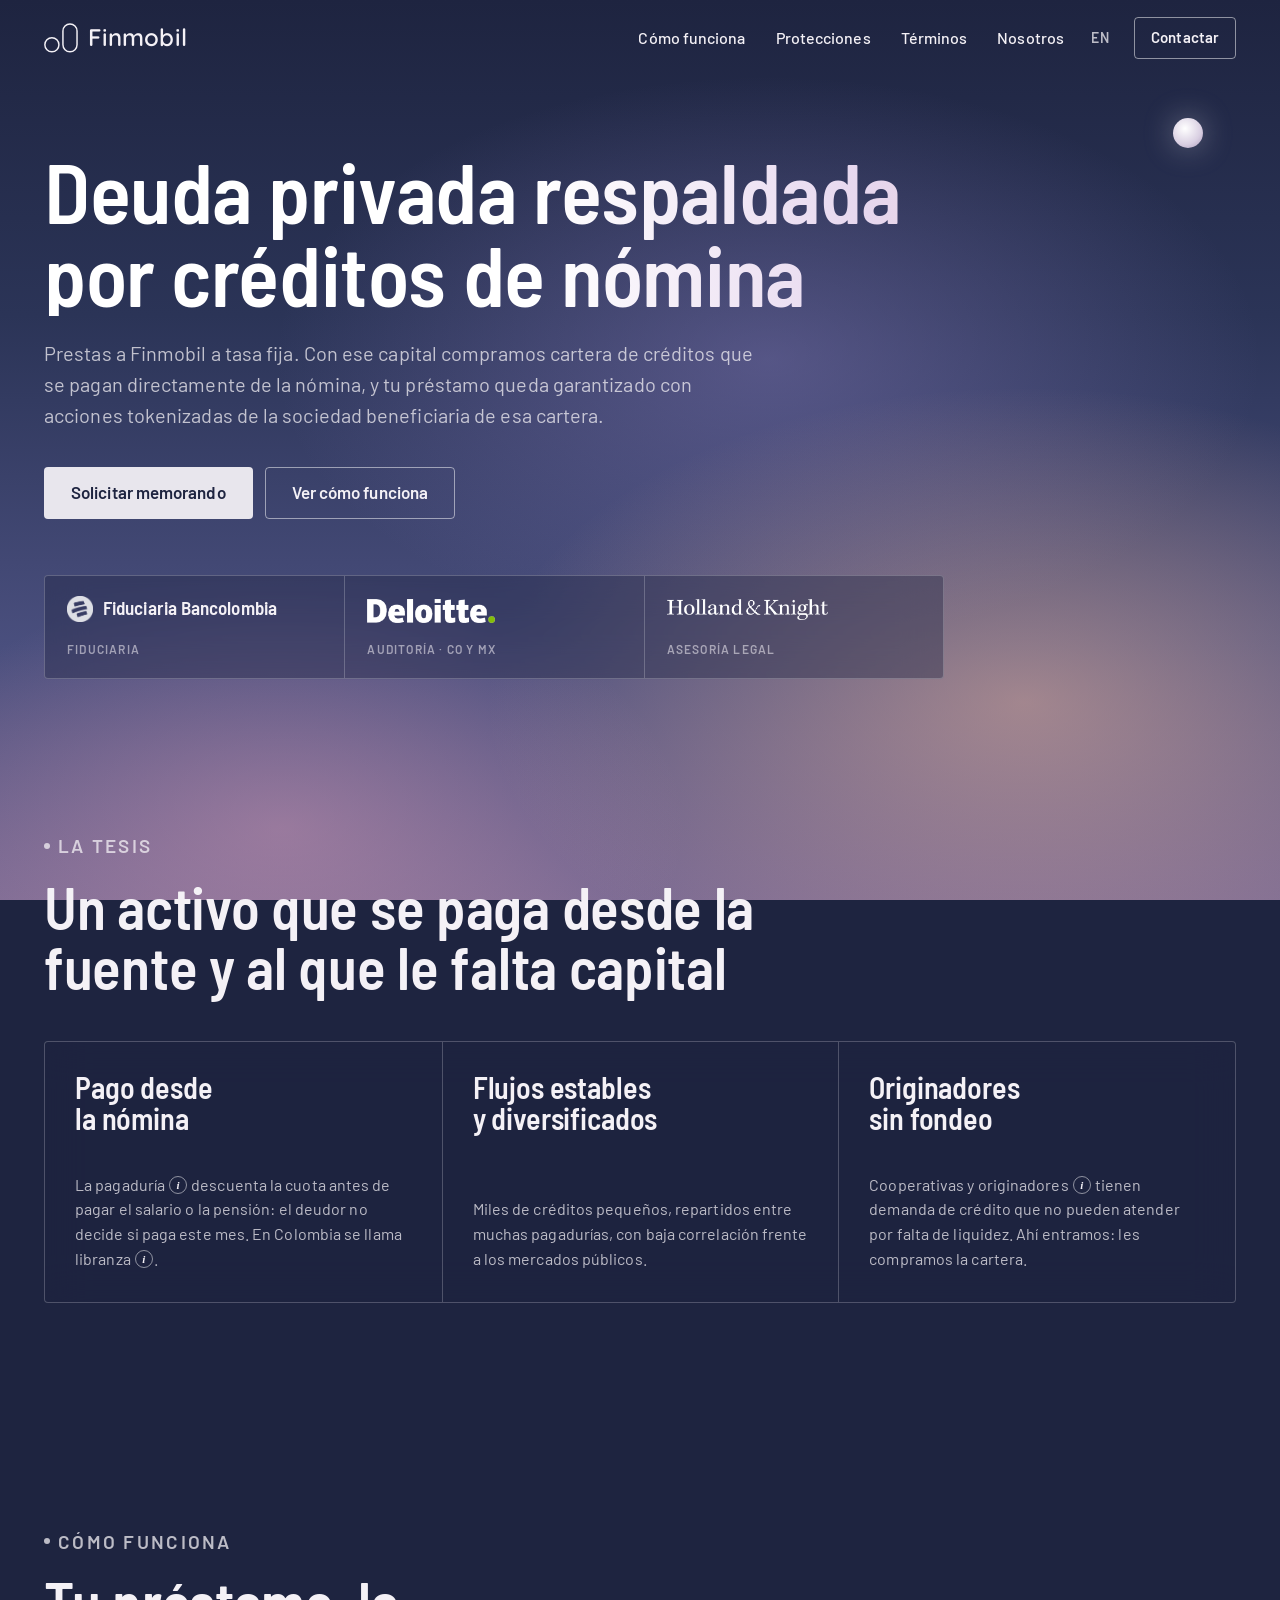
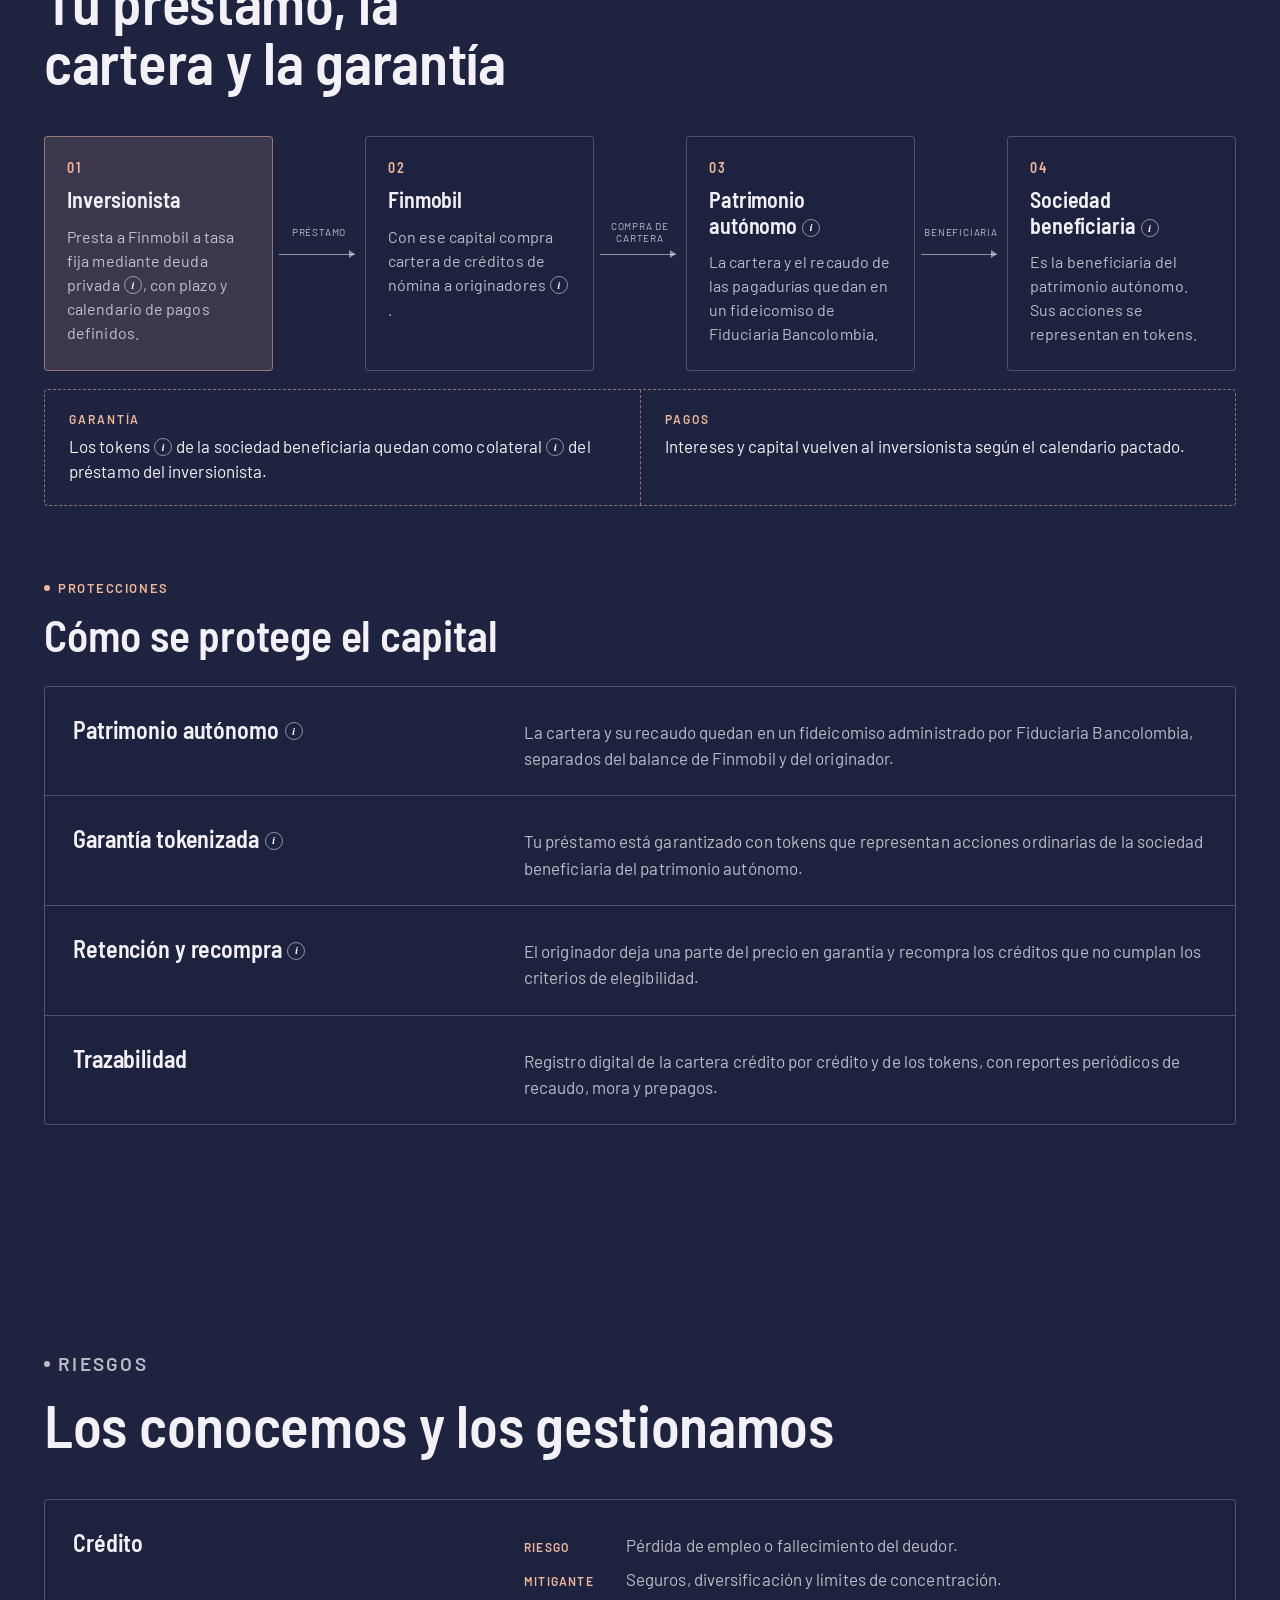
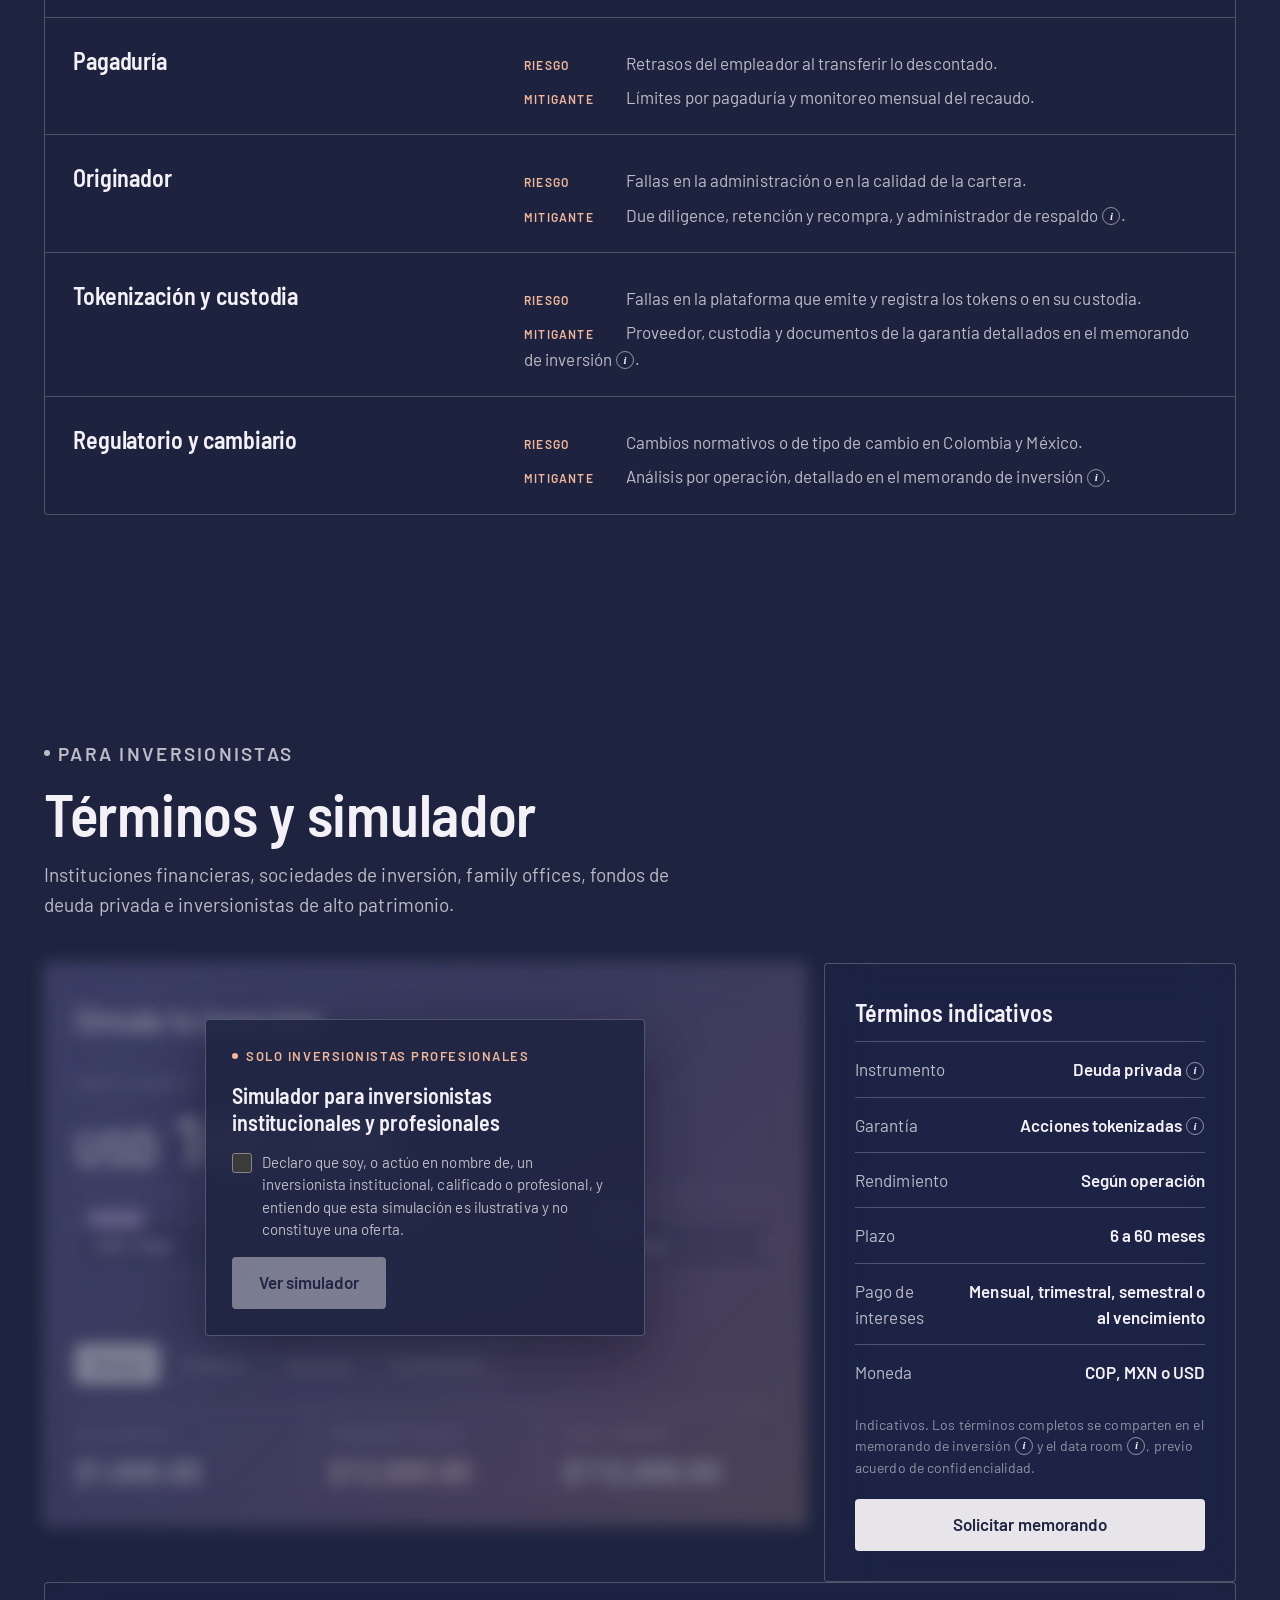
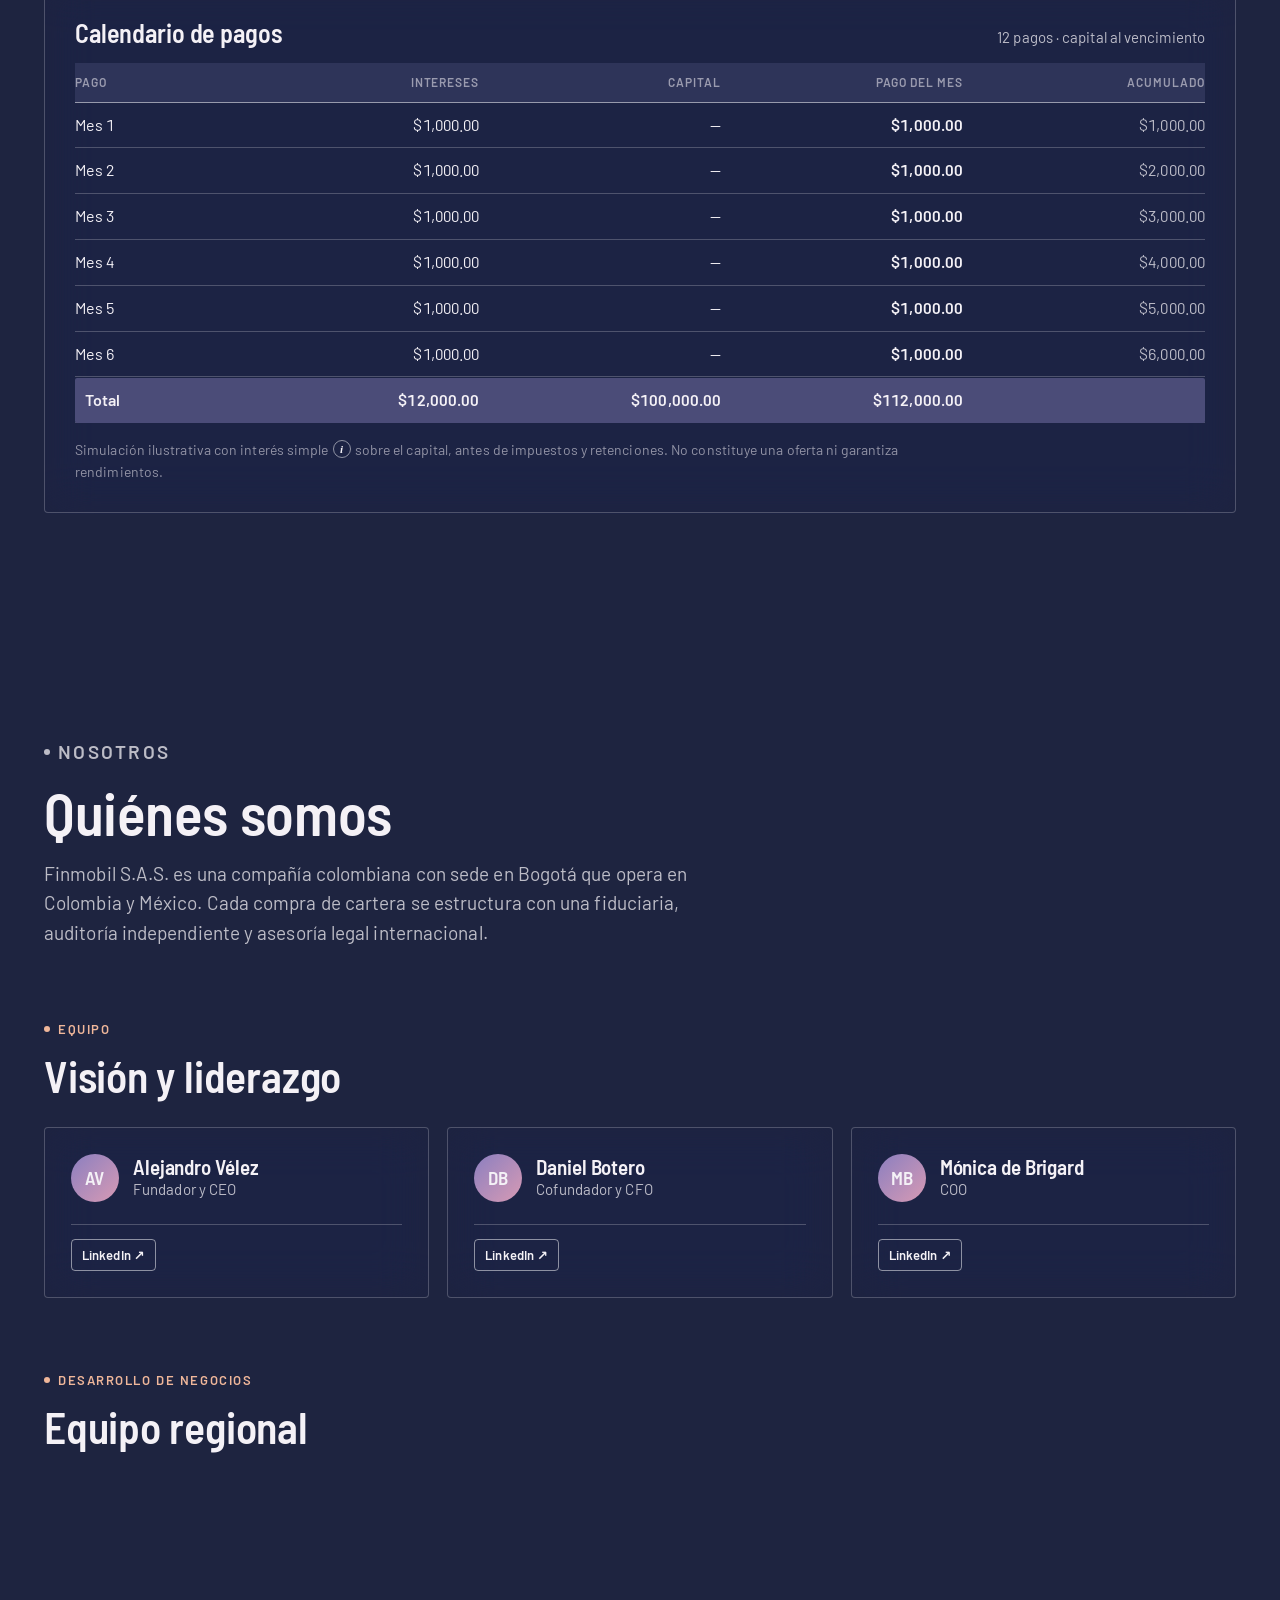
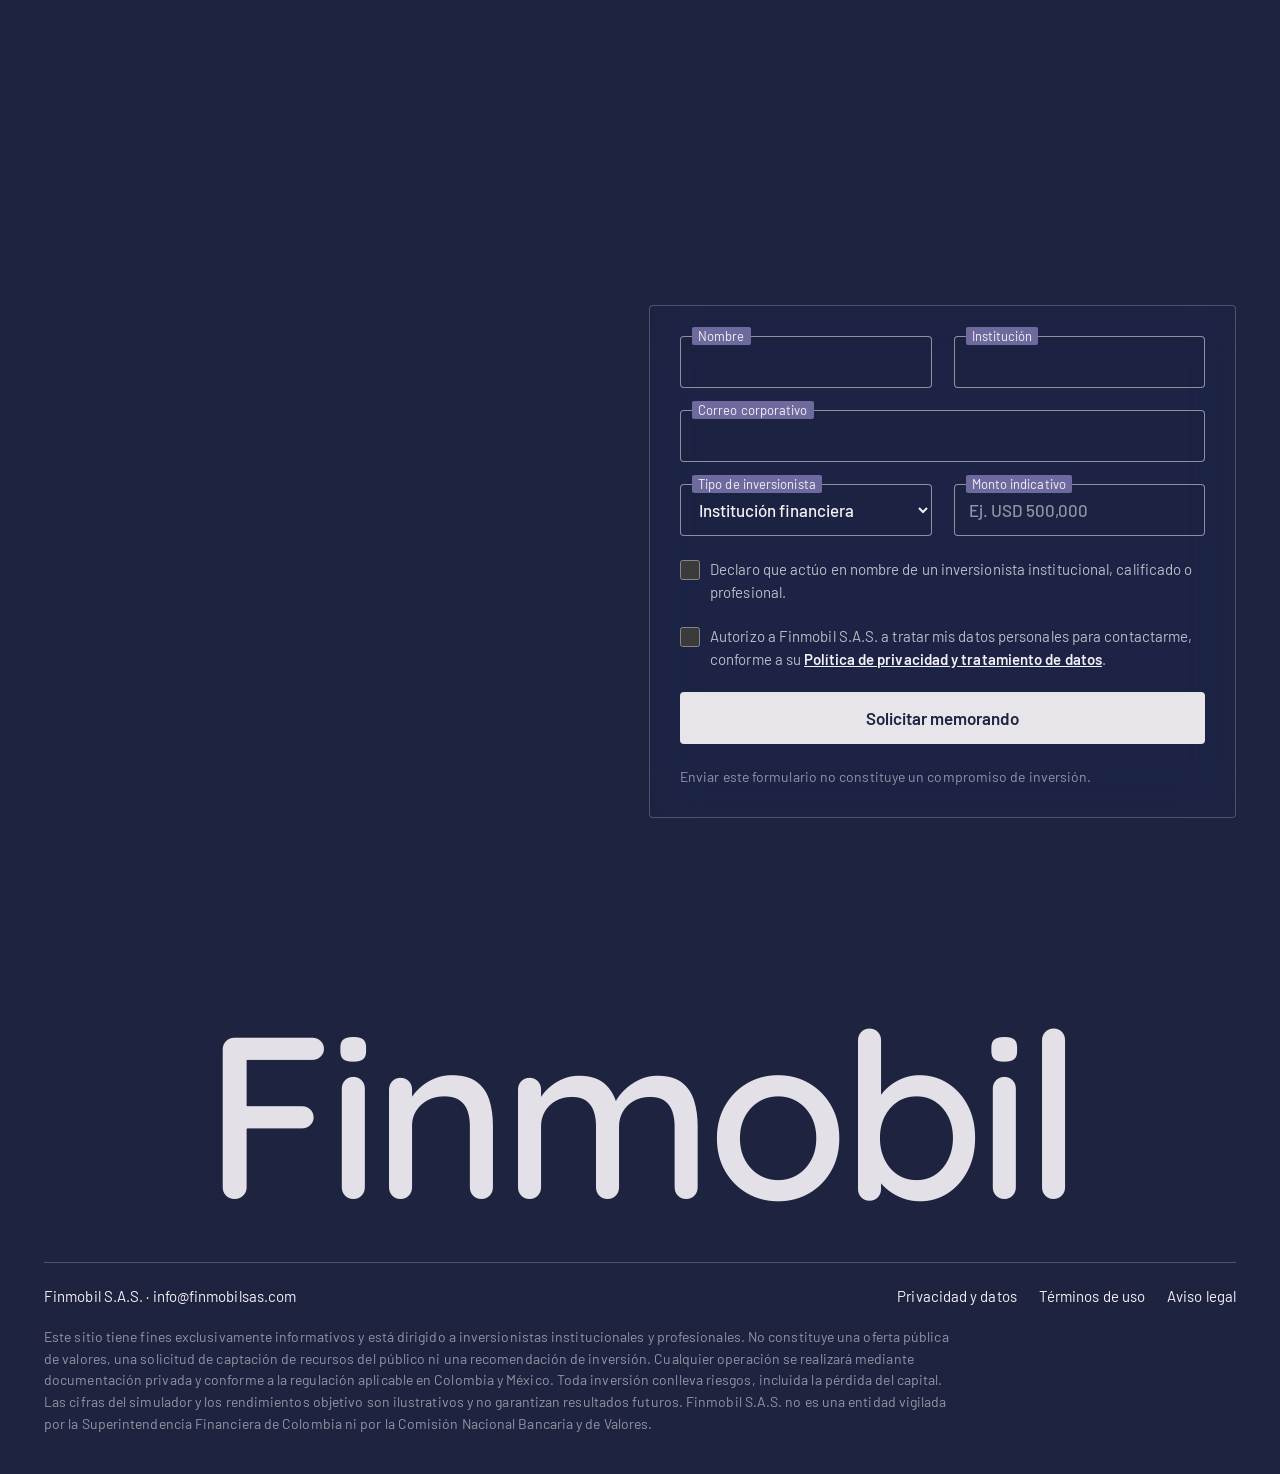
<file: index.html>
<!doctype html>
<html lang="es">
<head>
<meta charset="utf-8">
<meta name="viewport" content="width=device-width, initial-scale=1, viewport-fit=cover">
<title>Finmobil — Deuda privada respaldada por créditos de nómina</title>
<meta name="description" content="Deuda privada a tasa fija para inversionistas institucionales y profesionales, respaldada por cartera de créditos de nómina en Colombia y México y garantizada con acciones tokenizadas.">
<meta property="og:title" content="Finmobil — Deuda privada respaldada por créditos de nómina">
<meta property="og:description" content="Deuda privada a tasa fija para inversionistas institucionales y profesionales, respaldada por cartera de créditos de nómina en Colombia y México y garantizada con acciones tokenizadas.">
<meta property="og:type" content="website">
<meta name="theme-color" content="#1E2440">
<link rel="icon" href="favicon.svg" type="image/svg+xml">
<link rel="apple-touch-icon" href="apple-touch-icon.png">
<link rel="preconnect" href="https://fonts.googleapis.com">
<link rel="preconnect" href="https://fonts.gstatic.com" crossorigin>
<link href="https://fonts.googleapis.com/css2?family=Barlow:wght@400;500;600&family=Barlow+Semi+Condensed:wght@500;600&family=Quicksand:wght@600&display=swap" rel="stylesheet">
<link rel="stylesheet" href="style.css">
<link rel="alternate" hreflang="es" href="https://finmobilsas.com/">
<link rel="alternate" hreflang="en" href="https://finmobilsas.com/en/">
<link rel="alternate" hreflang="x-default" href="https://finmobilsas.com/">
</head>
<body>

<header class="header" id="header">
  <div class="wrap">
    <a href="#inicio" class="brand" aria-label="Finmobil, inicio">
      <svg aria-hidden="true" viewBox="112 62 280 244" fill="none" stroke="currentColor" stroke-width="12"><circle cx="177" cy="240" r="58"/><rect x="268" y="68" width="116" height="230" rx="58"/></svg>
      <span>Finmobil</span>
    </a>
    <nav class="nav" aria-label="Principal">
      <a href="#como-funciona">Cómo funciona</a>
      <a href="#protecciones">Protecciones</a>
      <a href="#inversionistas">Términos</a>
      <a href="#nosotros">Nosotros</a>
      <a href="en/" class="lang" hreflang="en" lang="en" aria-label="English version">EN</a>
      <a href="#contacto" class="btn btn-line">Contactar</a>
      <button type="button" class="menu-btn" id="menu-btn" aria-expanded="false" aria-controls="mobile-menu" aria-label="Abrir menú"><span></span><span></span></button>
    </nav>
  </div>
  <div class="mobile-menu" id="mobile-menu" hidden>
    <a href="#como-funciona">Cómo funciona</a>
    <a href="#protecciones">Protecciones</a>
    <a href="#riesgos">Riesgos</a>
    <a href="#inversionistas">Términos</a>
    <a href="#simulador">Simulador</a>
    <a href="#nosotros">Nosotros</a>
  </div>
</header>

<main>

<!-- 1 · HERO -->
<section class="hero" id="inicio">
  <div class="moon" aria-hidden="true"></div>
  <div class="wrap">
    <h1>Deuda privada respaldada por créditos de nómina</h1>
    <p class="hero-lead">Prestas a Finmobil a tasa fija. Con ese capital compramos cartera de créditos que se pagan directamente de la nómina, y tu préstamo queda garantizado con acciones tokenizadas de la sociedad beneficiaria de esa cartera.</p>
    <div class="hero-cta">
      <a href="#contacto" class="btn btn-light">Solicitar memorando</a>
      <a href="#como-funciona" class="btn btn-line">Ver cómo funciona</a>
    </div>
    <div class="proof" id="aliados" aria-label="Aliados y asesores">
      <div><span class="bc"><img src="assets/fiduciaria-bancolombia-white.png" alt="" width="26" height="26">Fiduciaria Bancolombia</span><p class="k">Fiduciaria</p></div>
      <div><img src="assets/deloitte-white.png" alt="Deloitte" style="height:24px"><p class="k">Auditoría · CO y MX</p></div>
      <div><img src="assets/holland-knight-white.png" alt="Holland &amp; Knight" style="height:21px"><p class="k">Asesoría legal</p></div>
    </div>
  </div>
</section>

<!-- 2 · TESIS -->
<section class="section" id="tesis">
  <div class="wrap">
    <div class="section-head reveal">
      <p class="tag">La tesis</p>
      <h2>Un activo que se paga desde la fuente y al que le falta capital</h2>
    </div>
    <div class="grid-3 reveal">
      <article><h3>Pago desde<br>la nómina</h3><p>La pagaduría <button type="button" class="info" aria-label="¿Qué es pagaduría?" data-tip-title="Pagaduría" data-tip="Entidad que paga la nómina o la pensión (un empleador público o privado, o un fondo de pensiones). Descuenta la cuota antes de pagar al trabajador y la transfiere al acreedor. En México: dependencia o entidad pagadora.">i</button> descuenta la cuota antes de pagar el salario o la pensión: el deudor no decide si paga este mes. En Colombia se llama libranza <button type="button" class="info" aria-label="¿Qué es libranza?" data-tip-title="Libranza" data-tip="Nombre legal en Colombia del crédito que se paga con descuento directo de la nómina o la pensión (Ley 1527 de 2012). En México se conoce como crédito con descuento vía nómina.">i</button>.</p></article>
      <article><h3>Flujos estables<br>y diversificados</h3><p>Miles de créditos pequeños, repartidos entre muchas pagadurías, con baja correlación frente a los mercados públicos.</p></article>
      <article><h3>Originadores<br>sin fondeo</h3><p>Cooperativas y originadores <button type="button" class="info" aria-label="¿Qué es originador?" data-tip-title="Originador" data-tip="Cooperativa, fintech o entidad financiera que otorga el crédito al trabajador o pensionado y después vende esa cartera.">i</button> tienen demanda de crédito que no pueden atender por falta de liquidez. Ahí entramos: les compramos la cartera.</p></article>
    </div>
  </div>
</section>

<!-- 3 · CÓMO FUNCIONA + PROTECCIONES -->
<section class="section" id="como-funciona">
  <div class="wrap">
    <div class="section-head reveal">
      <p class="tag">Cómo funciona</p>
      <h2>Tu préstamo, la cartera y la garantía</h2>
    </div>
    <div class="struct reveal" id="estructura">
      <div class="node"><span class="nn">01</span><h3>Inversionista</h3><p>Presta a Finmobil a tasa fija mediante deuda privada <button type="button" class="info" aria-label="¿Qué es deuda privada?" data-tip-title="Deuda privada" data-tip="Préstamo directo de inversionistas a una compañía, fuera del mercado público de valores, con tasa, plazo y calendario de pagos pactados por contrato.">i</button>, con plazo y calendario de pagos definidos.</p></div>
      <div class="arrow" aria-hidden="true"><span>Préstamo</span></div>
      <div class="node"><span class="nn">02</span><h3>Finmobil</h3><p>Con ese capital compra cartera de créditos de nómina a originadores <button type="button" class="info" aria-label="¿Qué es originador?" data-tip-title="Originador" data-tip="Cooperativa, fintech o entidad financiera que otorga el crédito al trabajador o pensionado y después vende esa cartera.">i</button>.</p></div>
      <div class="arrow" aria-hidden="true"><span>Compra de cartera</span></div>
      <div class="node"><span class="nn">03</span><h3>Patrimonio autónomo <button type="button" class="info" aria-label="¿Qué es patrimonio autónomo?" data-tip-title="Patrimonio autónomo" data-tip="Fideicomiso administrado por una fiduciaria. La cartera y su recaudo quedan separados legalmente del balance de Finmobil y del originador: si a alguno le va mal, sus acreedores no pueden tocar esos activos.">i</button></h3><p>La cartera y el recaudo de las pagadurías quedan en un fideicomiso de Fiduciaria Bancolombia.</p></div>
      <div class="arrow" aria-hidden="true"><span>Beneficiaria</span></div>
      <div class="node"><span class="nn">04</span><h3>Sociedad beneficiaria <button type="button" class="info" aria-label="¿Qué es sociedad beneficiaria?" data-tip-title="Sociedad beneficiaria" data-tip="Empresa que es la beneficiaria del patrimonio autónomo: tiene derecho a los flujos de la cartera una vez cubiertos los costos de la estructura.">i</button></h3><p>Es la beneficiaria del patrimonio autónomo. Sus acciones se representan en tokens.</p></div>
    </div>
    <div class="loop reveal">
      <p><span class="k">Garantía</span>Los tokens <button type="button" class="info" aria-label="¿Qué es token?" data-tip-title="Token" data-tip="Registro digital que representa la titularidad de un activo, en este caso acciones ordinarias de la sociedad beneficiaria. Permite transferir y verificar esa titularidad de forma trazable.">i</button> de la sociedad beneficiaria quedan como colateral <button type="button" class="info" aria-label="¿Qué es colateral?" data-tip-title="Colateral" data-tip="Garantía del préstamo. Si Finmobil incumple, el inversionista puede ejecutar la garantía sobre los tokens y, con ellos, sobre las acciones que representan.">i</button> del préstamo del inversionista.</p>
      <p><span class="k">Pagos</span>Intereses y capital vuelven al inversionista según el calendario pactado.</p>
    </div>

    <div class="sub-head reveal" id="protecciones">
      <p class="tag">Protecciones</p>
      <h2>Cómo se protege el capital</h2>
    </div>
    <div class="rows reveal">
      <div><h3>Patrimonio autónomo <button type="button" class="info" aria-label="¿Qué es patrimonio autónomo?" data-tip-title="Patrimonio autónomo" data-tip="Fideicomiso administrado por una fiduciaria. La cartera y su recaudo quedan separados legalmente del balance de Finmobil y del originador: si a alguno le va mal, sus acreedores no pueden tocar esos activos.">i</button></h3><p>La cartera y su recaudo quedan en un fideicomiso administrado por Fiduciaria Bancolombia, separados del balance de Finmobil y del originador.</p></div>
      <div><h3>Garantía tokenizada <button type="button" class="info" aria-label="¿Qué es colateral?" data-tip-title="Colateral" data-tip="Garantía del préstamo. Si Finmobil incumple, el inversionista puede ejecutar la garantía sobre los tokens y, con ellos, sobre las acciones que representan.">i</button></h3><p>Tu préstamo está garantizado con tokens que representan acciones ordinarias de la sociedad beneficiaria del patrimonio autónomo.</p></div>
      <div><h3>Retención y recompra <button type="button" class="info" aria-label="¿Qué es retención y recompra?" data-tip-title="Retención y recompra" data-tip="Retención (holdback): parte del precio de compra que se le paga al originador solo si la cartera se comporta como se esperaba. Recompra: obligación del originador de recomprar los créditos que no cumplan los criterios pactados.">i</button></h3><p>El originador deja una parte del precio en garantía y recompra los créditos que no cumplan los criterios de elegibilidad.</p></div>
      <div><h3>Trazabilidad</h3><p>Registro digital de la cartera crédito por crédito y de los tokens, con reportes periódicos de recaudo, mora y prepagos.</p></div>
    </div>
  </div>
</section>

<!-- 4 · RIESGOS -->
<section class="section" id="riesgos">
  <div class="wrap">
    <div class="section-head reveal">
      <p class="tag">Riesgos</p>
      <h2>Los conocemos y los gestionamos</h2>
    </div>
    <div class="rows reveal">
      <div><h3>Crédito</h3><div class="rm"><p><span class="k">Riesgo</span>Pérdida de empleo o fallecimiento del deudor.</p><p><span class="k">Mitigante</span>Seguros, diversificación y límites de concentración.</p></div></div>
      <div><h3>Pagaduría</h3><div class="rm"><p><span class="k">Riesgo</span>Retrasos del empleador al transferir lo descontado.</p><p><span class="k">Mitigante</span>Límites por pagaduría y monitoreo mensual del recaudo.</p></div></div>
      <div><h3>Originador</h3><div class="rm"><p><span class="k">Riesgo</span>Fallas en la administración o en la calidad de la cartera.</p><p><span class="k">Mitigante</span>Due diligence, retención y recompra, y administrador de respaldo <button type="button" class="info" aria-label="¿Qué es administrador de respaldo?" data-tip-title="Administrador de respaldo" data-tip="Backup servicer: entidad lista para asumir el cobro y la administración de la cartera si el originador deja de hacerlo.">i</button>.</p></div></div>
      <div><h3>Tokenización y custodia</h3><div class="rm"><p><span class="k">Riesgo</span>Fallas en la plataforma que emite y registra los tokens o en su custodia.</p><p><span class="k">Mitigante</span>Proveedor, custodia y documentos de la garantía detallados en el memorando de inversión <button type="button" class="info" aria-label="¿Qué es memorando de inversión?" data-tip-title="Memorando de inversión" data-tip="Documento confidencial con los términos completos, la estructura, el modelo financiero y los riesgos de cada operación.">i</button>.</p></div></div>
      <div><h3>Regulatorio y cambiario</h3><div class="rm"><p><span class="k">Riesgo</span>Cambios normativos o de tipo de cambio en Colombia y México.</p><p><span class="k">Mitigante</span>Análisis por operación, detallado en el memorando de inversión <button type="button" class="info" aria-label="¿Qué es memorando de inversión?" data-tip-title="Memorando de inversión" data-tip="Documento confidencial con los términos completos, la estructura, el modelo financiero y los riesgos de cada operación.">i</button>.</p></div></div>
    </div>
  </div>
</section>

<!-- 5 · INVERSIONISTAS: términos + simulador + calendario -->
<section class="section" id="inversionistas">
  <div class="wrap">
    <div class="section-head reveal">
      <p class="tag">Para inversionistas</p>
      <h2>Términos y simulador</h2>
      <p>Instituciones financieras, sociedades de inversión, family offices, fondos de deuda privada e inversionistas de alto patrimonio.</p>
    </div>
    <div class="inv-grid">
      <aside class="card terms reveal">
        <h3>Términos indicativos</h3>
        <div><span>Instrumento</span><span>Deuda privada <button type="button" class="info" aria-label="¿Qué es deuda privada?" data-tip-title="Deuda privada" data-tip="Préstamo directo de inversionistas a una compañía, fuera del mercado público de valores, con tasa, plazo y calendario de pagos pactados por contrato.">i</button></span></div>
        <div><span>Garantía</span><span>Acciones tokenizadas <button type="button" class="info" aria-label="¿Qué es token?" data-tip-title="Token" data-tip="Registro digital que representa la titularidad de un activo, en este caso acciones ordinarias de la sociedad beneficiaria. Permite transferir y verificar esa titularidad de forma trazable.">i</button></span></div>
        <div><span>Rendimiento</span><span>Según operación</span></div>
        <div><span>Plazo</span><span>6 a 60 meses</span></div>
        <div><span>Pago de intereses</span><span>Mensual, trimestral, semestral o al vencimiento</span></div>
        <div><span>Moneda</span><span>COP, MXN o USD</span></div>
        <small>Indicativos. Los términos completos se comparten en el memorando de inversión <button type="button" class="info" aria-label="¿Qué es memorando de inversión?" data-tip-title="Memorando de inversión" data-tip="Documento confidencial con los términos completos, la estructura, el modelo financiero y los riesgos de cada operación.">i</button> y el data room <button type="button" class="info" aria-label="¿Qué es data room?" data-tip-title="Data room" data-tip="Repositorio digital confidencial con la documentación de la operación: contratos, historial de la cartera y modelo financiero.">i</button>, previo acuerdo de confidencialidad.</small>
        <a href="#contacto" class="btn btn-light">Solicitar memorando</a>
      </aside>
      <div class="sim-block" id="simulador" data-gate>
        <div class="card card-dawn" id="inversionistas-visor">
          <h3 class="sim-title">Simula tu inversión</h3>
          <div class="amount">
                <label for="sim-monto" class="k">Monto a invertir</label>
                <div class="amount-line"><span class="cur" id="amount-cur" aria-hidden="true">USD</span><input id="sim-monto" type="text" inputmode="numeric" autocomplete="off" value="100,000"></div>
              </div>

              <div class="controls">
                <div class="field notch"><label for="sim-moneda">Moneda</label>
                  <select id="sim-moneda" class="input"><option value="USD">USD · Dólar</option><option value="COP">COP · Peso colombiano</option><option value="MXN">MXN · Peso mexicano</option></select></div>
                <div class="field f-rate">
                  <div class="notch"><label for="sim-tasa">Tasa anual · 6% a 24%</label>
                    <input id="sim-tasa" class="input" type="number" min="6" max="24" step="0.1" inputmode="decimal" placeholder="Ej. 12" value="12" aria-describedby="sim-tasa-aviso"></div>
                  <input id="sim-tasa-rango" type="range" min="6" max="24" step="0.5" value="12" aria-label="Tasa anual, deslizador">
                  <div class="range-scale" aria-hidden="true"><span>6%</span><span>15%</span><span>24%</span></div>
                  <p id="sim-tasa-aviso" class="warn" role="alert" hidden>La tasa debe estar entre 6% y 24% anual.</p>
                </div>
                <div class="field notch"><label for="sim-plazo">Plazo</label>
                  <select id="sim-plazo" class="input"><option value="6">6 meses</option><option value="12" selected>12 meses</option><option value="18">18 meses</option><option value="24">24 meses</option><option value="36">36 meses</option><option value="48">48 meses</option><option value="60">60 meses</option></select></div>
              </div>

              <div id="sim-freq" class="freq-group" role="group" aria-label="Pago de intereses">
                <button type="button" class="freq" data-f="1" aria-pressed="true">Mensual</button>
                <button type="button" class="freq" data-f="3" aria-pressed="false">Trimestral</button>
                <button type="button" class="freq" data-f="6" aria-pressed="false">Semestral</button>
                <button type="button" class="freq" data-f="0" aria-pressed="false">Al vencimiento</button>
              </div>

              <div class="cells" aria-live="polite">
                <div><p class="k" id="out-per-label">Pago mensual</p><p class="v" id="out-per">—</p></div>
                <div><p class="k">Intereses totales</p><p class="v accent" id="out-int">—</p></div>
                <div><p class="k">Total a recibir</p><p class="v" id="out-total">—</p></div>
              </div>
            </div>
          </div>
        </div>
        <div class="card">
          <div class="schedule-head"><h3 id="sched-title">Calendario de pagos</h3><span id="out-note"></span></div>
          <div id="sched-wrap" hidden>
            <div class="row-head"><span>Pago</span><span>Intereses</span><span>Capital</span><span>Pago del mes</span><span>Acumulado</span></div>
            <div id="sched-rows"></div>
            <div class="row-total"><span>Total</span><span id="tot-int"></span><span id="tot-cap"></span><span id="tot-all"></span><span></span></div>
          </div>
          <p id="sched-empty" style="padding:20px 0;color:var(--muted)">Ingresa el monto y la tasa para ver el calendario.</p>
          <p class="disclaimer">Simulación ilustrativa con interés simple <button type="button" class="info" aria-label="¿Qué es interés simple?" data-tip-title="Interés simple" data-tip="Los intereses se calculan siempre sobre el capital invertido, sin reinvertirse. El capital se devuelve completo al vencimiento.">i</button> sobre el capital, antes de impuestos y retenciones. No constituye una oferta ni garantiza rendimientos.</p>
        </div>
      </div>
    </div>
  </div>
</section>

<!-- 6 · NOSOTROS -->
<section class="section" id="nosotros">
  <div class="wrap">
    <div class="section-head reveal">
      <p class="tag">Nosotros</p>
      <h2>Quiénes somos</h2>
      <p>Finmobil S.A.S. es una compañía colombiana con sede en Bogotá que opera en Colombia y México. Cada compra de cartera se estructura con una fiduciaria, auditoría independiente y asesoría legal internacional.</p>
    </div>
    <div class="sub-head reveal" id="equipo">
      <p class="tag">Equipo</p>
      <h2>Visión y liderazgo</h2>
    </div>
    <div class="partners team">
      <div class="card partner reveal">
        <div class="partner-mark person"><div class="avatar" aria-hidden="true">AV</div><div><h3>Alejandro Vélez</h3><p>Fundador y CEO</p></div></div>
        <div class="partner-foot">
          <!-- Pendiente: URL de LinkedIn -->
          <a class="li-btn" href="#" target="_blank" rel="noopener" aria-label="Perfil de LinkedIn de Alejandro Vélez">LinkedIn ↗</a>
        </div>
      </div>
      <div class="card partner reveal d1">
        <div class="partner-mark person"><div class="avatar" aria-hidden="true">DB</div><div><h3>Daniel Botero</h3><p>Cofundador y CFO</p></div></div>
        <div class="partner-foot">
          <!-- Pendiente: URL de LinkedIn -->
          <a class="li-btn" href="#" target="_blank" rel="noopener" aria-label="Perfil de LinkedIn de Daniel Botero">LinkedIn ↗</a>
        </div>
      </div>
      <div class="card partner reveal d2">
        <div class="partner-mark person"><div class="avatar" aria-hidden="true">MB</div><div><h3>Mónica de Brigard</h3><p>COO</p></div></div>
        <div class="partner-foot">
          <!-- Pendiente: URL de LinkedIn -->
          <a class="li-btn" href="#" target="_blank" rel="noopener" aria-label="Perfil de LinkedIn de Mónica de Brigard">LinkedIn ↗</a>
        </div>
      </div>
    </div>
    <div class="sub-head reveal" id="desarrollo">
      <p class="tag">Desarrollo de negocios</p>
      <h2>Equipo regional</h2>
    </div>
    <div class="partners regional">
      <div class="card partner reveal">
        <div class="partner-mark person"><div class="avatar" aria-hidden="true">SQ</div><div><h3>Santiago Quintana</h3><p>Director de Desarrollo de Negocios</p></div></div>
        <div class="partner-foot">
          <p class="k">Colombia</p>
          <!-- Pendiente: URL de LinkedIn -->
          <a class="li-btn" href="#" target="_blank" rel="noopener" aria-label="Perfil de LinkedIn de Santiago Quintana">LinkedIn ↗</a>
        </div>
      </div>
      <div class="card partner reveal d1">
        <div class="partner-mark person"><div class="avatar" aria-hidden="true">PE</div><div><h3>Patricia Estopier</h3><p>Directora de Desarrollo de Negocios</p></div></div>
        <div class="partner-foot">
          <p class="k">México</p>
          <!-- Pendiente: URL de LinkedIn -->
          <a class="li-btn" href="#" target="_blank" rel="noopener" aria-label="Perfil de LinkedIn de Patricia Estopier">LinkedIn ↗</a>
        </div>
      </div>
      <div class="card partner reveal d2">
        <div class="partner-mark person"><div class="avatar" aria-hidden="true">JC</div><div><h3>Jim Cardins</h3><p>Director de Relación con Family Offices</p></div></div>
        <div class="partner-foot">
          <p class="k">Estados Unidos</p>
          <!-- Pendiente: URL de LinkedIn -->
          <a class="li-btn" href="#" target="_blank" rel="noopener" aria-label="Perfil de LinkedIn de Jim Cardins">LinkedIn ↗</a>
        </div>
      </div>
      <div class="card partner reveal d3">
        <div class="partner-mark person"><div class="avatar" aria-hidden="true">AR</div><div><h3>Andrés Rodríguez</h3><p>Director de Desarrollo de Negocios</p></div></div>
        <div class="partner-foot">
          <p class="k">Canadá</p>
          <!-- Pendiente: URL de LinkedIn -->
          <a class="li-btn" href="#" target="_blank" rel="noopener" aria-label="Perfil de LinkedIn de Andrés Rodríguez">LinkedIn ↗</a>
        </div>
      </div>
    </div>
  </div>
</section>

<!-- CONTACTO -->
<section class="section" id="contacto">
  <div class="wrap contact">
    <div class="reveal">
      <p class="tag" style="margin-bottom:18px">Inversionistas</p>
      <h2>Solicita el memorando de inversión</h2>
      <p class="lead">Cuéntanos sobre tu institución. Te contactaremos para agendar una reunión y compartir el data room.</p>
    </div>
    <form class="card form reveal d1" name="inversionistas" method="POST" action="/gracias.html" data-netlify="true" netlify-honeypot="bot-field">
      <input type="hidden" name="form-name" value="inversionistas">
      <p hidden><label>No llenar <input name="bot-field"></label></p>
      <div class="row2">
        <div class="field notch"><label for="in-nombre">Nombre</label><input id="in-nombre" class="input" name="nombre" type="text" required autocomplete="name"></div>
        <div class="field notch"><label for="in-entidad">Institución</label><input id="in-entidad" class="input" name="institucion" type="text" required autocomplete="organization"></div>
      </div>
      <div class="field notch"><label for="in-email">Correo corporativo</label><input id="in-email" class="input" name="correo" type="email" required autocomplete="email"></div>
      <div class="row2">
        <div class="field notch"><label for="in-tipo">Tipo de inversionista</label><select id="in-tipo" class="input" name="tipo_inversionista"><option>Institución financiera</option><option>Sociedad de inversión</option><option>Family office</option><option>Alto patrimonio</option><option>Fondo de deuda privada</option></select></div>
        <div class="field notch"><label for="in-monto">Monto indicativo</label><input id="in-monto" class="input" name="monto_indicativo" type="text" placeholder="Ej. USD 500,000"></div>
      </div>
      <label class="check"><input name="declaracion_inversionista" value="si" type="checkbox" required><span>Declaro que actúo en nombre de un inversionista institucional, calificado o profesional.</span></label>
      <label class="check"><input name="autorizacion_datos" value="si" type="checkbox" required><span>Autorizo a Finmobil S.A.S. a tratar mis datos personales para contactarme, conforme a su <a href="legal.html#privacidad">Política de privacidad y tratamiento de datos</a>.</span></label>
      <button type="submit" class="btn btn-light">Solicitar memorando</button>
      <small>Enviar este formulario no constituye un compromiso de inversión.</small>
    </form>
  </div>
</section>

</main>

<footer class="footer">
  <div class="wrap">
    <p class="big" aria-hidden="true">Finmobil</p>
    <div class="footer-row">
      <span>Finmobil S.A.S. · <a href="mailto:info@finmobilsas.com">info@finmobilsas.com</a></span>
      <nav aria-label="Legal">
        <a href="legal.html#privacidad">Privacidad y datos</a>
        <a href="legal.html#terminos">Términos de uso</a>
        <a href="legal.html#aviso-legal">Aviso legal</a>
      </nav>
    </div>
    <p class="legal-note">Este sitio tiene fines exclusivamente informativos y está dirigido a inversionistas institucionales y profesionales. No constituye una oferta pública de valores, una solicitud de captación de recursos del público ni una recomendación de inversión. Cualquier operación se realizará mediante documentación privada y conforme a la regulación aplicable en Colombia y México. Toda inversión conlleva riesgos, incluida la pérdida del capital. Las cifras del simulador y los rendimientos objetivo son ilustrativos y no garantizan resultados futuros. Finmobil S.A.S. no es una entidad vigilada por la Superintendencia Financiera de Colombia ni por la Comisión Nacional Bancaria y de Valores.</p>
  </div>
</footer>

<script src="simulador.js"></script>
<script src="site.js"></script>
</body>
</html>
</file>
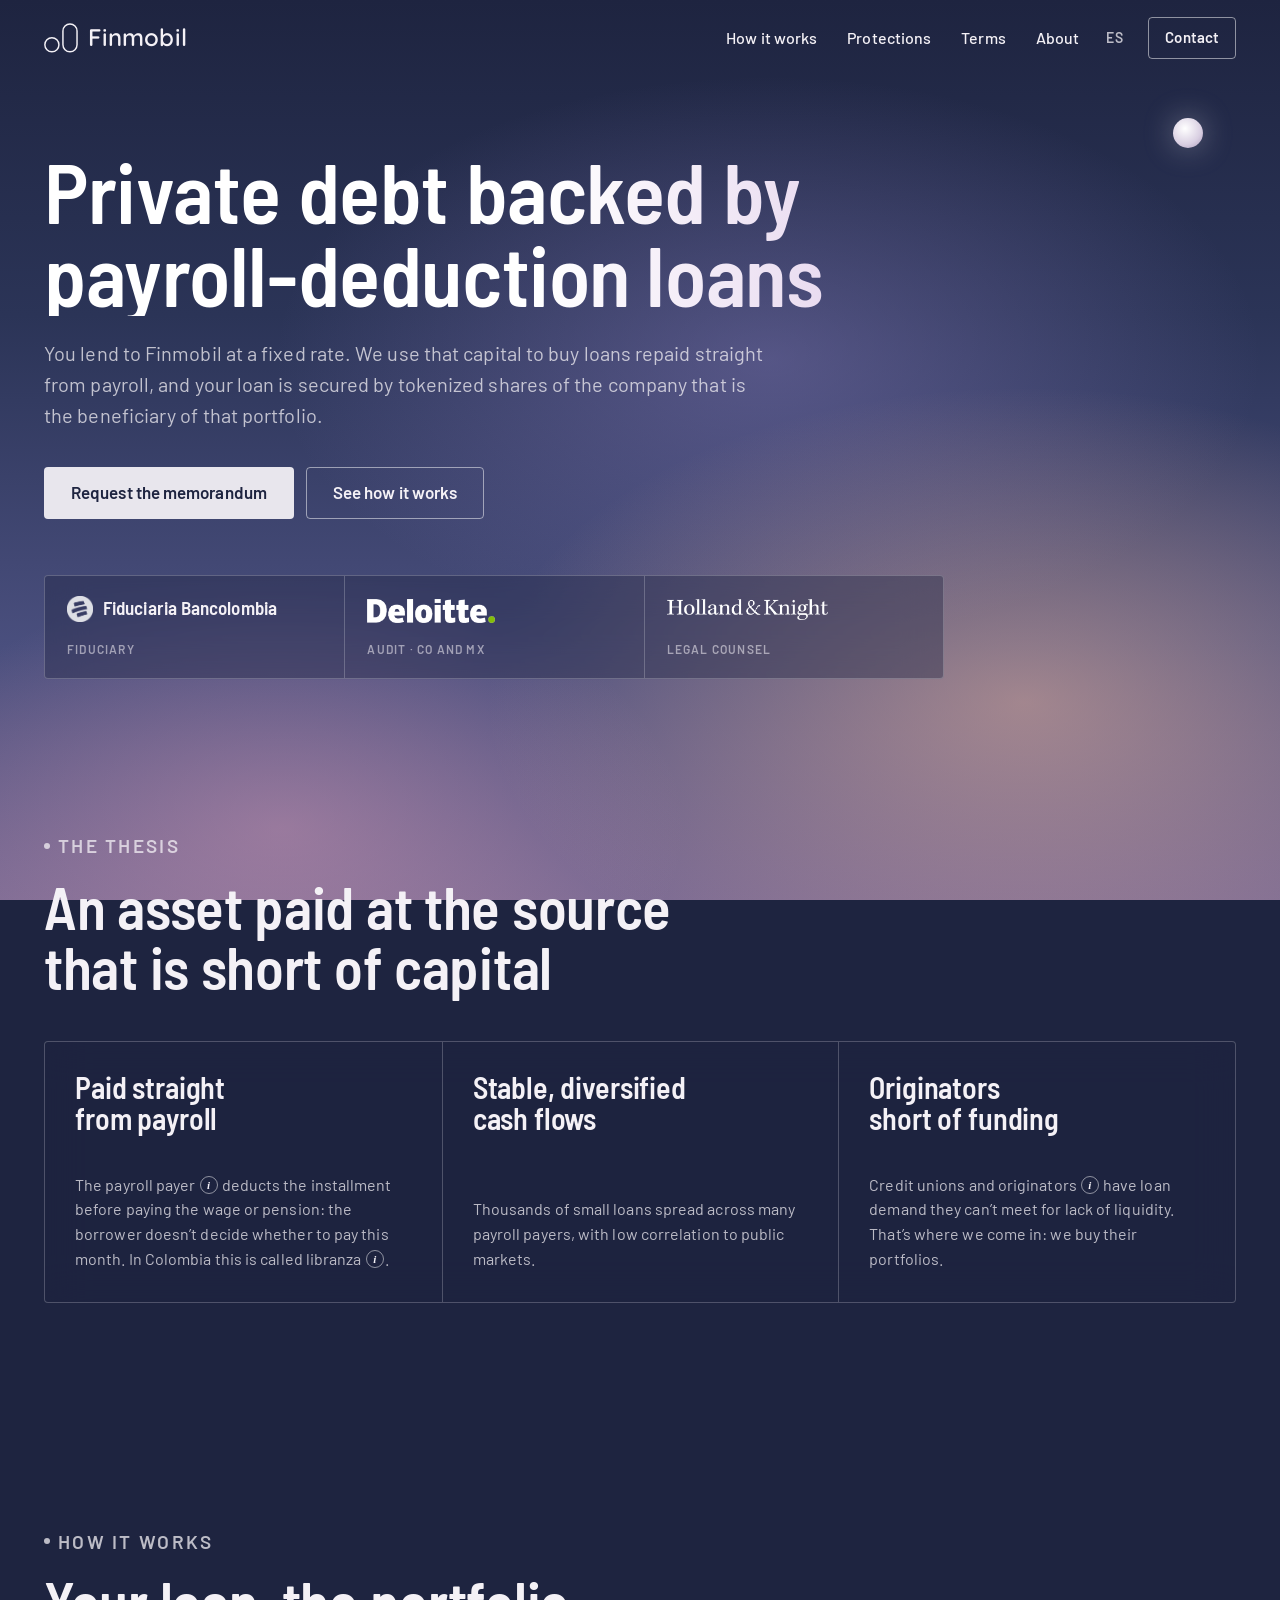
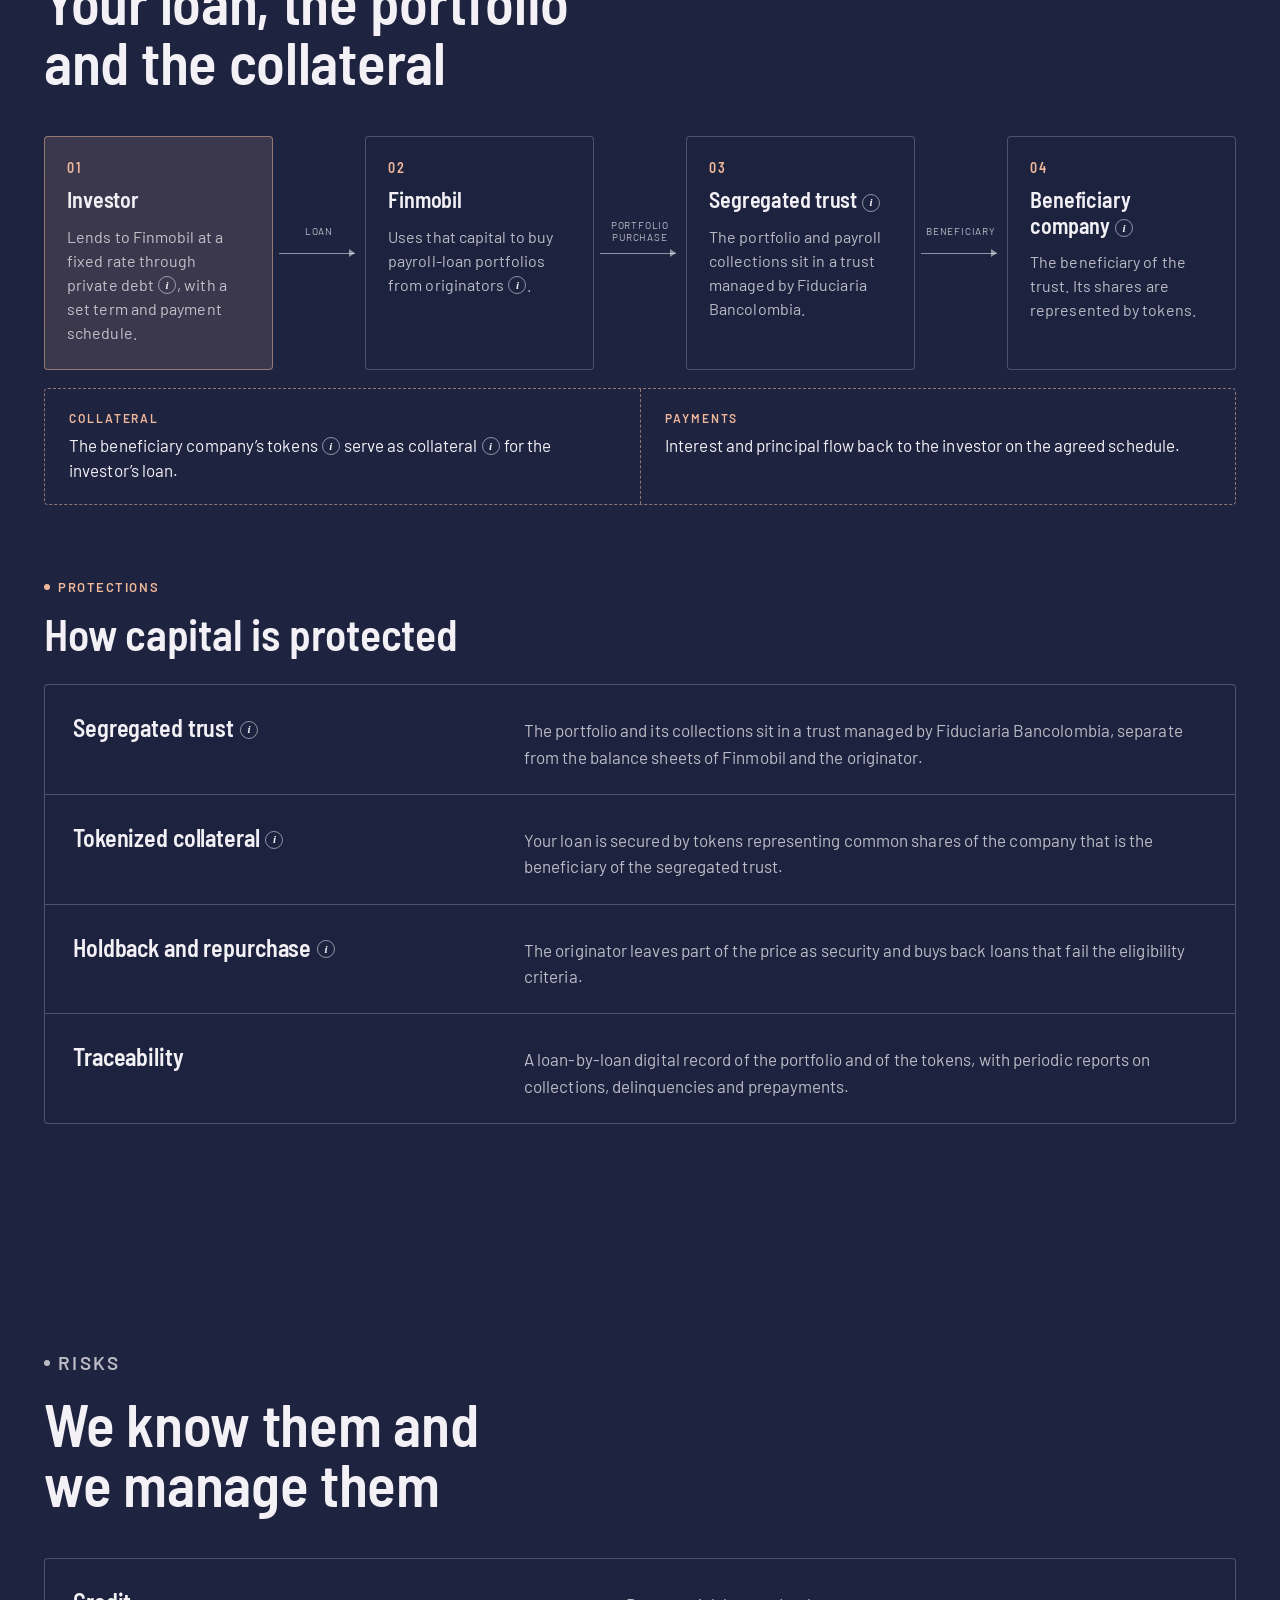
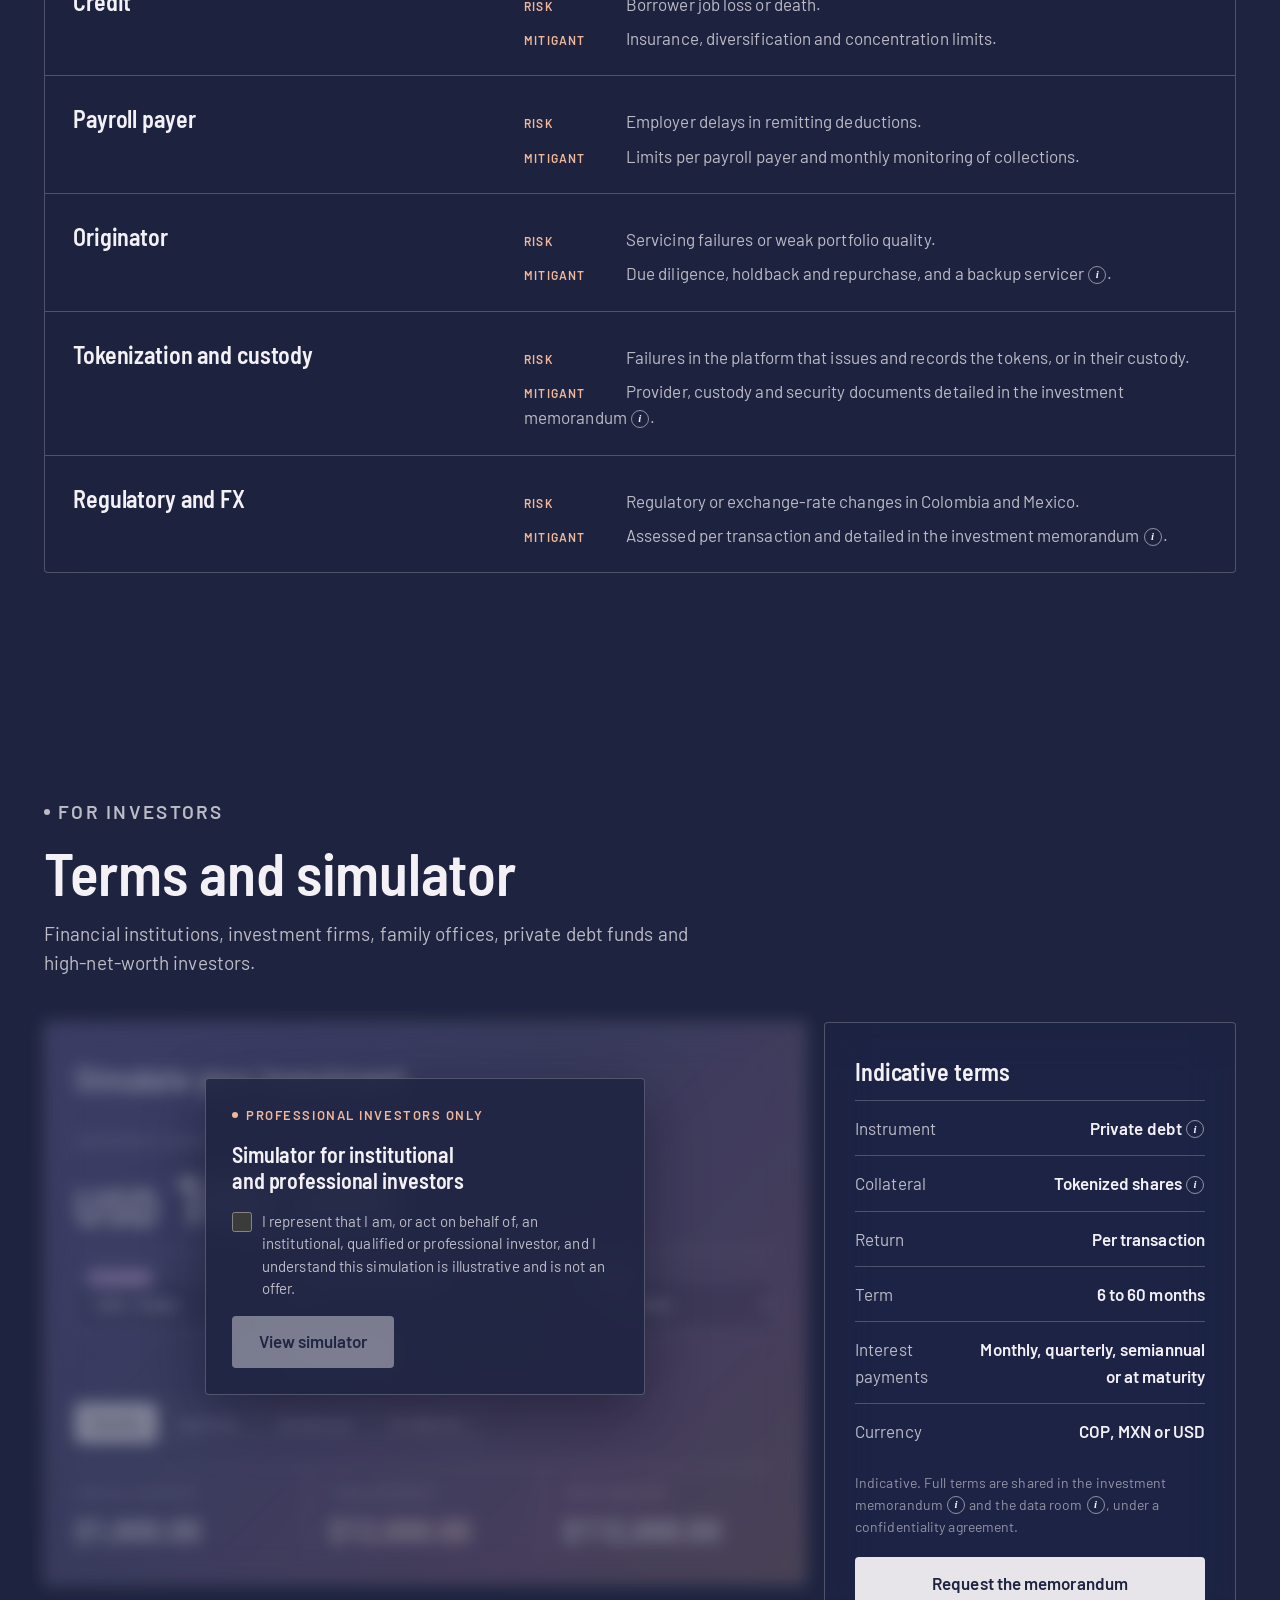
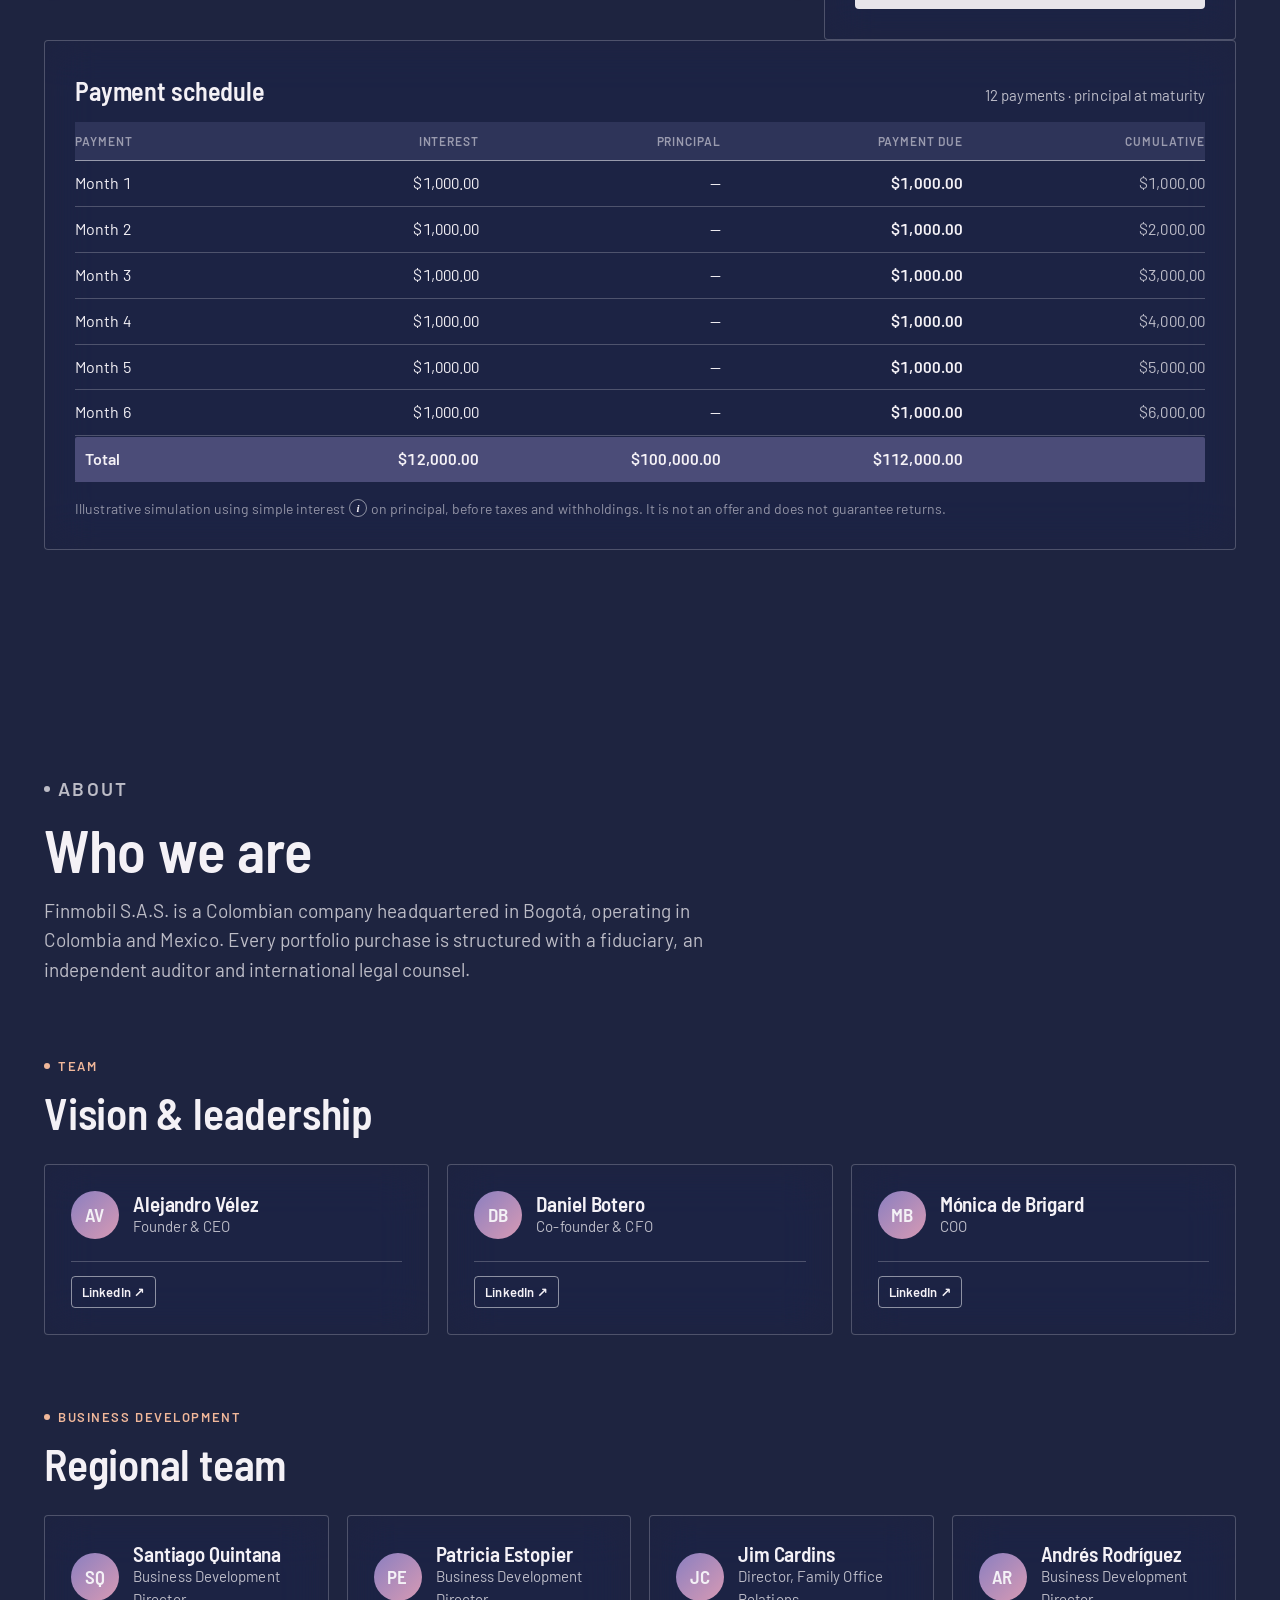
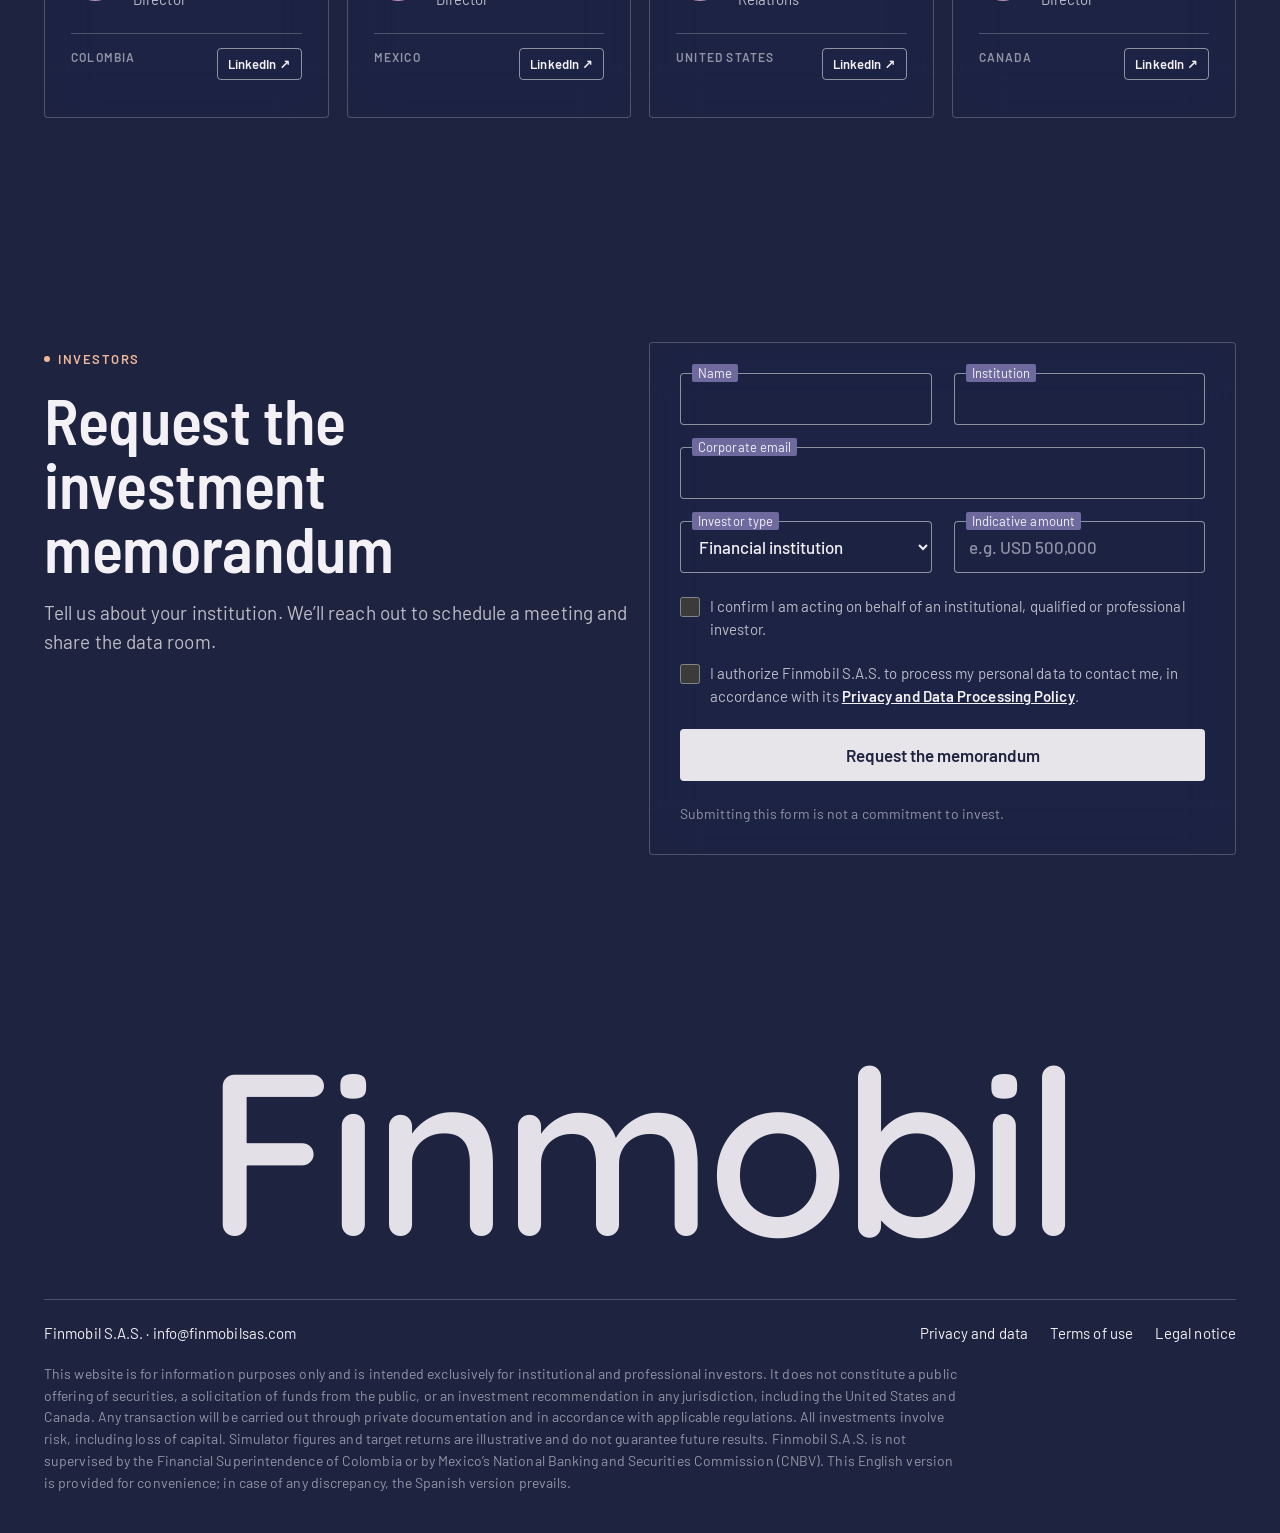
<file: en/index.html>
<!doctype html>
<html lang="en">
<head>
<meta charset="utf-8">
<meta name="viewport" content="width=device-width, initial-scale=1, viewport-fit=cover">
<title>Finmobil — Private credit backed by payroll-deduction loans</title>
<meta name="description" content="Fixed-rate private debt for institutional and professional investors, backed by payroll-loan portfolios in Colombia and Mexico and secured by tokenized shares.">
<meta property="og:title" content="Finmobil — Private credit backed by payroll-deduction loans">
<meta property="og:description" content="Fixed-rate private debt for institutional and professional investors, backed by payroll-loan portfolios in Colombia and Mexico and secured by tokenized shares.">
<meta property="og:type" content="website">
<meta name="theme-color" content="#1E2440">
<link rel="icon" href="../favicon.svg" type="image/svg+xml">
<link rel="apple-touch-icon" href="../apple-touch-icon.png">
<link rel="preconnect" href="https://fonts.googleapis.com">
<link rel="preconnect" href="https://fonts.gstatic.com" crossorigin>
<link href="https://fonts.googleapis.com/css2?family=Barlow:wght@400;500;600&family=Barlow+Semi+Condensed:wght@500;600&family=Quicksand:wght@600&display=swap" rel="stylesheet">
<link rel="stylesheet" href="../style.css">
<link rel="alternate" hreflang="es" href="https://finmobilsas.com/">
<link rel="alternate" hreflang="en" href="https://finmobilsas.com/en/">
<link rel="alternate" hreflang="x-default" href="https://finmobilsas.com/">
</head>
<body>

<header class="header" id="header">
  <div class="wrap">
    <a href="#inicio" class="brand" aria-label="Finmobil, home">
      <svg aria-hidden="true" viewBox="112 62 280 244" fill="none" stroke="currentColor" stroke-width="12"><circle cx="177" cy="240" r="58"/><rect x="268" y="68" width="116" height="230" rx="58"/></svg>
      <span>Finmobil</span>
    </a>
    <nav class="nav" aria-label="Main">
      <a href="#como-funciona">How it works</a>
      <a href="#protecciones">Protections</a>
      <a href="#inversionistas">Terms</a>
      <a href="#nosotros">About</a>
      <a href="../" class="lang" hreflang="es" lang="es" aria-label="Versión en español">ES</a>
      <a href="#contacto" class="btn btn-line">Contact</a>
      <button type="button" class="menu-btn" id="menu-btn" aria-expanded="false" aria-controls="mobile-menu" aria-label="Open menu"><span></span><span></span></button>
    </nav>
  </div>
  <div class="mobile-menu" id="mobile-menu" hidden>
    <a href="#como-funciona">How it works</a>
    <a href="#protecciones">Protections</a>
    <a href="#riesgos">Risks</a>
    <a href="#inversionistas">Terms</a>
    <a href="#simulador">Simulator</a>
    <a href="#nosotros">About</a>
  </div>
</header>

<main>

<!-- 1 · HERO -->
<section class="hero" id="inicio">
  <div class="moon" aria-hidden="true"></div>
  <div class="wrap">
    <h1>Private debt backed by payroll-deduction loans</h1>
    <p class="hero-lead">You lend to Finmobil at a fixed rate. We use that capital to buy loans repaid straight from payroll, and your loan is secured by tokenized shares of the company that is the beneficiary of that portfolio.</p>
    <div class="hero-cta">
      <a href="#contacto" class="btn btn-light">Request the memorandum</a>
      <a href="#como-funciona" class="btn btn-line">See how it works</a>
    </div>
    <div class="proof" id="aliados" aria-label="Partners and advisors">
      <div><span class="bc"><img src="../assets/fiduciaria-bancolombia-white.png" alt="" width="26" height="26">Fiduciaria Bancolombia</span><p class="k">Fiduciary</p></div>
      <div><img src="../assets/deloitte-white.png" alt="Deloitte" style="height:24px"><p class="k">Audit · CO and MX</p></div>
      <div><img src="../assets/holland-knight-white.png" alt="Holland &amp; Knight" style="height:21px"><p class="k">Legal counsel</p></div>
    </div>
  </div>
</section>

<!-- 2 · THESIS -->
<section class="section" id="tesis">
  <div class="wrap">
    <div class="section-head reveal">
      <p class="tag">The thesis</p>
      <h2>An asset paid at the source that is short of capital</h2>
    </div>
    <div class="grid-3 reveal">
      <article><h3>Paid straight<br>from payroll</h3><p>The payroll payer <button type="button" class="info" aria-label="What is payroll payer?" data-tip-title="Payroll payer" data-tip="The entity that pays wages or pensions (a public or private employer, or a pension fund). It deducts the installment before paying the worker and remits it to the lender. Known as pagaduría in Colombia.">i</button> deducts the installment before paying the wage or pension: the borrower doesn’t decide whether to pay this month. In Colombia this is called libranza <button type="button" class="info" aria-label="What is libranza?" data-tip-title="Libranza" data-tip="The legal name in Colombia for a loan repaid through direct payroll or pension deduction (Law 1527 of 2012). In Mexico it is known as crédito con descuento vía nómina.">i</button>.</p></article>
      <article><h3>Stable, diversified<br>cash flows</h3><p>Thousands of small loans spread across many payroll payers, with low correlation to public markets.</p></article>
      <article><h3>Originators<br>short of funding</h3><p>Credit unions and originators <button type="button" class="info" aria-label="What is originator?" data-tip-title="Originator" data-tip="A credit union, fintech or financial institution that lends to the worker or pensioner and then sells the loan portfolio.">i</button> have loan demand they can’t meet for lack of liquidity. That’s where we come in: we buy their portfolios.</p></article>
    </div>
  </div>
</section>

<!-- 3 · CÓMO FUNCIONA + PROTECCIONES -->
<section class="section" id="como-funciona">
  <div class="wrap">
    <div class="section-head reveal">
      <p class="tag">How it works</p>
      <h2>Your loan, the portfolio and the collateral</h2>
    </div>
    <div class="struct reveal" id="estructura">
      <div class="node"><span class="nn">01</span><h3>Investor</h3><p>Lends to Finmobil at a fixed rate through private debt <button type="button" class="info" aria-label="What is private debt?" data-tip-title="Private debt" data-tip="A direct loan from investors to a company, outside public securities markets, with rate, term and payment schedule set by contract.">i</button>, with a set term and payment schedule.</p></div>
      <div class="arrow" aria-hidden="true"><span>Loan</span></div>
      <div class="node"><span class="nn">02</span><h3>Finmobil</h3><p>Uses that capital to buy payroll-loan portfolios from originators <button type="button" class="info" aria-label="What is originator?" data-tip-title="Originator" data-tip="A credit union, fintech or financial institution that lends to the worker or pensioner and then sells the loan portfolio.">i</button>.</p></div>
      <div class="arrow" aria-hidden="true"><span>Portfolio purchase</span></div>
      <div class="node"><span class="nn">03</span><h3>Segregated trust <button type="button" class="info" aria-label="What is segregated trust?" data-tip-title="Segregated trust" data-tip="A trust (patrimonio autónomo) managed by a fiduciary. The portfolio and its collections are legally separated from the balance sheets of Finmobil and the originator, so neither one’s creditors can reach those assets.">i</button></h3><p>The portfolio and payroll collections sit in a trust managed by Fiduciaria Bancolombia.</p></div>
      <div class="arrow" aria-hidden="true"><span>Beneficiary</span></div>
      <div class="node"><span class="nn">04</span><h3>Beneficiary company <button type="button" class="info" aria-label="What is beneficiary company?" data-tip-title="Beneficiary company" data-tip="The company that is the beneficiary of the segregated trust: it is entitled to the portfolio’s cash flows once the structure’s costs are covered.">i</button></h3><p>The beneficiary of the trust. Its shares are represented by tokens.</p></div>
    </div>
    <div class="loop reveal">
      <p><span class="k">Collateral</span>The beneficiary company’s tokens <button type="button" class="info" aria-label="What is token?" data-tip-title="Token" data-tip="A digital record representing ownership of an asset, here common shares of the beneficiary company. Ownership can be transferred and verified with full traceability.">i</button> serve as collateral <button type="button" class="info" aria-label="What is collateral?" data-tip-title="Collateral" data-tip="Security for the loan. If Finmobil defaults, the investor can enforce the security over the tokens and, through them, over the shares they represent.">i</button> for the investor’s loan.</p>
      <p><span class="k">Payments</span>Interest and principal flow back to the investor on the agreed schedule.</p>
    </div>

    <div class="sub-head reveal" id="protecciones">
      <p class="tag">Protections</p>
      <h2>How capital is protected</h2>
    </div>
    <div class="rows reveal">
      <div><h3>Segregated trust <button type="button" class="info" aria-label="What is segregated trust?" data-tip-title="Segregated trust" data-tip="A trust (patrimonio autónomo) managed by a fiduciary. The portfolio and its collections are legally separated from the balance sheets of Finmobil and the originator, so neither one’s creditors can reach those assets.">i</button></h3><p>The portfolio and its collections sit in a trust managed by Fiduciaria Bancolombia, separate from the balance sheets of Finmobil and the originator.</p></div>
      <div><h3>Tokenized collateral <button type="button" class="info" aria-label="What is collateral?" data-tip-title="Collateral" data-tip="Security for the loan. If Finmobil defaults, the investor can enforce the security over the tokens and, through them, over the shares they represent.">i</button></h3><p>Your loan is secured by tokens representing common shares of the company that is the beneficiary of the segregated trust.</p></div>
      <div><h3>Holdback and repurchase <button type="button" class="info" aria-label="What is holdback and repurchase?" data-tip-title="Holdback and repurchase" data-tip="Holdback: part of the purchase price is paid to the originator only if the portfolio performs as expected. Repurchase: the originator must buy back loans that fail the agreed criteria.">i</button></h3><p>The originator leaves part of the price as security and buys back loans that fail the eligibility criteria.</p></div>
      <div><h3>Traceability</h3><p>A loan-by-loan digital record of the portfolio and of the tokens, with periodic reports on collections, delinquencies and prepayments.</p></div>
    </div>
  </div>
</section>

<!-- 4 · RIESGOS -->
<section class="section" id="riesgos">
  <div class="wrap">
    <div class="section-head reveal">
      <p class="tag">Risks</p>
      <h2>We know them and we manage them</h2>
    </div>
    <div class="rows reveal">
      <div><h3>Credit</h3><div class="rm"><p><span class="k">Risk</span>Borrower job loss or death.</p><p><span class="k">Mitigant</span>Insurance, diversification and concentration limits.</p></div></div>
      <div><h3>Payroll payer</h3><div class="rm"><p><span class="k">Risk</span>Employer delays in remitting deductions.</p><p><span class="k">Mitigant</span>Limits per payroll payer and monthly monitoring of collections.</p></div></div>
      <div><h3>Originator</h3><div class="rm"><p><span class="k">Risk</span>Servicing failures or weak portfolio quality.</p><p><span class="k">Mitigant</span>Due diligence, holdback and repurchase, and a backup servicer <button type="button" class="info" aria-label="What is backup servicer?" data-tip-title="Backup servicer" data-tip="An entity ready to take over collection and servicing of the portfolio if the originator stops doing it.">i</button>.</p></div></div>
      <div><h3>Tokenization and custody</h3><div class="rm"><p><span class="k">Risk</span>Failures in the platform that issues and records the tokens, or in their custody.</p><p><span class="k">Mitigant</span>Provider, custody and security documents detailed in the investment memorandum <button type="button" class="info" aria-label="What is investment memorandum?" data-tip-title="Investment memorandum" data-tip="A confidential document with the full terms, structure, financial model and risks of each transaction.">i</button>.</p></div></div>
      <div><h3>Regulatory and FX</h3><div class="rm"><p><span class="k">Risk</span>Regulatory or exchange-rate changes in Colombia and Mexico.</p><p><span class="k">Mitigant</span>Assessed per transaction and detailed in the investment memorandum <button type="button" class="info" aria-label="What is investment memorandum?" data-tip-title="Investment memorandum" data-tip="A confidential document with the full terms, structure, financial model and risks of each transaction.">i</button>.</p></div></div>
    </div>
  </div>
</section>

<!-- 5 · INVERSIONISTAS: términos + simulador + calendario -->
<section class="section" id="inversionistas">
  <div class="wrap">
    <div class="section-head reveal">
      <p class="tag">For investors</p>
      <h2>Terms and simulator</h2>
      <p>Financial institutions, investment firms, family offices, private debt funds and high-net-worth investors.</p>
    </div>
    <div class="inv-grid">
      <aside class="card terms reveal">
        <h3>Indicative terms</h3>
        <div><span>Instrument</span><span>Private debt <button type="button" class="info" aria-label="What is private debt?" data-tip-title="Private debt" data-tip="A direct loan from investors to a company, outside public securities markets, with rate, term and payment schedule set by contract.">i</button></span></div>
        <div><span>Collateral</span><span>Tokenized shares <button type="button" class="info" aria-label="What is token?" data-tip-title="Token" data-tip="A digital record representing ownership of an asset, here common shares of the beneficiary company. Ownership can be transferred and verified with full traceability.">i</button></span></div>
        <div><span>Return</span><span>Per transaction</span></div>
        <div><span>Term</span><span>6 to 60 months</span></div>
        <div><span>Interest payments</span><span>Monthly, quarterly, semiannual or at maturity</span></div>
        <div><span>Currency</span><span>COP, MXN or USD</span></div>
        <small>Indicative. Full terms are shared in the investment memorandum <button type="button" class="info" aria-label="What is investment memorandum?" data-tip-title="Investment memorandum" data-tip="A confidential document with the full terms, structure, financial model and risks of each transaction.">i</button> and the data room <button type="button" class="info" aria-label="What is data room?" data-tip-title="Data room" data-tip="A confidential online repository with the transaction documents: contracts, portfolio history and financial model.">i</button>, under a confidentiality agreement.</small>
        <a href="#contacto" class="btn btn-light">Request the memorandum</a>
      </aside>
      <div class="sim-block" id="simulador" data-gate>
        <div class="card card-dawn" id="inversionistas-visor">
          <h3 class="sim-title">Simulate your investment</h3>
          <div class="amount">
                <label for="sim-monto" class="k">Investment amount</label>
                <div class="amount-line"><span class="cur" id="amount-cur" aria-hidden="true">USD</span><input id="sim-monto" type="text" inputmode="numeric" autocomplete="off" value="100,000"></div>
              </div>

              <div class="controls">
                <div class="field notch"><label for="sim-moneda">Currency</label>
                  <select id="sim-moneda" class="input"><option value="USD">USD · Dollar</option><option value="COP">COP · Colombian peso</option><option value="MXN">MXN · Mexican peso</option></select></div>
                <div class="field f-rate">
                  <div class="notch"><label for="sim-tasa">Annual rate · 6% to 24%</label>
                    <input id="sim-tasa" class="input" type="number" min="6" max="24" step="0.1" inputmode="decimal" placeholder="e.g. 12" value="12" aria-describedby="sim-tasa-aviso"></div>
                  <input id="sim-tasa-rango" type="range" min="6" max="24" step="0.5" value="12" aria-label="Annual rate slider">
                  <div class="range-scale" aria-hidden="true"><span>6%</span><span>15%</span><span>24%</span></div>
                  <p id="sim-tasa-aviso" class="warn" role="alert" hidden>The rate must be between 6% and 24% per year.</p>
                </div>
                <div class="field notch"><label for="sim-plazo">Term</label>
                  <select id="sim-plazo" class="input"><option value="6">6 months</option><option value="12" selected>12 months</option><option value="18">18 months</option><option value="24">24 months</option><option value="36">36 months</option><option value="48">48 months</option><option value="60">60 months</option></select></div>
              </div>

              <div id="sim-freq" class="freq-group" role="group" aria-label="Interest payments">
                <button type="button" class="freq" data-f="1" aria-pressed="true">Monthly</button>
                <button type="button" class="freq" data-f="3" aria-pressed="false">Quarterly</button>
                <button type="button" class="freq" data-f="6" aria-pressed="false">Semiannual</button>
                <button type="button" class="freq" data-f="0" aria-pressed="false">At maturity</button>
              </div>

              <div class="cells" aria-live="polite">
                <div><p class="k" id="out-per-label">Monthly payment</p><p class="v" id="out-per">—</p></div>
                <div><p class="k">Total interest</p><p class="v accent" id="out-int">—</p></div>
                <div><p class="k">Total received</p><p class="v" id="out-total">—</p></div>
              </div>
            </div>
          </div>
        </div>
        <div class="card">
          <div class="schedule-head"><h3 id="sched-title">Payment schedule</h3><span id="out-note"></span></div>
          <div id="sched-wrap" hidden>
            <div class="row-head"><span>Payment</span><span>Interest</span><span>Principal</span><span>Payment due</span><span>Cumulative</span></div>
            <div id="sched-rows"></div>
            <div class="row-total"><span>Total</span><span id="tot-int"></span><span id="tot-cap"></span><span id="tot-all"></span><span></span></div>
          </div>
          <p id="sched-empty" style="padding:20px 0;color:var(--muted)">Enter the amount and rate to see the schedule.</p>
          <p class="disclaimer">Illustrative simulation using simple interest <button type="button" class="info" aria-label="What is simple interest?" data-tip-title="Simple interest" data-tip="Interest is always calculated on the invested principal and is not reinvested. Principal is repaid in full at maturity.">i</button> on principal, before taxes and withholdings. It is not an offer and does not guarantee returns.</p>
        </div>
      </div>
    </div>
  </div>
</section>

<!-- 6 · NOSOTROS -->
<section class="section" id="nosotros">
  <div class="wrap">
    <div class="section-head reveal">
      <p class="tag">About</p>
      <h2>Who we are</h2>
      <p>Finmobil S.A.S. is a Colombian company headquartered in Bogotá, operating in Colombia and Mexico. Every portfolio purchase is structured with a fiduciary, an independent auditor and international legal counsel.</p>
    </div>
    <div class="sub-head reveal" id="equipo">
      <p class="tag">Team</p>
      <h2>Vision &amp; leadership</h2>
    </div>
    <div class="partners team">
      <div class="card partner reveal">
        <div class="partner-mark person"><div class="avatar" aria-hidden="true">AV</div><div><h3>Alejandro Vélez</h3><p>Founder & CEO</p></div></div>
        <div class="partner-foot">
          <!-- Pendiente: URL de LinkedIn -->
          <a class="li-btn" href="#" target="_blank" rel="noopener" aria-label="Alejandro Vélez on LinkedIn">LinkedIn ↗</a>
        </div>
      </div>
      <div class="card partner reveal d1">
        <div class="partner-mark person"><div class="avatar" aria-hidden="true">DB</div><div><h3>Daniel Botero</h3><p>Co-founder & CFO</p></div></div>
        <div class="partner-foot">
          <!-- Pendiente: URL de LinkedIn -->
          <a class="li-btn" href="#" target="_blank" rel="noopener" aria-label="Daniel Botero on LinkedIn">LinkedIn ↗</a>
        </div>
      </div>
      <div class="card partner reveal d2">
        <div class="partner-mark person"><div class="avatar" aria-hidden="true">MB</div><div><h3>Mónica de Brigard</h3><p>COO</p></div></div>
        <div class="partner-foot">
          <!-- Pendiente: URL de LinkedIn -->
          <a class="li-btn" href="#" target="_blank" rel="noopener" aria-label="Mónica de Brigard on LinkedIn">LinkedIn ↗</a>
        </div>
      </div>
    </div>
    <div class="sub-head reveal" id="desarrollo">
      <p class="tag">Business development</p>
      <h2>Regional team</h2>
    </div>
    <div class="partners regional">
      <div class="card partner reveal">
        <div class="partner-mark person"><div class="avatar" aria-hidden="true">SQ</div><div><h3>Santiago Quintana</h3><p>Business Development Director</p></div></div>
        <div class="partner-foot">
          <p class="k">Colombia</p>
          <!-- Pendiente: URL de LinkedIn -->
          <a class="li-btn" href="#" target="_blank" rel="noopener" aria-label="Santiago Quintana on LinkedIn">LinkedIn ↗</a>
        </div>
      </div>
      <div class="card partner reveal d1">
        <div class="partner-mark person"><div class="avatar" aria-hidden="true">PE</div><div><h3>Patricia Estopier</h3><p>Business Development Director</p></div></div>
        <div class="partner-foot">
          <p class="k">Mexico</p>
          <!-- Pendiente: URL de LinkedIn -->
          <a class="li-btn" href="#" target="_blank" rel="noopener" aria-label="Patricia Estopier on LinkedIn">LinkedIn ↗</a>
        </div>
      </div>
      <div class="card partner reveal d2">
        <div class="partner-mark person"><div class="avatar" aria-hidden="true">JC</div><div><h3>Jim Cardins</h3><p>Director, Family Office Relations</p></div></div>
        <div class="partner-foot">
          <p class="k">United States</p>
          <!-- Pendiente: URL de LinkedIn -->
          <a class="li-btn" href="#" target="_blank" rel="noopener" aria-label="Jim Cardins on LinkedIn">LinkedIn ↗</a>
        </div>
      </div>
      <div class="card partner reveal d3">
        <div class="partner-mark person"><div class="avatar" aria-hidden="true">AR</div><div><h3>Andrés Rodríguez</h3><p>Business Development Director</p></div></div>
        <div class="partner-foot">
          <p class="k">Canada</p>
          <!-- Pendiente: URL de LinkedIn -->
          <a class="li-btn" href="#" target="_blank" rel="noopener" aria-label="Andrés Rodríguez on LinkedIn">LinkedIn ↗</a>
        </div>
      </div>
    </div>
  </div>
</section>

<!-- CONTACTO -->
<section class="section" id="contacto">
  <div class="wrap contact">
    <div class="reveal">
      <p class="tag" style="margin-bottom:18px">Investors</p>
      <h2>Request the investment memorandum</h2>
      <p class="lead">Tell us about your institution. We’ll reach out to schedule a meeting and share the data room.</p>
    </div>
    <form class="card form reveal d1" name="inversionistas" method="POST" action="/en/thanks.html" data-netlify="true" netlify-honeypot="bot-field">
      <input type="hidden" name="form-name" value="inversionistas">
      <p hidden><label>Do not fill <input name="bot-field"></label></p>
      <div class="row2">
        <div class="field notch"><label for="in-nombre">Name</label><input id="in-nombre" class="input" name="nombre" type="text" required autocomplete="name"></div>
        <div class="field notch"><label for="in-entidad">Institution</label><input id="in-entidad" class="input" name="institucion" type="text" required autocomplete="organization"></div>
      </div>
      <div class="field notch"><label for="in-email">Corporate email</label><input id="in-email" class="input" name="correo" type="email" required autocomplete="email"></div>
      <div class="row2">
        <div class="field notch"><label for="in-tipo">Investor type</label><select id="in-tipo" class="input" name="tipo_inversionista"><option>Financial institution</option><option>Investment firm</option><option>Family office</option><option>High-net-worth individual</option><option>Private debt fund</option></select></div>
        <div class="field notch"><label for="in-monto">Indicative amount</label><input id="in-monto" class="input" name="monto_indicativo" type="text" placeholder="e.g. USD 500,000"></div>
      </div>
      <label class="check"><input name="declaracion_inversionista" value="si" type="checkbox" required><span>I confirm I am acting on behalf of an institutional, qualified or professional investor.</span></label>
      <label class="check"><input name="autorizacion_datos" value="si" type="checkbox" required><span>I authorize Finmobil S.A.S. to process my personal data to contact me, in accordance with its <a href="legal.html#privacidad">Privacy and Data Processing Policy</a>.</span></label>
      <button type="submit" class="btn btn-light">Request the memorandum</button>
      <small>Submitting this form is not a commitment to invest.</small>
    </form>
  </div>
</section>

</main>

<footer class="footer">
  <div class="wrap">
    <p class="big" aria-hidden="true">Finmobil</p>
    <div class="footer-row">
      <span>Finmobil S.A.S. · <a href="mailto:info@finmobilsas.com">info@finmobilsas.com</a></span>
      <nav aria-label="Legal">
        <a href="legal.html#privacidad">Privacy and data</a>
        <a href="legal.html#terminos">Terms of use</a>
        <a href="legal.html#aviso-legal">Legal notice</a>
      </nav>
    </div>
    <p class="legal-note">This website is for information purposes only and is intended exclusively for institutional and professional investors. It does not constitute a public offering of securities, a solicitation of funds from the public, or an investment recommendation in any jurisdiction, including the United States and Canada. Any transaction will be carried out through private documentation and in accordance with applicable regulations. All investments involve risk, including loss of capital. Simulator figures and target returns are illustrative and do not guarantee future results. Finmobil S.A.S. is not supervised by the Financial Superintendence of Colombia or by Mexico’s National Banking and Securities Commission (CNBV). This English version is provided for convenience; in case of any discrepancy, the Spanish version prevails.</p>
  </div>
</footer>

<script src="../simulador.js"></script>
<script src="../site.js"></script>
</body>
</html>
</file>
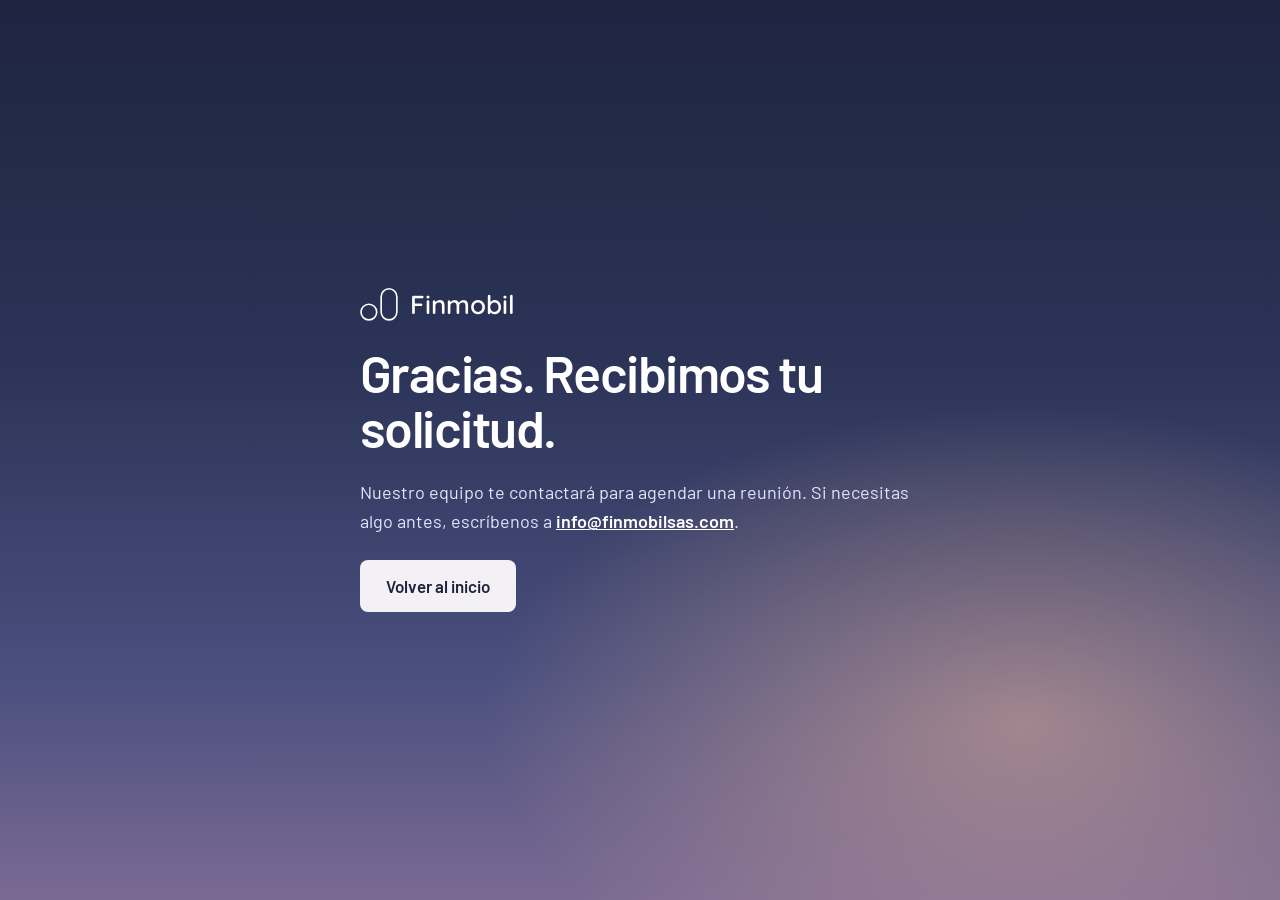
<file: gracias.html>
<!doctype html>
<html lang="es">
<head>
<meta charset="utf-8">
<meta name="viewport" content="width=device-width, initial-scale=1">
<title>Finmobil — Gracias</title>
<meta name="robots" content="noindex">
<link rel="icon" href="favicon.svg" type="image/svg+xml">
<link rel="apple-touch-icon" href="apple-touch-icon.png">
<link rel="preconnect" href="https://fonts.googleapis.com">
<link rel="preconnect" href="https://fonts.gstatic.com" crossorigin>
<link href="https://fonts.googleapis.com/css2?family=Barlow:wght@400;500;600&family=Barlow+Semi+Condensed:wght@600&family=Quicksand:wght@600&display=swap" rel="stylesheet">
<style>
*{box-sizing:border-box}
body{margin:0;min-height:100vh;display:flex;align-items:center;justify-content:center;padding:24px;background:radial-gradient(60% 50% at 80% 80%, rgba(240,183,154,.5), transparent 70%), linear-gradient(180deg,#1E2440 0%,#2B3457 40%,#4A4F7E 75%,#7A6A93 100%);color:#FFFFFF;font-family:'Barlow',system-ui,sans-serif}
a{color:#1E2440}
:focus-visible{outline:2px solid #F4B98F;outline-offset:2px}
</style>
</head>
<body>
<main style="max-width: 560px; display: flex; flex-direction: column; gap: 24px; align-items: flex-start">
<span style="display: flex; align-items: center; gap: 12px"><svg aria-hidden="true" width="38" height="33" viewBox="112 62 280 244" fill="none" stroke="#FFFFFF" stroke-width="12"><circle cx="177" cy="240" r="58"></circle><rect x="268" y="68" width="116" height="230" rx="58"></rect></svg><span style="font-family: 'Quicksand', sans-serif; font-weight: 600; font-size: 26px">Finmobil</span></span>
<h1 style="margin: 0; font-size: clamp(34px, 6vw, 52px); line-height: 1.05; letter-spacing: -0.03em; font-weight: 600">Gracias. Recibimos tu solicitud.</h1>
<p style="margin: 0; font-size: 18px; line-height: 1.6; color: #E3E5FF">Nuestro equipo te contactará para agendar una reunión. Si necesitas algo antes, escríbenos a <a href="mailto:info@finmobilsas.com" style="color: #FFFFFF; font-weight: 600">info@finmobilsas.com</a>.</p>
<a href="/" style="background: #F4F1F6; color: #1E2440; text-decoration: none; padding: 16px 26px; border-radius: 8px; font-weight: 600; font-size: 17px; min-height: 52px; display: inline-flex; align-items: center">Volver al inicio</a>
</main>
</body>
</html>
</file>
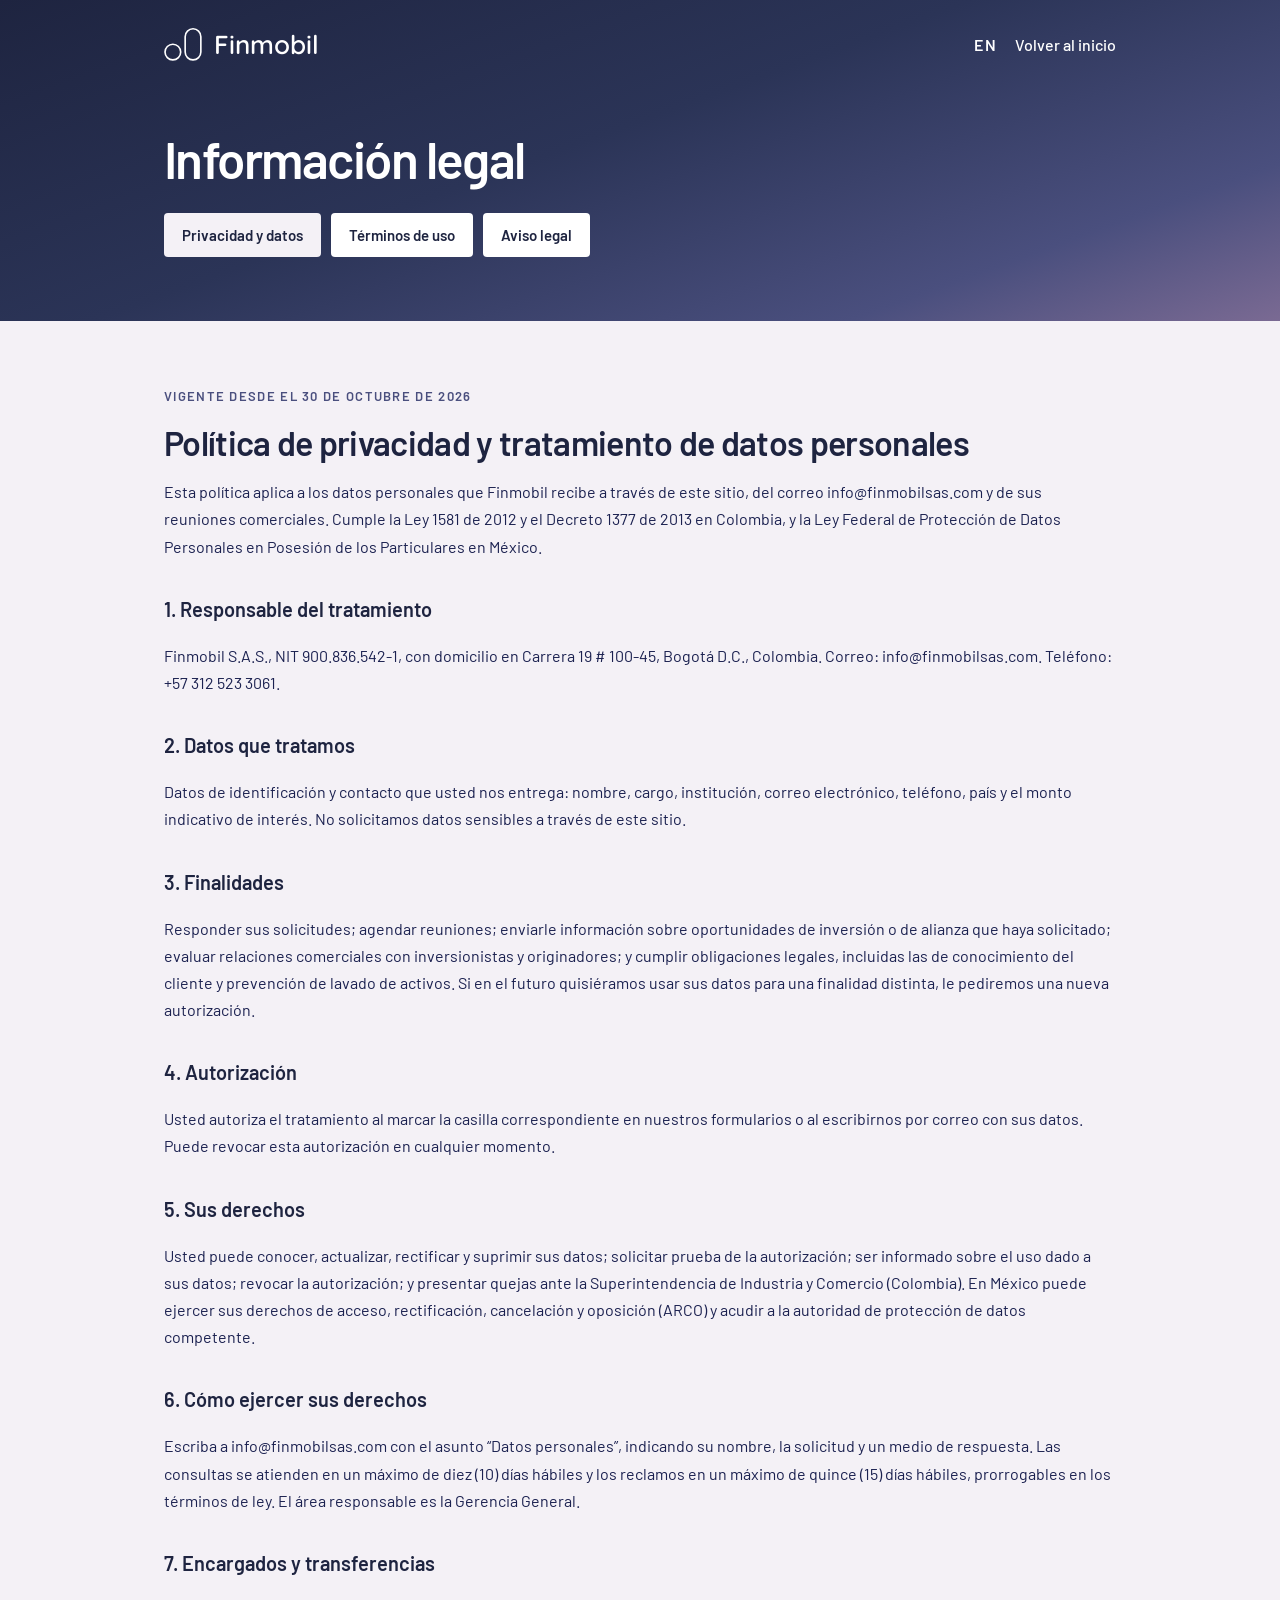
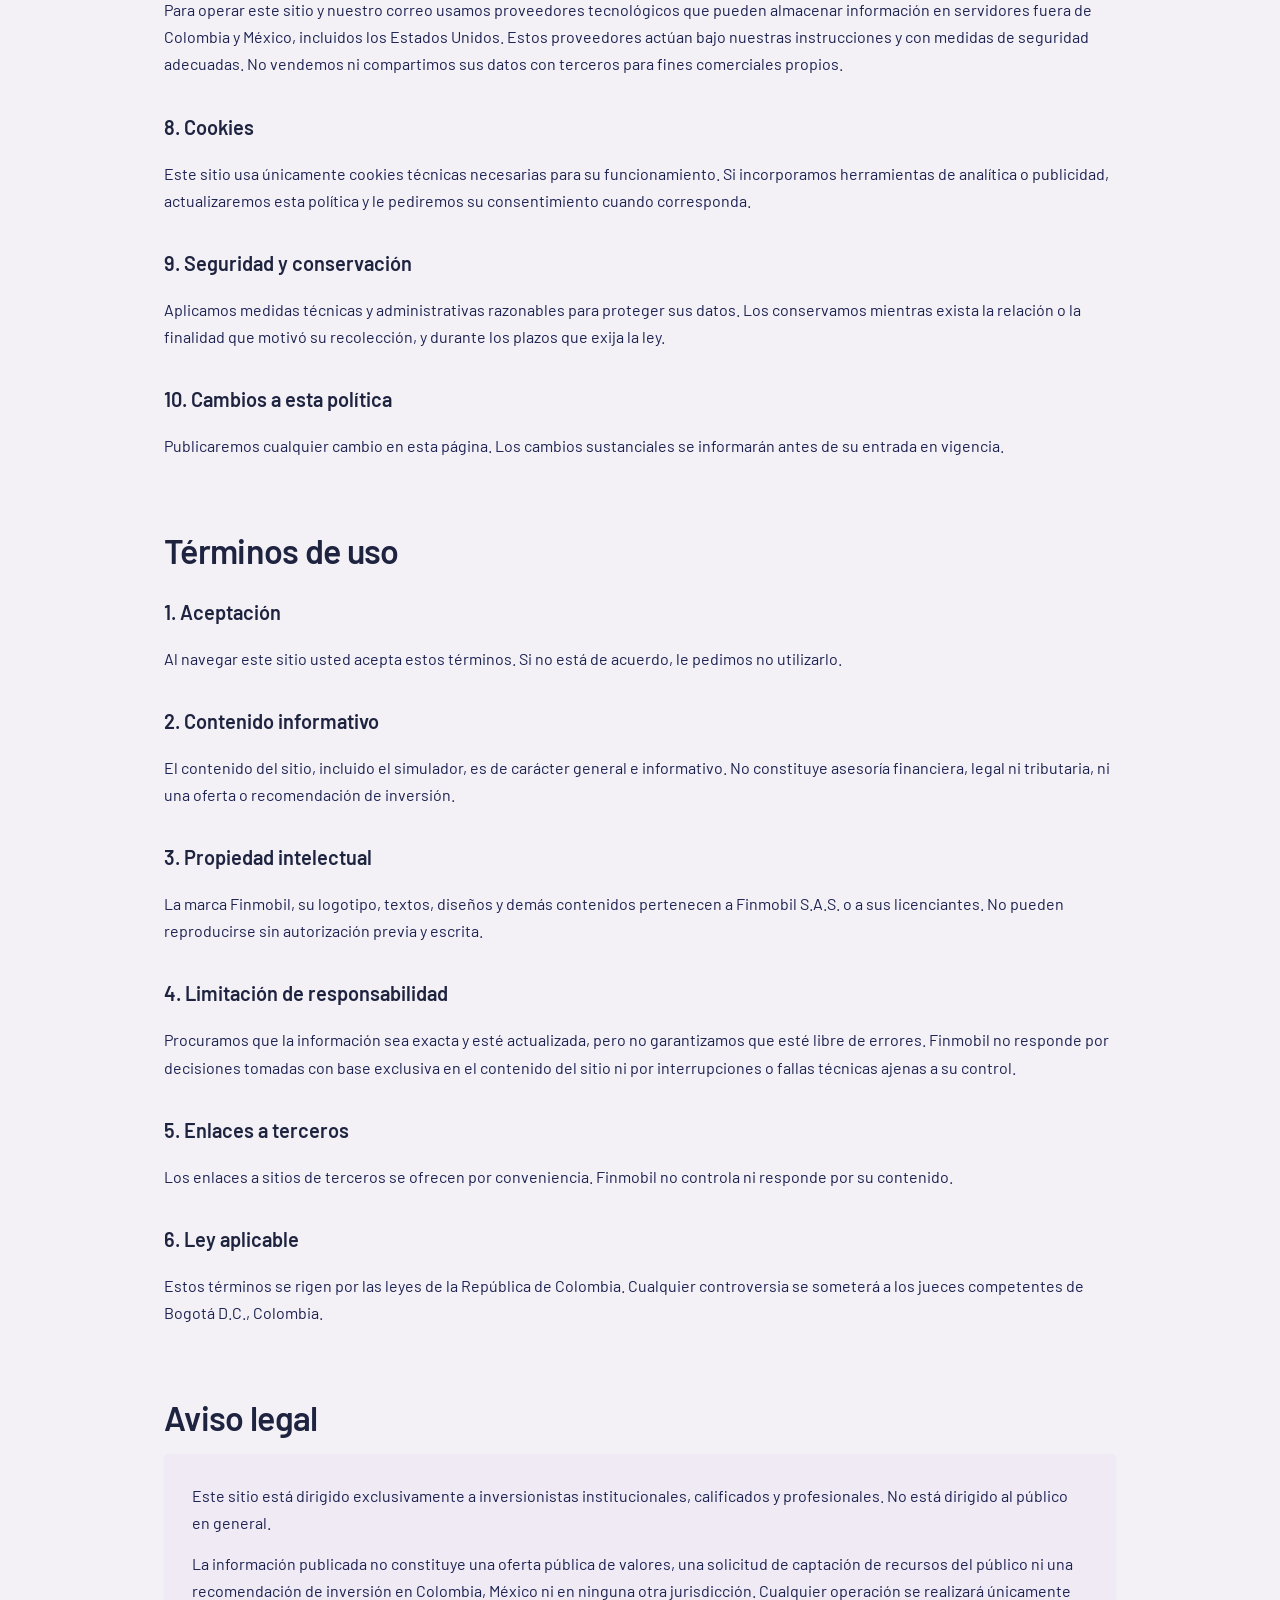
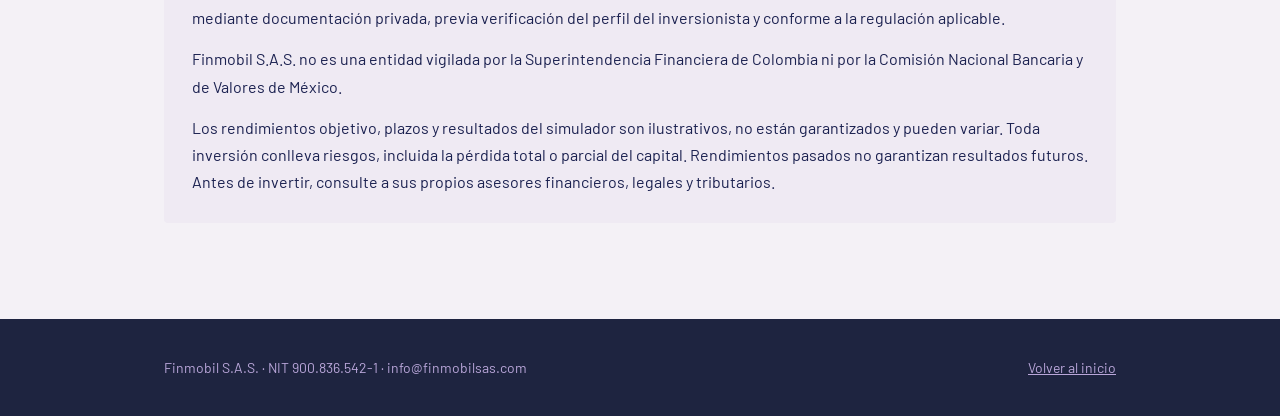
<file: legal.html>
<!doctype html>
<html lang="es">
<head>
<meta charset="utf-8">
<meta name="viewport" content="width=device-width, initial-scale=1">
<title>Finmobil — Información legal</title>
<meta name="description" content="Política de privacidad y tratamiento de datos, términos de uso y aviso legal de Finmobil S.A.S.">
<meta property="og:title" content="Finmobil — Información legal">
<meta property="og:description" content="Política de privacidad y tratamiento de datos, términos de uso y aviso legal de Finmobil S.A.S.">
<meta property="og:type" content="website">
<meta name="theme-color" content="#1E2440">
<link rel="icon" href="favicon.svg" type="image/svg+xml">
<link rel="apple-touch-icon" href="apple-touch-icon.png">
<link rel="alternate" hreflang="es" href="https://finmobilsas.com/legal.html">
<link rel="alternate" hreflang="en" href="https://finmobilsas.com/en/legal.html">
<link rel="preconnect" href="https://fonts.googleapis.com">
<link rel="preconnect" href="https://fonts.gstatic.com" crossorigin>
<link href="https://fonts.googleapis.com/css2?family=Barlow:wght@400;500;600&family=Barlow+Semi+Condensed:wght@600&family=Quicksand:wght@500;600&display=swap" rel="stylesheet">
<style>
*{box-sizing:border-box}
html{scroll-behavior:smooth}
body{margin:0;background:#F4F1F6}
a{color:#4A4F7E}
img{max-width:100%}
:focus-visible{outline:2px solid #F4B98F;outline-offset:2px}
form div{min-width:0}
form input[type=text],form input[type=email],form select{width:100%}
@media (max-width: 600px){.hero-visual{transform:scale(0.72);transform-origin:center bottom;height:330px !important;margin-top:-40px}}
.nav-links a:not(.nav-cta){display:inline}
@media (max-width: 860px){.nav-links a:not(.nav-cta){display:none}}

</style>
</head>
<body>
<div style="font-family: 'Barlow', system-ui, sans-serif; color: #1E2440; background: #F4F1F6; width: 100%; min-height: 100vh">

<header style="background: linear-gradient(160deg, #1E2440 0%, #2B3457 45%, #4A4F7E 80%, #7A6A93 100%)">
<nav aria-label="Principal" style="max-width: 1000px; margin: 0 auto; padding: 22px 24px; display: flex; flex-wrap: wrap; align-items: center; justify-content: space-between; gap: 16px">
<a href="index.html" aria-label="Finmobil, inicio" style="display: flex; align-items: center; gap: 12px; text-decoration: none; color: #FFFFFF"><svg aria-hidden="true" width="38" height="33" viewBox="112 62 280 244" fill="none" stroke="#FFFFFF" stroke-width="12"><circle cx="177" cy="240" r="58"></circle><rect x="268" y="68" width="116" height="230" rx="58"></rect></svg><span style="font-family: 'Quicksand', sans-serif; font-weight: 600; font-size: 26px">Finmobil</span></a>
<span style="display: flex; gap: 18px; align-items: center"><a href="en/legal.html" hreflang="en" lang="en" style="color: #FFFFFF; font-weight: 600; letter-spacing: .08em; text-decoration: none; min-height: 44px; display: inline-flex; align-items: center">EN</a><a href="index.html" style="color: #FFFFFF; font-weight: 500; text-decoration: none; min-height: 44px; display: inline-flex; align-items: center">Volver al inicio</a></span>
</nav>
<div style="max-width: 1000px; margin: 0 auto; padding: 40px 24px 64px; color: #FFFFFF">
<h1 style="margin: 0; font-size: clamp(34px, 4vw, 52px); letter-spacing: -0.03em; font-weight: 600">Información legal</h1>
<div style="display: flex; flex-wrap: wrap; gap: 10px; margin-top: 24px">
<a href="#privacidad" style="background: #F4F1F6; color: #1E2440; text-decoration: none; padding: 10px 18px; border-radius: 4px; font-weight: 600; font-size: 15px; min-height: 44px; box-sizing: border-box; display: inline-flex; align-items: center">Privacidad y datos</a>
<a href="#terminos" style="background: #FFFFFF; color: #1E2440; text-decoration: none; padding: 10px 18px; border-radius: 4px; font-weight: 600; font-size: 15px; min-height: 44px; box-sizing: border-box; display: inline-flex; align-items: center">Términos de uso</a>
<a href="#aviso-legal" style="background: #FFFFFF; color: #1E2440; text-decoration: none; padding: 10px 18px; border-radius: 4px; font-weight: 600; font-size: 15px; min-height: 44px; box-sizing: border-box; display: inline-flex; align-items: center">Aviso legal</a>
</div>
</div>
</header>

<main style="max-width: 1000px; margin: 0 auto; padding: 64px 24px 96px; display: flex; flex-direction: column; gap: 72px; font-size: 16px; line-height: 1.7; color: #1B2150">

<section id="privacidad" style="display: flex; flex-direction: column; gap: 16px">
<p style="margin: 0; font-size: 13px; font-weight: 600; letter-spacing: 0.1em; text-transform: uppercase; color: #4A4F7E">Vigente desde el 30 de octubre de 2026</p>
<h2 style="margin: 0; font-size: 34px; line-height: 1.15; letter-spacing: -0.02em; font-weight: 600; color: #1E2440">Política de privacidad y tratamiento de datos personales</h2>
<p style="margin: 0">Esta política aplica a los datos personales que Finmobil recibe a través de este sitio, del correo info@finmobilsas.com y de sus reuniones comerciales. Cumple la Ley 1581 de 2012 y el Decreto 1377 de 2013 en Colombia, y la Ley Federal de Protección de Datos Personales en Posesión de los Particulares en México.</p>

<h3 style="margin: 16px 0 0; font-size: 20px; font-weight: 600; color: #1E2440">1. Responsable del tratamiento</h3>
<p style="margin: 0">Finmobil S.A.S., NIT 900.836.542-1, con domicilio en Carrera 19 # 100-45, Bogotá D.C., Colombia. Correo: info@finmobilsas.com. Teléfono: +57 312 523 3061.</p>

<h3 style="margin: 16px 0 0; font-size: 20px; font-weight: 600; color: #1E2440">2. Datos que tratamos</h3>
<p style="margin: 0">Datos de identificación y contacto que usted nos entrega: nombre, cargo, institución, correo electrónico, teléfono, país y el monto indicativo de interés. No solicitamos datos sensibles a través de este sitio.</p>

<h3 style="margin: 16px 0 0; font-size: 20px; font-weight: 600; color: #1E2440">3. Finalidades</h3>
<p style="margin: 0">Responder sus solicitudes; agendar reuniones; enviarle información sobre oportunidades de inversión o de alianza que haya solicitado; evaluar relaciones comerciales con inversionistas y originadores; y cumplir obligaciones legales, incluidas las de conocimiento del cliente y prevención de lavado de activos. Si en el futuro quisiéramos usar sus datos para una finalidad distinta, le pediremos una nueva autorización.</p>

<h3 style="margin: 16px 0 0; font-size: 20px; font-weight: 600; color: #1E2440">4. Autorización</h3>
<p style="margin: 0">Usted autoriza el tratamiento al marcar la casilla correspondiente en nuestros formularios o al escribirnos por correo con sus datos. Puede revocar esta autorización en cualquier momento.</p>

<h3 style="margin: 16px 0 0; font-size: 20px; font-weight: 600; color: #1E2440">5. Sus derechos</h3>
<p style="margin: 0">Usted puede conocer, actualizar, rectificar y suprimir sus datos; solicitar prueba de la autorización; ser informado sobre el uso dado a sus datos; revocar la autorización; y presentar quejas ante la Superintendencia de Industria y Comercio (Colombia). En México puede ejercer sus derechos de acceso, rectificación, cancelación y oposición (ARCO) y acudir a la autoridad de protección de datos competente.</p>

<h3 style="margin: 16px 0 0; font-size: 20px; font-weight: 600; color: #1E2440">6. Cómo ejercer sus derechos</h3>
<p style="margin: 0">Escriba a info@finmobilsas.com con el asunto “Datos personales”, indicando su nombre, la solicitud y un medio de respuesta. Las consultas se atienden en un máximo de diez (10) días hábiles y los reclamos en un máximo de quince (15) días hábiles, prorrogables en los términos de ley. El área responsable es la Gerencia General.</p>

<h3 style="margin: 16px 0 0; font-size: 20px; font-weight: 600; color: #1E2440">7. Encargados y transferencias</h3>
<p style="margin: 0">Para operar este sitio y nuestro correo usamos proveedores tecnológicos que pueden almacenar información en servidores fuera de Colombia y México, incluidos los Estados Unidos. Estos proveedores actúan bajo nuestras instrucciones y con medidas de seguridad adecuadas. No vendemos ni compartimos sus datos con terceros para fines comerciales propios.</p>

<h3 style="margin: 16px 0 0; font-size: 20px; font-weight: 600; color: #1E2440">8. Cookies</h3>
<p style="margin: 0">Este sitio usa únicamente cookies técnicas necesarias para su funcionamiento. Si incorporamos herramientas de analítica o publicidad, actualizaremos esta política y le pediremos su consentimiento cuando corresponda.</p>

<h3 style="margin: 16px 0 0; font-size: 20px; font-weight: 600; color: #1E2440">9. Seguridad y conservación</h3>
<p style="margin: 0">Aplicamos medidas técnicas y administrativas razonables para proteger sus datos. Los conservamos mientras exista la relación o la finalidad que motivó su recolección, y durante los plazos que exija la ley.</p>

<h3 style="margin: 16px 0 0; font-size: 20px; font-weight: 600; color: #1E2440">10. Cambios a esta política</h3>
<p style="margin: 0">Publicaremos cualquier cambio en esta página. Los cambios sustanciales se informarán antes de su entrada en vigencia.</p>
</section>

<section id="terminos" style="display: flex; flex-direction: column; gap: 16px">
<h2 style="margin: 0; font-size: 34px; line-height: 1.15; letter-spacing: -0.02em; font-weight: 600; color: #1E2440">Términos de uso</h2>
<h3 style="margin: 8px 0 0; font-size: 20px; font-weight: 600; color: #1E2440">1. Aceptación</h3>
<p style="margin: 0">Al navegar este sitio usted acepta estos términos. Si no está de acuerdo, le pedimos no utilizarlo.</p>
<h3 style="margin: 16px 0 0; font-size: 20px; font-weight: 600; color: #1E2440">2. Contenido informativo</h3>
<p style="margin: 0">El contenido del sitio, incluido el simulador, es de carácter general e informativo. No constituye asesoría financiera, legal ni tributaria, ni una oferta o recomendación de inversión.</p>
<h3 style="margin: 16px 0 0; font-size: 20px; font-weight: 600; color: #1E2440">3. Propiedad intelectual</h3>
<p style="margin: 0">La marca Finmobil, su logotipo, textos, diseños y demás contenidos pertenecen a Finmobil S.A.S. o a sus licenciantes. No pueden reproducirse sin autorización previa y escrita.</p>
<h3 style="margin: 16px 0 0; font-size: 20px; font-weight: 600; color: #1E2440">4. Limitación de responsabilidad</h3>
<p style="margin: 0">Procuramos que la información sea exacta y esté actualizada, pero no garantizamos que esté libre de errores. Finmobil no responde por decisiones tomadas con base exclusiva en el contenido del sitio ni por interrupciones o fallas técnicas ajenas a su control.</p>
<h3 style="margin: 16px 0 0; font-size: 20px; font-weight: 600; color: #1E2440">5. Enlaces a terceros</h3>
<p style="margin: 0">Los enlaces a sitios de terceros se ofrecen por conveniencia. Finmobil no controla ni responde por su contenido.</p>
<h3 style="margin: 16px 0 0; font-size: 20px; font-weight: 600; color: #1E2440">6. Ley aplicable</h3>
<p style="margin: 0">Estos términos se rigen por las leyes de la República de Colombia. Cualquier controversia se someterá a los jueces competentes de Bogotá D.C., Colombia.</p>
</section>

<section id="aviso-legal" style="display: flex; flex-direction: column; gap: 16px">
<h2 style="margin: 0; font-size: 34px; line-height: 1.15; letter-spacing: -0.02em; font-weight: 600; color: #1E2440">Aviso legal</h2>
<div style="background: #EFEAF3; border-radius: 4px; padding: 28px; display: flex; flex-direction: column; gap: 14px">
<p style="margin: 0">Este sitio está dirigido exclusivamente a inversionistas institucionales, calificados y profesionales. No está dirigido al público en general.</p>
<p style="margin: 0">La información publicada no constituye una oferta pública de valores, una solicitud de captación de recursos del público ni una recomendación de inversión en Colombia, México ni en ninguna otra jurisdicción. Cualquier operación se realizará únicamente mediante documentación privada, previa verificación del perfil del inversionista y conforme a la regulación aplicable.</p>
<p style="margin: 0">Finmobil S.A.S. no es una entidad vigilada por la Superintendencia Financiera de Colombia ni por la Comisión Nacional Bancaria y de Valores de México.</p>
<p style="margin: 0">Los rendimientos objetivo, plazos y resultados del simulador son ilustrativos, no están garantizados y pueden variar. Toda inversión conlleva riesgos, incluida la pérdida total o parcial del capital. Rendimientos pasados no garantizan resultados futuros. Antes de invertir, consulte a sus propios asesores financieros, legales y tributarios.</p>
</div>
</section>

</main>

<footer style="background: #1E2440; color: #B9A6D9">
<div style="max-width: 1000px; margin: 0 auto; padding: 40px 24px; display: flex; flex-wrap: wrap; justify-content: space-between; gap: 16px; font-size: 14px">
<span>Finmobil S.A.S. · NIT 900.836.542-1 · info@finmobilsas.com</span>
<a href="index.html" style="color: #B9A6D9">Volver al inicio</a>
</div>
</footer>

</div>
</body>
</html>
</file>
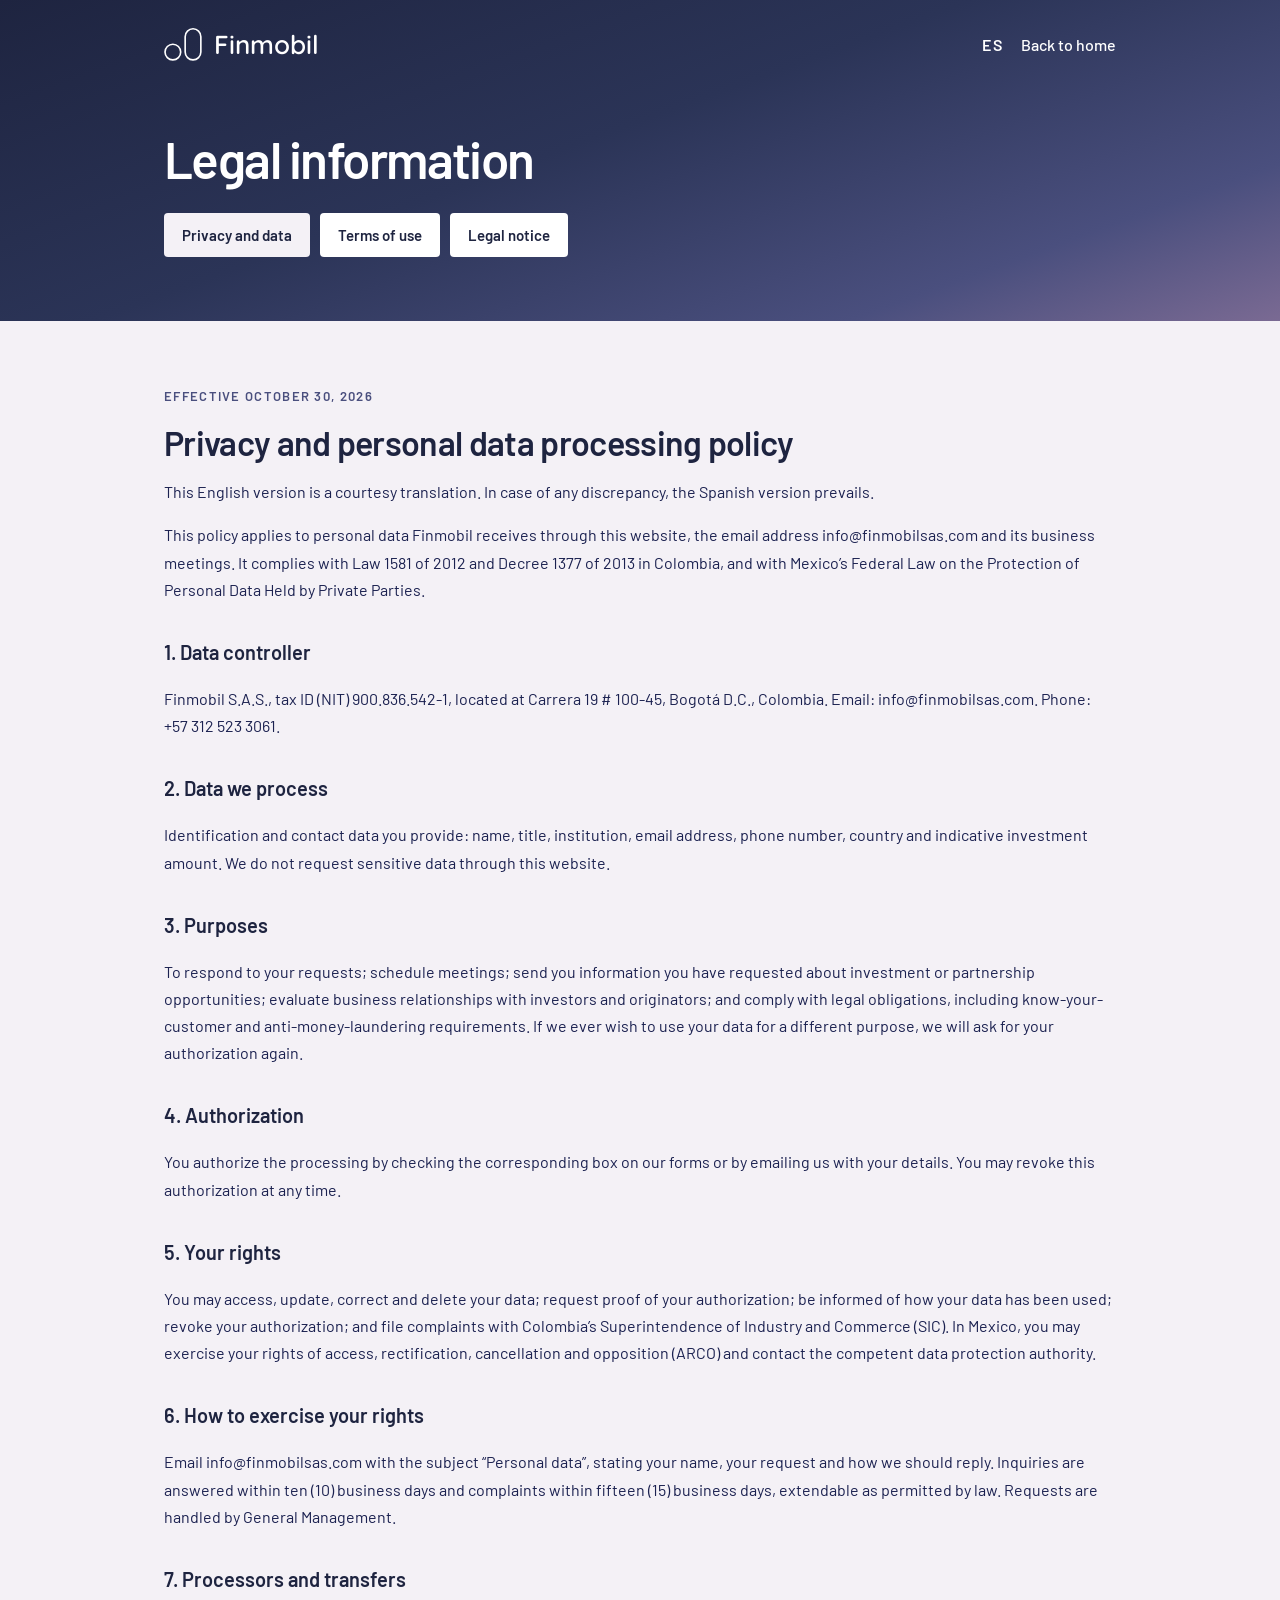
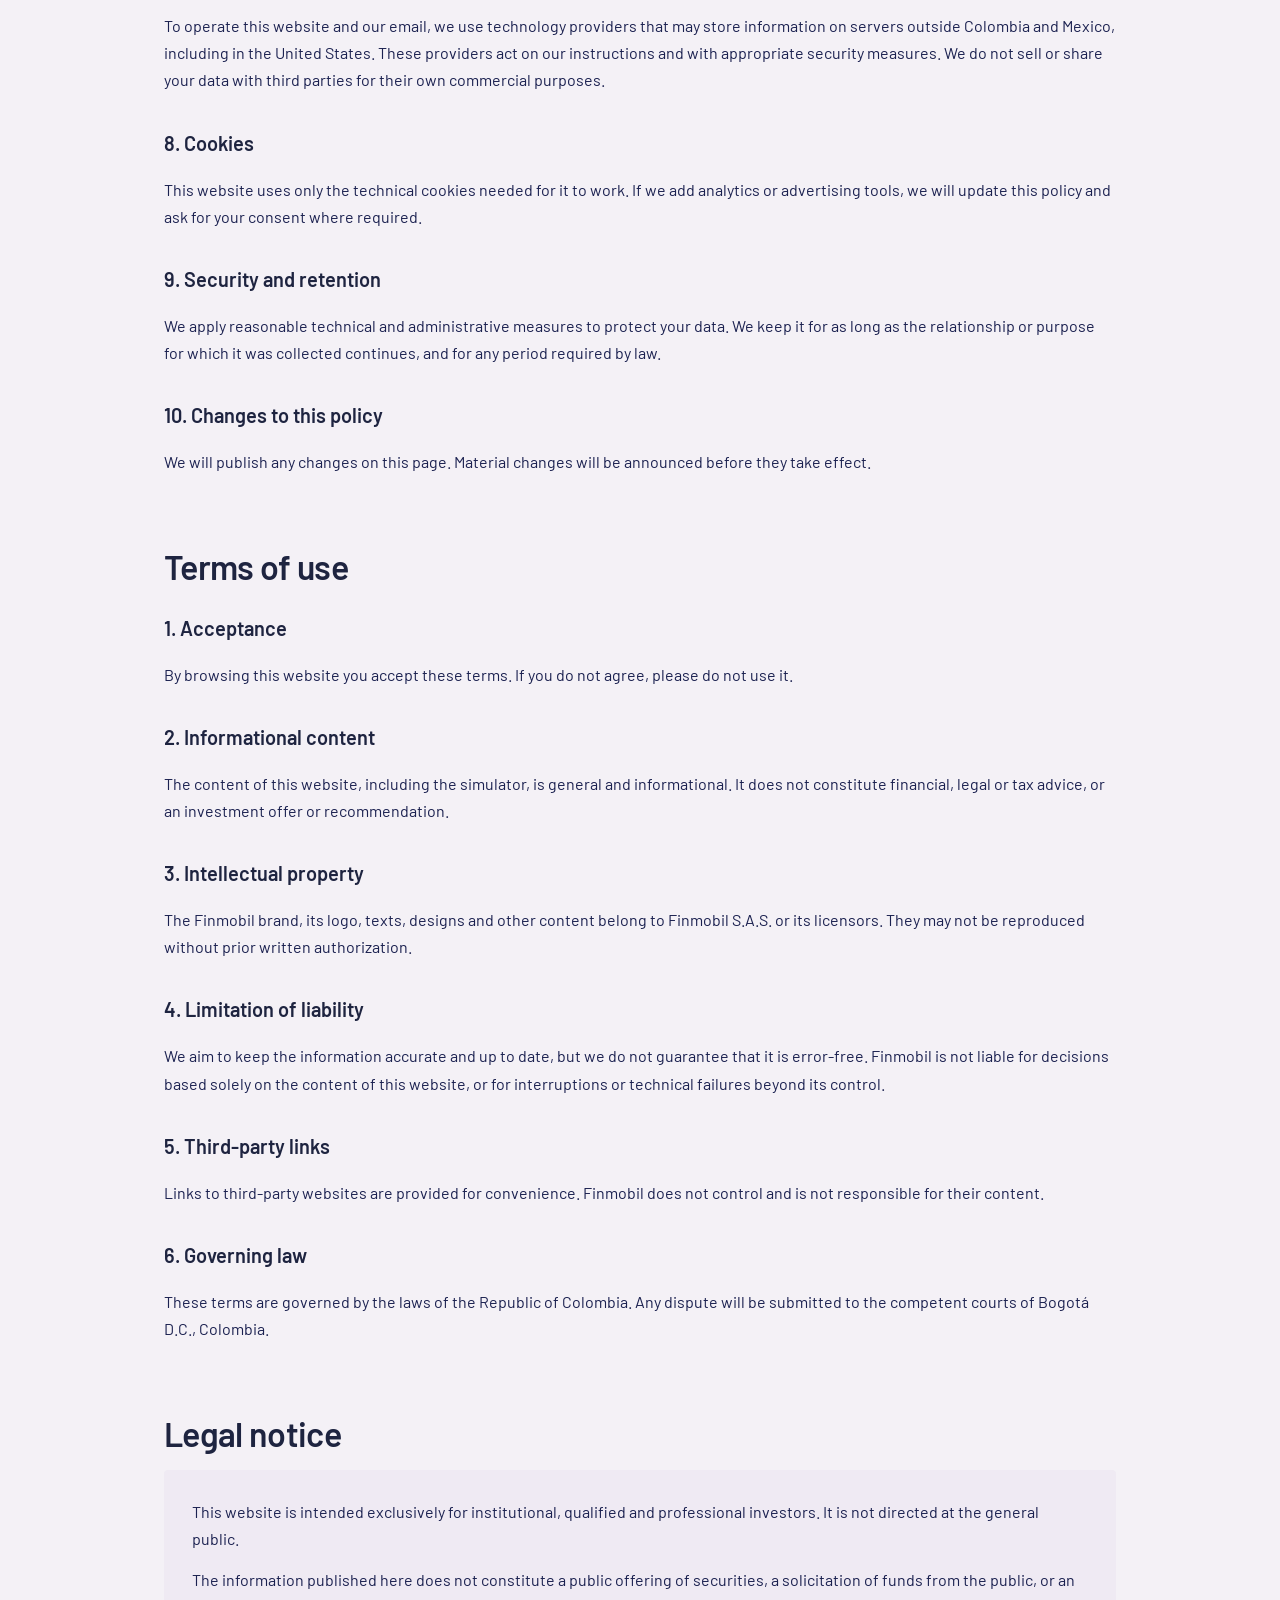
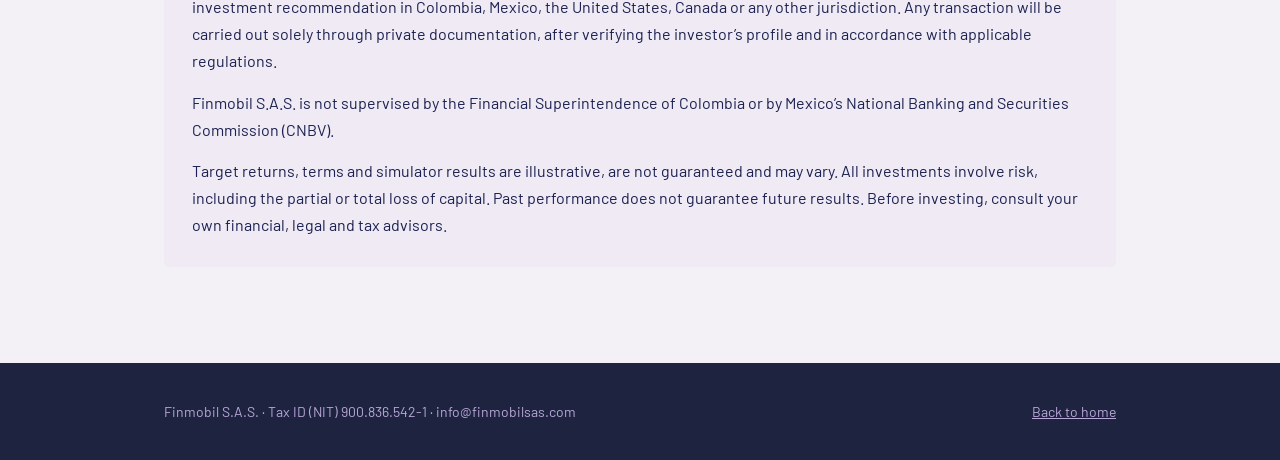
<file: en/legal.html>
<!doctype html>
<html lang="en">
<head>
<meta charset="utf-8">
<meta name="viewport" content="width=device-width, initial-scale=1">
<title>Finmobil — Legal information</title>
<meta name="description" content="Privacy and data processing policy, terms of use and legal notice of Finmobil S.A.S.">
<meta property="og:title" content="Finmobil — Legal information">
<meta property="og:description" content="Privacy and data processing policy, terms of use and legal notice of Finmobil S.A.S.">
<meta property="og:type" content="website">
<meta name="theme-color" content="#1E2440">
<link rel="icon" href="../favicon.svg" type="image/svg+xml">
<link rel="apple-touch-icon" href="../apple-touch-icon.png">
<link rel="alternate" hreflang="es" href="https://finmobilsas.com/legal.html">
<link rel="alternate" hreflang="en" href="https://finmobilsas.com/en/legal.html">
<link rel="preconnect" href="https://fonts.googleapis.com">
<link rel="preconnect" href="https://fonts.gstatic.com" crossorigin>
<link href="https://fonts.googleapis.com/css2?family=Barlow:wght@400;500;600&family=Barlow+Semi+Condensed:wght@600&family=Quicksand:wght@500;600&display=swap" rel="stylesheet">
<style>
*{box-sizing:border-box}
html{scroll-behavior:smooth}
body{margin:0;background:#F4F1F6}
a{color:#4A4F7E}
img{max-width:100%}
:focus-visible{outline:2px solid #F4B98F;outline-offset:2px}
form div{min-width:0}
form input[type=text],form input[type=email],form select{width:100%}
@media (max-width: 600px){.hero-visual{transform:scale(0.72);transform-origin:center bottom;height:330px !important;margin-top:-40px}}
.nav-links a:not(.nav-cta){display:inline}
@media (max-width: 860px){.nav-links a:not(.nav-cta){display:none}}

</style>
</head>
<body>
<div style="font-family: 'Barlow', system-ui, sans-serif; color: #1E2440; background: #F4F1F6; width: 100%; min-height: 100vh">

<header style="background: linear-gradient(160deg, #1E2440 0%, #2B3457 45%, #4A4F7E 80%, #7A6A93 100%)">
<nav aria-label="Main" style="max-width: 1000px; margin: 0 auto; padding: 22px 24px; display: flex; flex-wrap: wrap; align-items: center; justify-content: space-between; gap: 16px">
<a href="index.html" aria-label="Finmobil, home" style="display: flex; align-items: center; gap: 12px; text-decoration: none; color: #FFFFFF"><svg aria-hidden="true" width="38" height="33" viewBox="112 62 280 244" fill="none" stroke="#FFFFFF" stroke-width="12"><circle cx="177" cy="240" r="58"></circle><rect x="268" y="68" width="116" height="230" rx="58"></rect></svg><span style="font-family: 'Quicksand', sans-serif; font-weight: 600; font-size: 26px">Finmobil</span></a>
<span style="display: flex; gap: 18px; align-items: center"><a href="../legal.html" hreflang="es" lang="es" style="color: #FFFFFF; font-weight: 600; letter-spacing: .08em; text-decoration: none; min-height: 44px; display: inline-flex; align-items: center">ES</a><a href="index.html" style="color: #FFFFFF; font-weight: 500; text-decoration: none; min-height: 44px; display: inline-flex; align-items: center">Back to home</a></span>
</nav>
<div style="max-width: 1000px; margin: 0 auto; padding: 40px 24px 64px; color: #FFFFFF">
<h1 style="margin: 0; font-size: clamp(34px, 4vw, 52px); letter-spacing: -0.03em; font-weight: 600">Legal information</h1>
<div style="display: flex; flex-wrap: wrap; gap: 10px; margin-top: 24px">
<a href="#privacidad" style="background: #F4F1F6; color: #1E2440; text-decoration: none; padding: 10px 18px; border-radius: 4px; font-weight: 600; font-size: 15px; min-height: 44px; box-sizing: border-box; display: inline-flex; align-items: center">Privacy and data</a>
<a href="#terminos" style="background: #FFFFFF; color: #1E2440; text-decoration: none; padding: 10px 18px; border-radius: 4px; font-weight: 600; font-size: 15px; min-height: 44px; box-sizing: border-box; display: inline-flex; align-items: center">Terms of use</a>
<a href="#aviso-legal" style="background: #FFFFFF; color: #1E2440; text-decoration: none; padding: 10px 18px; border-radius: 4px; font-weight: 600; font-size: 15px; min-height: 44px; box-sizing: border-box; display: inline-flex; align-items: center">Legal notice</a>
</div>
</div>
</header>

<main style="max-width: 1000px; margin: 0 auto; padding: 64px 24px 96px; display: flex; flex-direction: column; gap: 72px; font-size: 16px; line-height: 1.7; color: #1B2150">

<section id="privacidad" style="display: flex; flex-direction: column; gap: 16px">
<p style="margin: 0; font-size: 13px; font-weight: 600; letter-spacing: 0.1em; text-transform: uppercase; color: #4A4F7E">Effective October 30, 2026</p>
<h2 style="margin: 0; font-size: 34px; line-height: 1.15; letter-spacing: -0.02em; font-weight: 600; color: #1E2440">Privacy and personal data processing policy</h2>
<p style="margin: 0">This English version is a courtesy translation. In case of any discrepancy, the Spanish version prevails.</p>
<p style="margin: 0">This policy applies to personal data Finmobil receives through this website, the email address info@finmobilsas.com and its business meetings. It complies with Law 1581 of 2012 and Decree 1377 of 2013 in Colombia, and with Mexico’s Federal Law on the Protection of Personal Data Held by Private Parties.</p>

<h3 style="margin: 16px 0 0; font-size: 20px; font-weight: 600; color: #1E2440">1. Data controller</h3>
<p style="margin: 0">Finmobil S.A.S., tax ID (NIT) 900.836.542-1, located at Carrera 19 # 100-45, Bogotá D.C., Colombia. Email: info@finmobilsas.com. Phone: +57 312 523 3061.</p>

<h3 style="margin: 16px 0 0; font-size: 20px; font-weight: 600; color: #1E2440">2. Data we process</h3>
<p style="margin: 0">Identification and contact data you provide: name, title, institution, email address, phone number, country and indicative investment amount. We do not request sensitive data through this website.</p>

<h3 style="margin: 16px 0 0; font-size: 20px; font-weight: 600; color: #1E2440">3. Purposes</h3>
<p style="margin: 0">To respond to your requests; schedule meetings; send you information you have requested about investment or partnership opportunities; evaluate business relationships with investors and originators; and comply with legal obligations, including know-your-customer and anti-money-laundering requirements. If we ever wish to use your data for a different purpose, we will ask for your authorization again.</p>

<h3 style="margin: 16px 0 0; font-size: 20px; font-weight: 600; color: #1E2440">4. Authorization</h3>
<p style="margin: 0">You authorize the processing by checking the corresponding box on our forms or by emailing us with your details. You may revoke this authorization at any time.</p>

<h3 style="margin: 16px 0 0; font-size: 20px; font-weight: 600; color: #1E2440">5. Your rights</h3>
<p style="margin: 0">You may access, update, correct and delete your data; request proof of your authorization; be informed of how your data has been used; revoke your authorization; and file complaints with Colombia’s Superintendence of Industry and Commerce (SIC). In Mexico, you may exercise your rights of access, rectification, cancellation and opposition (ARCO) and contact the competent data protection authority.</p>

<h3 style="margin: 16px 0 0; font-size: 20px; font-weight: 600; color: #1E2440">6. How to exercise your rights</h3>
<p style="margin: 0">Email info@finmobilsas.com with the subject “Personal data”, stating your name, your request and how we should reply. Inquiries are answered within ten (10) business days and complaints within fifteen (15) business days, extendable as permitted by law. Requests are handled by General Management.</p>

<h3 style="margin: 16px 0 0; font-size: 20px; font-weight: 600; color: #1E2440">7. Processors and transfers</h3>
<p style="margin: 0">To operate this website and our email, we use technology providers that may store information on servers outside Colombia and Mexico, including in the United States. These providers act on our instructions and with appropriate security measures. We do not sell or share your data with third parties for their own commercial purposes.</p>

<h3 style="margin: 16px 0 0; font-size: 20px; font-weight: 600; color: #1E2440">8. Cookies</h3>
<p style="margin: 0">This website uses only the technical cookies needed for it to work. If we add analytics or advertising tools, we will update this policy and ask for your consent where required.</p>

<h3 style="margin: 16px 0 0; font-size: 20px; font-weight: 600; color: #1E2440">9. Security and retention</h3>
<p style="margin: 0">We apply reasonable technical and administrative measures to protect your data. We keep it for as long as the relationship or purpose for which it was collected continues, and for any period required by law.</p>

<h3 style="margin: 16px 0 0; font-size: 20px; font-weight: 600; color: #1E2440">10. Changes to this policy</h3>
<p style="margin: 0">We will publish any changes on this page. Material changes will be announced before they take effect.</p>
</section>

<section id="terminos" style="display: flex; flex-direction: column; gap: 16px">
<h2 style="margin: 0; font-size: 34px; line-height: 1.15; letter-spacing: -0.02em; font-weight: 600; color: #1E2440">Terms of use</h2>
<h3 style="margin: 8px 0 0; font-size: 20px; font-weight: 600; color: #1E2440">1. Acceptance</h3>
<p style="margin: 0">By browsing this website you accept these terms. If you do not agree, please do not use it.</p>
<h3 style="margin: 16px 0 0; font-size: 20px; font-weight: 600; color: #1E2440">2. Informational content</h3>
<p style="margin: 0">The content of this website, including the simulator, is general and informational. It does not constitute financial, legal or tax advice, or an investment offer or recommendation.</p>
<h3 style="margin: 16px 0 0; font-size: 20px; font-weight: 600; color: #1E2440">3. Intellectual property</h3>
<p style="margin: 0">The Finmobil brand, its logo, texts, designs and other content belong to Finmobil S.A.S. or its licensors. They may not be reproduced without prior written authorization.</p>
<h3 style="margin: 16px 0 0; font-size: 20px; font-weight: 600; color: #1E2440">4. Limitation of liability</h3>
<p style="margin: 0">We aim to keep the information accurate and up to date, but we do not guarantee that it is error-free. Finmobil is not liable for decisions based solely on the content of this website, or for interruptions or technical failures beyond its control.</p>
<h3 style="margin: 16px 0 0; font-size: 20px; font-weight: 600; color: #1E2440">5. Third-party links</h3>
<p style="margin: 0">Links to third-party websites are provided for convenience. Finmobil does not control and is not responsible for their content.</p>
<h3 style="margin: 16px 0 0; font-size: 20px; font-weight: 600; color: #1E2440">6. Governing law</h3>
<p style="margin: 0">These terms are governed by the laws of the Republic of Colombia. Any dispute will be submitted to the competent courts of Bogotá D.C., Colombia.</p>
</section>

<section id="aviso-legal" style="display: flex; flex-direction: column; gap: 16px">
<h2 style="margin: 0; font-size: 34px; line-height: 1.15; letter-spacing: -0.02em; font-weight: 600; color: #1E2440">Legal notice</h2>
<div style="background: #EFEAF3; border-radius: 4px; padding: 28px; display: flex; flex-direction: column; gap: 14px">
<p style="margin: 0">This website is intended exclusively for institutional, qualified and professional investors. It is not directed at the general public.</p>
<p style="margin: 0">The information published here does not constitute a public offering of securities, a solicitation of funds from the public, or an investment recommendation in Colombia, Mexico, the United States, Canada or any other jurisdiction. Any transaction will be carried out solely through private documentation, after verifying the investor’s profile and in accordance with applicable regulations.</p>
<p style="margin: 0">Finmobil S.A.S. is not supervised by the Financial Superintendence of Colombia or by Mexico’s National Banking and Securities Commission (CNBV).</p>
<p style="margin: 0">Target returns, terms and simulator results are illustrative, are not guaranteed and may vary. All investments involve risk, including the partial or total loss of capital. Past performance does not guarantee future results. Before investing, consult your own financial, legal and tax advisors.</p>
</div>
</section>

</main>

<footer style="background: #1E2440; color: #B9A6D9">
<div style="max-width: 1000px; margin: 0 auto; padding: 40px 24px; display: flex; flex-wrap: wrap; justify-content: space-between; gap: 16px; font-size: 14px">
<span>Finmobil S.A.S. · Tax ID (NIT) 900.836.542-1 · info@finmobilsas.com</span>
<a href="index.html" style="color: #B9A6D9">Back to home</a>
</div>
</footer>

</div>
</body>
</html>
</file>
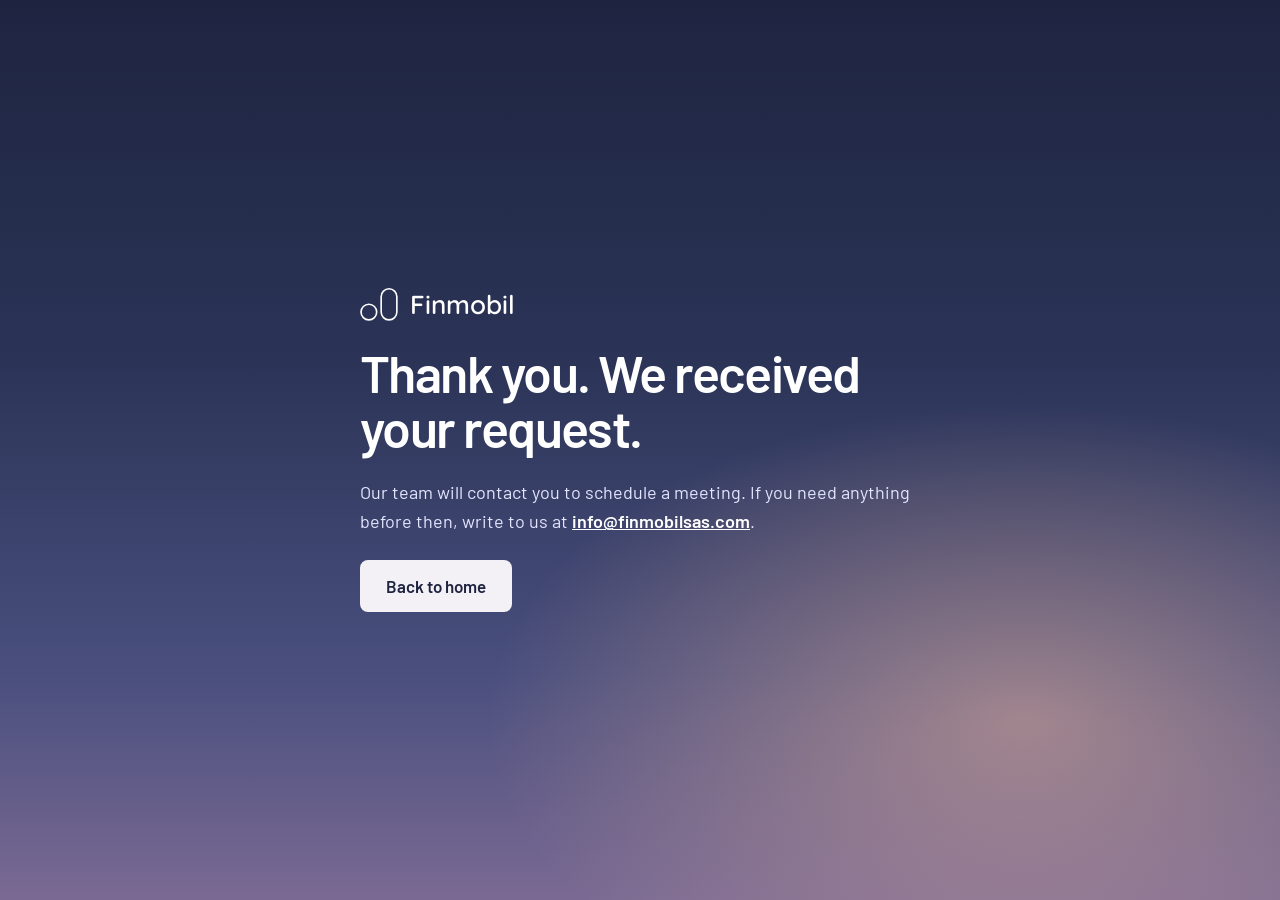
<file: en/thanks.html>
<!doctype html>
<html lang="en">
<head>
<meta charset="utf-8">
<meta name="viewport" content="width=device-width, initial-scale=1">
<title>Finmobil — Thank you</title>
<meta name="robots" content="noindex">
<link rel="icon" href="../favicon.svg" type="image/svg+xml">
<link rel="apple-touch-icon" href="../apple-touch-icon.png">
<link rel="preconnect" href="https://fonts.googleapis.com">
<link rel="preconnect" href="https://fonts.gstatic.com" crossorigin>
<link href="https://fonts.googleapis.com/css2?family=Barlow:wght@400;500;600&family=Barlow+Semi+Condensed:wght@600&family=Quicksand:wght@600&display=swap" rel="stylesheet">
<style>
*{box-sizing:border-box}
body{margin:0;min-height:100vh;display:flex;align-items:center;justify-content:center;padding:24px;background:radial-gradient(60% 50% at 80% 80%, rgba(240,183,154,.5), transparent 70%), linear-gradient(180deg,#1E2440 0%,#2B3457 40%,#4A4F7E 75%,#7A6A93 100%);color:#FFFFFF;font-family:'Barlow',system-ui,sans-serif}
a{color:#1E2440}
:focus-visible{outline:2px solid #F4B98F;outline-offset:2px}
</style>
</head>
<body>
<main style="max-width: 560px; display: flex; flex-direction: column; gap: 24px; align-items: flex-start">
<span style="display: flex; align-items: center; gap: 12px"><svg aria-hidden="true" width="38" height="33" viewBox="112 62 280 244" fill="none" stroke="#FFFFFF" stroke-width="12"><circle cx="177" cy="240" r="58"></circle><rect x="268" y="68" width="116" height="230" rx="58"></rect></svg><span style="font-family: 'Quicksand', sans-serif; font-weight: 600; font-size: 26px">Finmobil</span></span>
<h1 style="margin: 0; font-size: clamp(34px, 6vw, 52px); line-height: 1.05; letter-spacing: -0.03em; font-weight: 600">Thank you. We received your request.</h1>
<p style="margin: 0; font-size: 18px; line-height: 1.6; color: #E3E5FF">Our team will contact you to schedule a meeting. If you need anything before then, write to us at <a href="mailto:info@finmobilsas.com" style="color: #FFFFFF; font-weight: 600">info@finmobilsas.com</a>.</p>
<a href="/en/" style="background: #F4F1F6; color: #1E2440; text-decoration: none; padding: 16px 26px; border-radius: 8px; font-weight: 600; font-size: 17px; min-height: 52px; display: inline-flex; align-items: center">Back to home</a>
</main>
</body>
</html>
</file>
<file: style.css>
/* Finmobil — sistema visual "atardecer"
   Paleta: azul noche, pizarra, violeta, lila, rosa y durazno sobre un cielo en degradado.
   Tipografía: Barlow (texto) y Barlow Semi Condensed (titulares y cifras).
   Retícula: tarjetas rectangulares de vidrio con bordes finos y celdas divididas por líneas. */

:root {
  --night: #1E2440;
  --slate: #2B3457;
  --dusk: #4A4F7E;
  --violet: #8B7FC0;
  --lilac: #B9A6D9;
  --rose: #D79AB4;
  --peach: #F0B79A;
  --peach-soft: #FBE3D6;
  --snow: #F4F1F6;
  --muted: rgba(244, 241, 246, 0.74);
  --faint: rgba(244, 241, 246, 0.55);
  --line: rgba(255, 255, 255, 0.22);
  --line-strong: rgba(255, 255, 255, 0.5);
  --glass: rgba(30, 36, 64, 0.38);
  --glass-2: rgba(30, 36, 64, 0.58);
  --radius: 4px;
  --wrap: 1240px;
  --ease: cubic-bezier(0.22, 1, 0.36, 1);
  --display: "Barlow Semi Condensed", "Barlow", system-ui, sans-serif;
  --text: "Barlow", system-ui, sans-serif;
  color-scheme: dark;
}

* { box-sizing: border-box; }
html { scroll-behavior: smooth; background: var(--night); }
body {
  margin: 0; min-height: 100vh;
  color: var(--snow); background: transparent;
  font-family: var(--text); font-size: 17px; line-height: 1.55; letter-spacing: 0.005em;
  -webkit-font-smoothing: antialiased;
}
/* Cielo fijo detrás de todo el sitio */
body::before {
  content: ""; position: fixed; inset: 0; z-index: -2;
  background:
    radial-gradient(60% 50% at 80% 78%, rgba(240, 183, 154, 0.5), transparent 70%),
    radial-gradient(45% 40% at 22% 92%, rgba(215, 154, 180, 0.42), transparent 70%),
    radial-gradient(55% 45% at 60% 40%, rgba(139, 127, 192, 0.42), transparent 70%),
    linear-gradient(180deg, #1E2440 0%, #2B3457 35%, #4A4F7E 72%, #7A6A93 100%);
}
img { max-width: 100%; display: block; }
a { color: inherit; }
:focus-visible { outline: 2px solid var(--peach); outline-offset: 3px; }
h1, h2, h3 { font-family: var(--display); font-weight: 600; color: var(--snow); margin: 0; letter-spacing: -0.005em; text-wrap: balance; }
p { margin: 0; }
.wrap { max-width: var(--wrap); margin: 0 auto; padding-left: max(24px, env(safe-area-inset-left, 0px)); padding-right: max(24px, env(safe-area-inset-right, 0px)); }

/* ---------- Etiquetas ---------- */
.tag { display: inline-flex; align-items: center; gap: 8px; font-size: 13px; font-weight: 600; letter-spacing: 0.12em; text-transform: uppercase; color: var(--peach); }
.tag::before { content: ""; width: 6px; height: 6px; border-radius: 50%; background: currentColor; }
.k { font-size: 12px; font-weight: 600; letter-spacing: 0.1em; text-transform: uppercase; color: var(--faint); }
.pill { display: inline-flex; align-items: center; gap: 8px; padding: 7px 14px; border-radius: var(--radius); font-size: 15px; border: 1px solid var(--line); background: var(--glass); }

/* ---------- Botones ---------- */
.btn {
  display: inline-flex; align-items: center; justify-content: center; gap: 10px;
  min-height: 52px; padding: 0 26px; border-radius: var(--radius);
  font: 600 17px/1 var(--text); text-decoration: none; cursor: pointer; border: 1px solid transparent;
  transition: background .3s, color .3s, border-color .3s, transform .4s var(--ease);
}
.btn:hover { transform: translateY(-1px); }
.btn-light { background: rgba(244, 241, 246, 0.94); color: var(--night); }
.btn-light:hover { background: #FFFFFF; }
.btn-line { background: transparent; color: var(--snow); border-color: var(--line-strong); }
.btn-line:hover { background: rgba(255, 255, 255, 0.08); }

/* ---------- Encabezado ---------- */
.header { position: fixed; inset: 0 0 auto 0; z-index: 50; transition: background .4s, box-shadow .4s; }
.header.scrolled, .header.menu-open { background: rgba(30, 36, 64, 0.72); backdrop-filter: blur(18px); -webkit-backdrop-filter: blur(18px); box-shadow: 0 1px 0 var(--line); }
.header .wrap { display: flex; align-items: center; justify-content: space-between; gap: 16px; min-height: 76px; }
.brand { display: flex; align-items: center; gap: 10px; text-decoration: none; color: var(--snow); }
.brand svg { width: 34px; height: 30px; }
.brand span { font-family: "Quicksand", sans-serif; font-weight: 600; font-size: 24px; }
.nav { display: flex; align-items: center; gap: 4px; }
.nav a:not(.btn) { text-decoration: none; font-size: 16px; font-weight: 500; color: var(--snow); padding: 9px 13px; border-radius: var(--radius); transition: background .3s; }
.nav a:not(.btn):hover { background: rgba(255, 255, 255, 0.12); }
.nav .btn { min-height: 42px; padding: 0 16px; font-size: 15px; margin-left: 10px; }
.menu-btn {
  display: none; width: 44px; height: 44px; border-radius: var(--radius); border: 1px solid var(--line-strong); background: transparent;
  cursor: pointer; flex-direction: column; align-items: center; justify-content: center; gap: 5px; margin-left: 8px;
}
.menu-btn span { width: 18px; height: 1.5px; background: var(--snow); transition: transform .3s var(--ease); }
.menu-open .menu-btn span:first-child { transform: translateY(3.25px) rotate(45deg); }
.menu-open .menu-btn span:last-child { transform: translateY(-3.25px) rotate(-45deg); }
.mobile-menu { display: flex; flex-direction: column; padding: 4px max(20px, env(safe-area-inset-left, 0px)) 20px; border-top: 1px solid var(--line); }
.mobile-menu[hidden] { display: none; }
.mobile-menu a { padding: 15px 2px; font-size: 19px; color: var(--snow); text-decoration: none; border-bottom: 1px solid var(--line); }
.mobile-menu a:last-child { border-bottom: 0; }
@media (max-width: 1000px) { .nav a:not(.btn):not(.lang) { display: none; } .menu-btn { display: inline-flex; } }
.nav a.lang { display: inline-flex; align-items: center; min-height: 42px; padding: 0 10px; font-size: 14px; font-weight: 600; letter-spacing: .08em; color: var(--muted); }
.nav a.lang:hover { color: var(--snow); }
@media (min-width: 1001px) { .mobile-menu { display: none !important; } }

/* ---------- Hero ---------- */
.hero { position: relative; padding: 150px 0 72px; }
.moon { position: absolute; width: 30px; height: 30px; border-radius: 50%; right: 6%; top: 118px; background: radial-gradient(circle at 40% 35%, #fff, #D9CFE2 60%, #A99AB9); box-shadow: 0 0 30px rgba(244,241,246,.35); }
.hero h1 {
  font-size: clamp(46px, 6.6vw, 96px); line-height: 0.98; max-width: 1100px; margin-bottom: 40px;
  background: linear-gradient(90deg, #FFFFFF 0%, #FFFFFF 45%, #E6D6EE 75%, #F6D9CC 100%);
  -webkit-background-clip: text; background-clip: text; color: transparent;
}
.hero-lead { font-size: 20px; color: var(--muted); max-width: 720px; margin: -18px 0 36px; }
.hero-grid { display: grid; grid-template-columns: minmax(0, 1.85fr) minmax(0, 1fr); gap: 18px; align-items: stretch; }
@media (max-width: 980px) { .hero-grid { grid-template-columns: 1fr; } }

/* Tarjetas de vidrio */
.card {
  position: relative; border: 1px solid var(--line); border-radius: var(--radius); padding: 30px;
  background: var(--glass); backdrop-filter: blur(24px) saturate(130%); -webkit-backdrop-filter: blur(24px) saturate(130%);
}
.card-dawn {
  border-color: rgba(255, 255, 255, 0.4);
  background: linear-gradient(135deg, rgba(139,127,192,.55) 0%, rgba(185,166,217,.36) 40%, rgba(215,154,180,.44) 75%, rgba(240,183,154,.42) 100%);
}
.card-night { background: linear-gradient(180deg, rgba(43,52,87,.66), rgba(30,36,64,.56)); display: flex; flex-direction: column; gap: 14px; }
.card h2 { font-size: clamp(32px, 3.2vw, 44px); line-height: 1.05; }
.card-night h2 { font-size: clamp(28px, 2.6vw, 34px); }
.card .sub { font-size: 19px; color: var(--muted); margin-top: 8px; }

/* ---------- Visor del simulador (en el hero) ---------- */
.amount { margin-top: 30px; }
.amount-line { display: flex; align-items: baseline; gap: 14px; margin-top: 4px; border-bottom: 1px solid var(--line-strong); padding-bottom: 6px; transition: border-color .3s; }
.amount-line:focus-within { border-bottom-color: var(--peach); }
.amount-line .cur { font-family: var(--display); font-size: clamp(30px, 4vw, 56px); font-weight: 600; color: var(--snow); }
#sim-monto {
  flex: 1; min-width: 0; width: 100%; background: transparent; border: 0; padding: 0; color: var(--snow);
  font: 600 clamp(40px, 5.4vw, 72px)/1 var(--display); font-variant-numeric: tabular-nums;
}
#sim-monto:focus { outline: none; }

.controls { display: grid; grid-template-columns: minmax(0, 0.9fr) minmax(0, 1.3fr) minmax(0, 0.9fr); gap: 14px; margin-top: 26px; }
@media (max-width: 720px) { .controls { grid-template-columns: 1fr 1fr; } .controls .f-rate { grid-column: 1 / -1; order: -1; } }
.field { position: relative; display: flex; flex-direction: column; gap: 6px; min-width: 0; }
.notch { position: relative; }
.notch > label, .notch > .label {
  position: absolute; top: -9px; left: 12px; z-index: 1; padding: 0 6px; font-size: 13px; line-height: 18px; color: var(--snow);
  background: linear-gradient(90deg, rgba(160,140,195,1), rgba(176,150,200,1)); border-radius: 2px;
}
.input {
  min-height: 52px; width: 100%; border-radius: var(--radius); border: 1.5px solid var(--line-strong); background: rgba(30, 36, 64, 0.18);
  padding: 0 14px; font: 500 17px var(--text); color: var(--snow); transition: border-color .3s, background .3s;
}
.input:focus { outline: none; border-color: #FFFFFF; background: rgba(30, 36, 64, 0.3); }
.input::placeholder { color: var(--faint); }
select.input option { color: #1E2440; background: #F4F1F6; }
#sim-tasa { border-color: rgba(255, 255, 255, 0.85); }
#sim-tasa.err { border-color: #FFB4A8; background: rgba(180, 35, 24, 0.25); }
input[type="range"] { width: 100%; accent-color: #FFFFFF; min-height: 22px; margin: 4px 0 0; }
.range-scale { display: flex; justify-content: space-between; font-size: 12px; color: var(--faint); }
.warn { color: #FFD1C8; font-size: 14px; font-weight: 500; }
.freq-group { display: flex; flex-wrap: wrap; gap: 6px; margin-top: 16px; }
.freq {
  min-height: 40px; padding: 0 14px; border-radius: var(--radius); border: 1px solid var(--line-strong); background: transparent;
  color: var(--snow); font: 500 15px var(--text); cursor: pointer; transition: all .3s var(--ease);
}
.freq[aria-pressed="true"] { background: rgba(244, 241, 246, 0.94); border-color: transparent; color: var(--night); }

.cells { display: grid; grid-template-columns: repeat(3, minmax(0, 1fr)); border-top: 1px solid var(--line-strong); margin-top: 24px; }
.cells > div { padding-top: 16px; min-width: 0; }
.cells > div + div { padding-left: 20px; border-left: 1px solid var(--line-strong); }
.cells .v { font-family: var(--display); font-size: clamp(24px, 2.4vw, 32px); font-weight: 600; margin-top: 4px; font-variant-numeric: tabular-nums; white-space: nowrap; overflow: hidden; text-overflow: ellipsis; }
.cells .v.accent { color: var(--peach-soft); }
.hero-actions { display: flex; flex-wrap: wrap; gap: 12px; margin-top: 26px; align-items: center; }
.hero-actions .link { color: var(--snow); font-weight: 500; text-decoration: none; border-bottom: 1px solid var(--line-strong); padding-bottom: 2px; }
.card-night .mail { border-top: 1px solid var(--line); padding-top: 16px; margin-top: auto; font-size: 17px; color: var(--muted); }
.card-night .mail a { color: var(--snow); font-weight: 600; text-decoration: none; }
.card-night ul { list-style: none; margin: 6px 0 0; padding: 0; display: grid; gap: 10px; color: var(--muted); font-size: 16px; }
.card-night li { display: flex; gap: 10px; }
.card-night li::before { content: ""; width: 5px; height: 5px; border-radius: 50%; background: var(--peach); flex: none; transform: translateY(10px); }
.note { margin-top: 14px; font-size: 14px; color: var(--faint); }

/* ---------- Franja reticular ---------- */
.strip { display: grid; grid-template-columns: repeat(4, minmax(0, 1fr)); margin-top: 18px; border: 1px solid var(--line); border-radius: var(--radius); background: var(--glass); backdrop-filter: blur(20px); -webkit-backdrop-filter: blur(20px); }
.strip > div { padding: 22px 24px; min-width: 0; }
.strip > div + div { border-left: 1px solid var(--line); }
.strip h3 { font-size: 22px; margin: 10px 0 6px; }
.strip p { font-size: 15px; color: var(--muted); line-height: 1.45; }
@media (max-width: 900px) {
  .strip { grid-template-columns: repeat(2, minmax(0, 1fr)); }
  .strip > div:nth-child(3) { border-left: 0; }
  .strip > div:nth-child(n+3) { border-top: 1px solid var(--line); }
}

/* ---------- Secciones ---------- */
.section { padding: 112px 0; position: relative; }
.section-head { display: flex; flex-direction: column; gap: 16px; max-width: 820px; margin-bottom: 44px; }
.section-head h2 { font-size: clamp(38px, 4.6vw, 64px); line-height: 1.02; }
.section-head p { font-size: 19px; color: var(--muted); max-width: 660px; }
.grid-3 { display: grid; grid-template-columns: repeat(3, minmax(0, 1fr)); border: 1px solid var(--line); border-radius: var(--radius); background: var(--glass); backdrop-filter: blur(20px); -webkit-backdrop-filter: blur(20px); }
.grid-3 > article { padding: 30px; display: flex; flex-direction: column; gap: 24px; justify-content: space-between; min-height: 260px; }
.grid-3 > article + article { border-left: 1px solid var(--line); }
.grid-3 h3 { font-size: 30px; line-height: 1.05; }
.grid-3 p { color: var(--muted); font-size: 16px; }
@media (max-width: 860px) {
  .grid-3 { grid-template-columns: 1fr; }
  .grid-3 > article { min-height: 0; }
  .grid-3 > article + article { border-left: 0; border-top: 1px solid var(--line); }
}

/* Cómo funciona */
.flow { display: grid; grid-template-columns: minmax(0, 1fr) minmax(0, 1.25fr); gap: 18px; align-items: stretch; }
@media (max-width: 860px) { .flow { grid-template-columns: 1fr; } }
.flow-visual {
  position: relative; overflow: hidden; min-height: 320px; border: 1px solid rgba(255,255,255,.4); border-radius: var(--radius);
  background: linear-gradient(135deg, rgba(139,127,192,.6), rgba(215,154,180,.45) 60%, rgba(240,183,154,.5));
}
.flow-num { position: absolute; left: 28px; bottom: 6px; font-family: var(--display); font-weight: 600; font-size: 180px; line-height: 1; color: rgba(255,255,255,.28); }
.flow-visual svg { position: absolute; right: 30px; top: 30px; width: 120px; height: 104px; opacity: .85; }
.flow-card { display: flex; flex-direction: column; justify-content: space-between; gap: 28px; }
.flow-panel h3 { font-size: clamp(32px, 3.4vw, 46px); margin-bottom: 12px; }
.flow-panel p { font-size: 18px; color: var(--muted); max-width: 540px; }
.flow-panel .fade { animation: fadeUp .7s var(--ease); }
.stepper { display: grid; grid-template-columns: repeat(4, minmax(0, 1fr)); border-top: 1px solid var(--line); }
.step-btn {
  display: flex; flex-direction: column; align-items: flex-start; gap: 6px; padding: 14px 12px 4px 0; min-height: 64px;
  background: transparent; border: 0; border-top: 2px solid transparent; margin-top: -1px; color: var(--faint);
  font: 500 15px var(--text); text-align: left; cursor: pointer; transition: color .3s, border-color .3s;
}
.step-btn .n { font-size: 12px; letter-spacing: .12em; }
.step-btn[aria-selected="true"] { color: var(--snow); border-top-color: var(--peach); }
.step-progress { height: 2px; background: var(--line); overflow: hidden; }
.step-progress span { display: block; height: 100%; width: 0; background: var(--peach); }
.step-progress span.run { animation: progress 6s linear forwards; }
@keyframes progress { to { width: 100%; } }
@media (max-width: 560px) { .stepper { grid-template-columns: 1fr 1fr; } .step-btn { min-height: 56px; } }

/* Estructura y riesgos: filas */
.rows { border: 1px solid var(--line); border-radius: var(--radius); background: var(--glass); backdrop-filter: blur(20px); -webkit-backdrop-filter: blur(20px); }
.rows > div { display: grid; grid-template-columns: minmax(0, 1fr) minmax(0, 1.6fr); gap: 24px; padding: 24px 28px; align-items: baseline; }
.rows > div + div { border-top: 1px solid var(--line); }
.rows h3 { font-size: 24px; }
.rows p { color: var(--muted); }
@media (max-width: 720px) { .rows > div { grid-template-columns: 1fr; gap: 6px; padding: 20px; } }

/* Inversionistas y términos */
.split { display: grid; grid-template-columns: repeat(auto-fit, minmax(min(360px, 100%), 1fr)); gap: 18px; align-items: start; }
.chips { display: flex; flex-wrap: wrap; gap: 8px; }
.terms > div { display: flex; justify-content: space-between; gap: 16px; padding: 14px 0; border-top: 1px solid var(--line); }
.terms > div span:first-child { color: var(--muted); }
.terms > div span:last-child { font-weight: 600; text-align: right; }
.terms small { display: block; margin-top: 14px; color: var(--faint); font-size: 14px; }

/* Calendario */
.schedule-head { display: flex; justify-content: space-between; align-items: baseline; gap: 12px; flex-wrap: wrap; margin-bottom: 10px; }
.schedule-head h3 { font-size: 26px; }
.schedule-head span { font-size: 15px; color: var(--muted); }
#sched-wrap { max-height: 360px; overflow: auto; position: relative; }
.row, .row-head, .row-total { display: grid; grid-template-columns: minmax(56px, 0.7fr) repeat(4, minmax(90px, 1fr)); gap: 10px; font-variant-numeric: tabular-nums; }
.row-head { position: sticky; top: 0; z-index: 1; background: #2E3459; font-size: 12px; font-weight: 600; letter-spacing: .08em; text-transform: uppercase; color: var(--faint); border-bottom: 1px solid var(--line-strong); }
.row { font-size: 16px; border-bottom: 1px solid var(--line); }
.row-total { position: sticky; bottom: 0; background: #4B4C78; font-size: 16px; font-weight: 600; margin-top: 6px; border-radius: 2px; }
.row span, .row-head span, .row-total span { padding: 10px 0; text-align: right; }
.row span:first-child, .row-head span:first-child, .row-total span:first-child { text-align: left; }
.row-total span:first-child { padding-left: 10px; }
.row span:nth-child(4) { font-weight: 600; }
.row span:nth-child(5) { color: var(--muted); }
.disclaimer { margin-top: 16px; font-size: 14px; color: var(--faint); max-width: 900px; }
@media (max-width: 560px) {
  .row, .row-head, .row-total { grid-template-columns: minmax(48px, 0.6fr) repeat(3, minmax(0, 1fr)); gap: 6px; }
  .row span:nth-child(3), .row-head span:nth-child(3), .row-total span:nth-child(3) { display: none; }
  .row, .row-total { font-size: 14px; }
}

/* Originadores */
.checks { list-style: none; padding: 0; margin: 4px 0 0; display: grid; gap: 12px; }
.checks li { display: flex; gap: 12px; color: var(--muted); }
.checks li::before { content: ""; width: 6px; height: 6px; border-radius: 50%; background: var(--peach); flex: none; transform: translateY(10px); }
.hint { border-top: 1px solid var(--line); padding-top: 16px; font-size: 16px; color: var(--muted); }
.hint strong { display: block; color: var(--snow); font-weight: 600; margin-bottom: 4px; }

/* Aliados: tarjetas de vidrio con logos en blanco */
.partners { display: grid; grid-template-columns: repeat(4, minmax(0, 1fr)); gap: 18px; }
.partner { display: flex; flex-direction: column; justify-content: space-between; gap: 22px; min-height: 168px; padding: 26px; }
.partner-mark { min-height: 48px; display: flex; align-items: center; }
.partner-mark img { width: auto; max-width: 100%; }
.partner .bc { display: flex; align-items: center; gap: 12px; font-family: var(--display); font-weight: 600; font-size: 21px; line-height: 1.1; color: var(--snow); }
.partner .bc img { width: 30px; height: 30px; object-fit: contain; flex: none; }
.partner .k { border-top: 1px solid var(--line); padding-top: 14px; }
.partner > .k, .partner-foot { min-height: 58px; }
.partner-foot { display: flex; align-items: flex-start; justify-content: space-between; gap: 10px; border-top: 1px solid var(--line); padding-top: 14px; }
.partner-foot .k { border-top: 0; padding-top: 0; }
.li-btn { display: inline-flex; align-items: center; min-height: 32px; padding: 0 10px; border: 1px solid var(--line-strong); border-radius: var(--radius); font-size: 13px; font-weight: 600; color: var(--snow); text-decoration: none; white-space: nowrap; transition: background .3s; }
.li-btn:hover { background: rgba(255, 255, 255, 0.1); }
@media (max-width: 560px) { .partner-foot { flex-direction: column; align-items: flex-start; gap: 10px; } .li-btn { min-height: 40px; } }
.partner .person { gap: 14px; }
.partner .person h3 { font-size: 21px; line-height: 1.1; }
.partner .person p { color: var(--muted); font-size: 15px; }
.avatar { width: 48px; height: 48px; border-radius: 50%; flex: none; display: grid; place-items: center; font-family: var(--display); font-weight: 600; font-size: 19px; background: linear-gradient(135deg, var(--violet), var(--rose)); }
@media (max-width: 980px) { .partners { grid-template-columns: repeat(2, minmax(0, 1fr)); } }
.partners.team { grid-template-columns: repeat(3, minmax(0, 1fr)); }
.partners.team .partner { min-height: 150px; }
.partners.team .partner-foot { min-height: 0; justify-content: flex-start; }
@media (max-width: 860px) { .partners.team { grid-template-columns: 1fr; } .partners.team .partner { min-height: 0; } }
@media (max-width: 560px) {
  .partners { gap: 12px; }
  .partner { min-height: 140px; padding: 18px 16px; gap: 16px; }
  .partner .bc { flex-direction: column; align-items: flex-start; gap: 8px; font-size: 17px; }
  .partner-mark img { max-height: 20px; }
  .partner .person { flex-direction: column; align-items: flex-start; gap: 8px; }
  .partner .person h3 { font-size: 17px; }
  .avatar { width: 40px; height: 40px; font-size: 16px; }
}

/* Contacto */
.contact { display: grid; grid-template-columns: repeat(auto-fit, minmax(min(380px, 100%), 1fr)); gap: 18px; align-items: start; }
.contact h2 { font-size: clamp(40px, 5vw, 68px); line-height: 1; }
.contact .lead { font-size: 19px; color: var(--muted); margin-top: 18px; }
.form { display: flex; flex-direction: column; gap: 22px; }
.form .row2 { display: grid; grid-template-columns: repeat(auto-fit, minmax(min(200px, 100%), 1fr)); gap: 22px; }
.form .notch > label { background: #6E6A9E; }
.check { display: flex; gap: 10px; align-items: flex-start; font-size: 15px; line-height: 1.5; color: var(--muted); }
.check input { width: 20px; height: 20px; margin: 2px 0 0; flex: none; accent-color: var(--peach); }
.check a { color: var(--snow); font-weight: 600; }
.form small { color: var(--faint); font-size: 14px; line-height: 1.5; }

/* Pie */
.footer { position: relative; padding: 80px 0 40px; }
.footer .big { font-family: "Quicksand", sans-serif; font-weight: 600; font-size: clamp(76px, 18vw, 260px); line-height: .9; letter-spacing: -0.03em; text-align: center; color: rgba(244, 241, 246, 0.92); }
.footer-row { display: flex; flex-wrap: wrap; justify-content: space-between; gap: 18px; margin-top: 44px; padding-top: 22px; border-top: 1px solid var(--line); font-size: 15px; }
.footer-row nav { display: flex; flex-wrap: wrap; gap: 22px; }
.footer-row a { color: var(--snow); text-decoration: none; }
.footer-row a:hover { color: var(--peach-soft); }
.legal-note { margin-top: 18px; font-size: 14px; color: var(--faint); max-width: 920px; }

/* Apariciones */
.reveal { opacity: 0; transform: translateY(24px); transition: opacity .9s var(--ease), transform .9s var(--ease); }
.reveal.in { opacity: 1; transform: none; }
.reveal.d1 { transition-delay: .08s; } .reveal.d2 { transition-delay: .16s; } .reveal.d3 { transition-delay: .24s; }
@keyframes fadeUp { from { opacity: 0; transform: translateY(12px); } to { opacity: 1; transform: none; } }

/* ---------- Móvil ---------- */
@media (max-width: 640px) {
  body { font-size: 16px; }
  .wrap { padding-left: max(18px, env(safe-area-inset-left, 0px)); padding-right: max(18px, env(safe-area-inset-right, 0px)); }
  .header .wrap { min-height: 64px; }
  .brand span { font-size: 21px; }
  .nav .btn { min-height: 44px; padding: 0 14px; font-size: 14px; }
  .hero { padding: 104px 0 48px; }
  .moon { top: 70px; right: 18px; width: 18px; height: 18px; }
  .hero h1 { font-size: 46px; margin-bottom: 28px; }
  .hero-lead { font-size: 17px; margin: -10px 0 26px; }
  .card { padding: 22px 18px; }
  .card .sub { font-size: 17px; }
  .cells { grid-template-columns: 1fr 1fr; }
  .cells > div:nth-child(3) { grid-column: 1 / -1; border-left: 0; padding-left: 0; border-top: 1px solid var(--line-strong); margin-top: 14px; }
  .hero-actions .btn { flex: 1 1 100%; }
  .strip > div { padding: 18px 16px; }
  .strip h3 { font-size: 19px; }
  .section { padding: 72px 0; }
  .section-head { margin-bottom: 30px; }
  .section-head h2 { font-size: 36px; }
  .section-head p { font-size: 17px; }
  .grid-3 > article { padding: 22px 18px; gap: 14px; }
  .grid-3 h3 { font-size: 26px; }
  .flow-visual { min-height: 200px; }
  .flow-num { font-size: 120px; }
  .flow-visual svg { width: 80px; height: 70px; right: 20px; top: 20px; }
  .flow-panel h3 { font-size: 30px; }
  .flow-panel p { font-size: 16px; }
  .terms > div { flex-direction: column; gap: 2px; }
  .terms > div span:last-child { text-align: left; }
  .contact h2 { font-size: 40px; }
  .footer { padding: 56px 0 32px; }
  .footer-row { flex-direction: column; }
}

@media (prefers-reduced-motion: reduce) {
  *, *::before, *::after { animation: none !important; transition: none !important; }
  .reveal { opacity: 1; transform: none; }
  html { scroll-behavior: auto; }
}

/* Nosotros */
.about-strip { margin: 0 0 72px; }
.about-strip h3 { font-size: 20px; line-height: 1.2; }

/* Acceso al simulador: declaración de inversionista profesional */
[data-gate] { position: relative; }
[data-gate].locked { min-height: 380px; }
[data-gate].locked > :not(.gate) { filter: blur(8px); opacity: .5; pointer-events: none; user-select: none; }
.gate { position: absolute; inset: 0; z-index: 3; display: flex; align-items: flex-start; justify-content: center; padding: 56px 20px 20px; }
.gate-box { max-width: 440px; display: flex; flex-direction: column; gap: 16px; padding: 26px; border: 1px solid var(--line); border-radius: var(--radius); background: rgba(30, 36, 64, .86); backdrop-filter: blur(14px); -webkit-backdrop-filter: blur(14px); box-shadow: 0 20px 60px rgba(10, 12, 30, .45); }
.gate-box h3 { font-size: 22px; line-height: 1.2; }
.gate-box .btn { align-self: flex-start; }
.gate-box .btn[disabled] { opacity: .45; cursor: not-allowed; }
@media (max-width: 560px) { .gate { padding: 28px 12px 12px; } .gate-box { padding: 20px; } }

/* Aliados (3) y equipo regional (4) */
.partners.trio { grid-template-columns: repeat(3, minmax(0, 1fr)); }
@media (max-width: 860px) { .partners.trio { grid-template-columns: 1fr; } .partners.trio .partner { min-height: 0; } }

/* ---------- Estructura en 7 bloques ---------- */
/* Hero: llamadas a la acción y franja de aliados */
.hero { padding-bottom: 40px; }
.hero-cta { display: flex; flex-wrap: wrap; gap: 12px; margin-bottom: 56px; }
.proof { display: grid; grid-template-columns: repeat(3, minmax(0, 1fr)); max-width: 900px; border: 1px solid var(--line); border-radius: var(--radius); background: var(--glass); backdrop-filter: blur(20px); -webkit-backdrop-filter: blur(20px); }
.proof > div { display: flex; flex-direction: column; justify-content: space-between; gap: 14px; padding: 20px 22px; min-width: 0; }
.proof > div + div { border-left: 1px solid var(--line); }
.proof img { width: auto; max-width: 100%; }
.proof .bc { display: flex; align-items: center; gap: 10px; font-family: var(--display); font-weight: 600; font-size: 19px; line-height: 1.1; }
.proof .bc img { width: 26px; height: 26px; flex: none; }
@media (max-width: 640px) {
  .hero-cta .btn { flex: 1 1 140px; }
  .proof { grid-template-columns: 1fr; }
  .proof > div { flex-direction: row; align-items: center; padding: 16px 18px; }
  .proof > div + div { border-left: 0; border-top: 1px solid var(--line); }
  .proof .bc { font-size: 17px; }
}

/* Subtítulos dentro de una sección */
.sub-head { display: flex; flex-direction: column; gap: 14px; margin: 72px 0 28px; }
.sub-head h2 { font-size: clamp(30px, 3.4vw, 44px); line-height: 1.05; }
.h-xl { font-size: clamp(38px, 4.6vw, 64px); line-height: 1.02; }
.lead-m { font-size: 19px; color: var(--muted); }
.btn-wrap { white-space: normal; text-align: left; line-height: 1.2; padding-top: 12px; padding-bottom: 12px; }

/* Riesgo → mitigante */
.rm { display: grid; gap: 8px; }
.rm p { color: var(--muted); }
.rm .k { display: inline-block; min-width: 92px; margin-right: 10px; color: var(--peach); }

/* Inversionistas: términos + simulador + calendario */
.inv-grid { display: grid; grid-template-columns: minmax(0, 1.85fr) minmax(0, 1fr); grid-template-areas: "sim terms"; gap: 18px; align-items: start; }
.inv-grid > .terms { grid-area: terms; position: sticky; top: 96px; display: flex; flex-direction: column; }
.inv-grid > .sim-block { grid-area: sim; display: grid; gap: 18px; }
.terms > h3 { font-size: 24px; margin-bottom: 10px; }
.terms > .btn { margin-top: 20px; }
.sim-title { font-size: clamp(28px, 2.6vw, 36px); }
.sim-block .amount { margin-top: 22px; }
@media (max-width: 980px) {
  .inv-grid { grid-template-columns: 1fr; grid-template-areas: "terms" "sim"; }
  .inv-grid > .terms { position: static; }
}

/* Definiciones (ⓘ) */
.info {
  display: inline-grid; place-items: center; width: 18px; height: 18px; padding: 0; margin: 0 1px; vertical-align: 2px;
  border-radius: 50%; border: 1px solid var(--line-strong); background: transparent; color: var(--snow);
  font: italic 600 11px/1 Georgia, "Times New Roman", serif; cursor: pointer; transition: background .2s, border-color .2s;
  position: relative;
}
.info::after { content: ""; position: absolute; inset: -12px; } /* área táctil de 42px */
.info:hover, .info[aria-expanded="true"] { background: var(--snow); color: var(--night); border-color: var(--snow); }
.rows h3 .info { vertical-align: 4px; }
.tip {
  position: fixed; z-index: 80; max-width: min(340px, calc(100vw - 24px)); padding: 14px 16px;
  border: 1px solid var(--line-strong); border-radius: var(--radius); background: rgba(30, 36, 64, .96);
  backdrop-filter: blur(14px); -webkit-backdrop-filter: blur(14px); box-shadow: 0 18px 50px rgba(10, 12, 30, .5);
  font-size: 15px; line-height: 1.5; color: var(--muted); animation: fadeUp .25s var(--ease);
}
.tip[hidden] { display: none; }
.tip strong { display: block; color: var(--snow); font-family: var(--display); font-size: 18px; margin-bottom: 4px; }
@media (max-width: 640px) { .hero-cta .btn { padding: 0 14px; white-space: nowrap; } }
/* Logos sin deformación: no estirar en el contenedor flex */
.proof > div { align-items: flex-start; }
.proof img { flex: none; align-self: flex-start; object-fit: contain; }
@media (max-width: 640px) { .proof > div { align-items: center; } .proof img { align-self: center; } }
.proof > div > img { margin: 3px 0; } /* centra los logos con la altura del de Bancolombia (26px) */

/* Energía limpia */
.badge { display: inline-block; margin-left: 10px; padding: 4px 9px; border: 1px solid rgba(240,183,154,.6); border-radius: 999px; color: var(--peach); font-size: 11px; letter-spacing: .12em; vertical-align: 1px; }
#energia .tag::before { background: var(--peach); }
#energia .tag { flex-wrap: wrap; row-gap: 10px; } .badge { white-space: nowrap; margin-left: 4px; }

/* Estructura: inversionista → Finmobil → patrimonio autónomo → sociedad beneficiaria */
.struct { display: grid; grid-template-columns: minmax(0,1fr) 64px minmax(0,1fr) 64px minmax(0,1fr) 64px minmax(0,1fr); align-items: stretch; }
.node { display: flex; flex-direction: column; gap: 12px; padding: 24px 22px; border: 1px solid var(--line); border-radius: var(--radius); background: var(--glass); backdrop-filter: blur(20px); -webkit-backdrop-filter: blur(20px); }
.node .nn { font: 600 14px/1 var(--display); letter-spacing: .14em; color: var(--peach); }
.node h3 { font-size: 22px; line-height: 1.15; }
.node p { color: var(--muted); font-size: 16px; line-height: 1.5; }
.node:first-child { background: rgba(240,183,154,.14); border-color: rgba(240,183,154,.5); }
.arrow { position: relative; display: flex; align-items: center; justify-content: center; }
.arrow::before { content: ""; position: absolute; left: 6px; right: 10px; top: 50%; height: 1px; background: var(--line-strong); }
.arrow::after { content: ""; position: absolute; right: 6px; top: calc(50% - 4px); border: 4px solid transparent; border-left: 6px solid var(--line-strong); }
.arrow span { position: relative; top: -16px; font-size: 11px; letter-spacing: .1em; text-transform: uppercase; color: var(--muted); text-align: center; line-height: 1.2; }
.loop { margin-top: 18px; display: grid; grid-template-columns: 1fr 1fr; border: 1px dashed rgba(240,183,154,.55); border-radius: var(--radius); }
.loop p { margin: 0; padding: 20px 24px; color: var(--snow); font-size: 17px; line-height: 1.5; }
.loop p + p { border-left: 1px dashed rgba(240,183,154,.55); }
.loop .k { display: block; margin-bottom: 6px; color: var(--peach); font-size: 12px; letter-spacing: .16em; text-transform: uppercase; }
@media (max-width: 980px) {
  .struct { grid-template-columns: 1fr; }
  .arrow { height: 54px; }
  .arrow::before { left: 50%; right: auto; top: 6px; bottom: 10px; width: 1px; height: auto; }
  .arrow::after { left: calc(50% - 4px); right: auto; top: auto; bottom: 4px; border: 4px solid transparent; border-top: 6px solid var(--line-strong); }
  .arrow span { top: 0; left: 18px; text-align: left; }
  .loop { grid-template-columns: 1fr; }
  .loop p + p { border-left: 0; border-top: 1px dashed rgba(240,183,154,.55); }
}
@media (min-width: 981px) { .struct { grid-template-columns: minmax(0,1fr) 92px minmax(0,1fr) 92px minmax(0,1fr) 92px minmax(0,1fr); } }
.arrow span { top: -22px; font-size: 10px; letter-spacing: .08em; padding: 0 4px; }
@media (max-width: 980px) {
  .arrow { justify-content: flex-start; padding-left: calc(50% + 16px); }
  .arrow span { top: 0; left: 0; }
}
</file>
